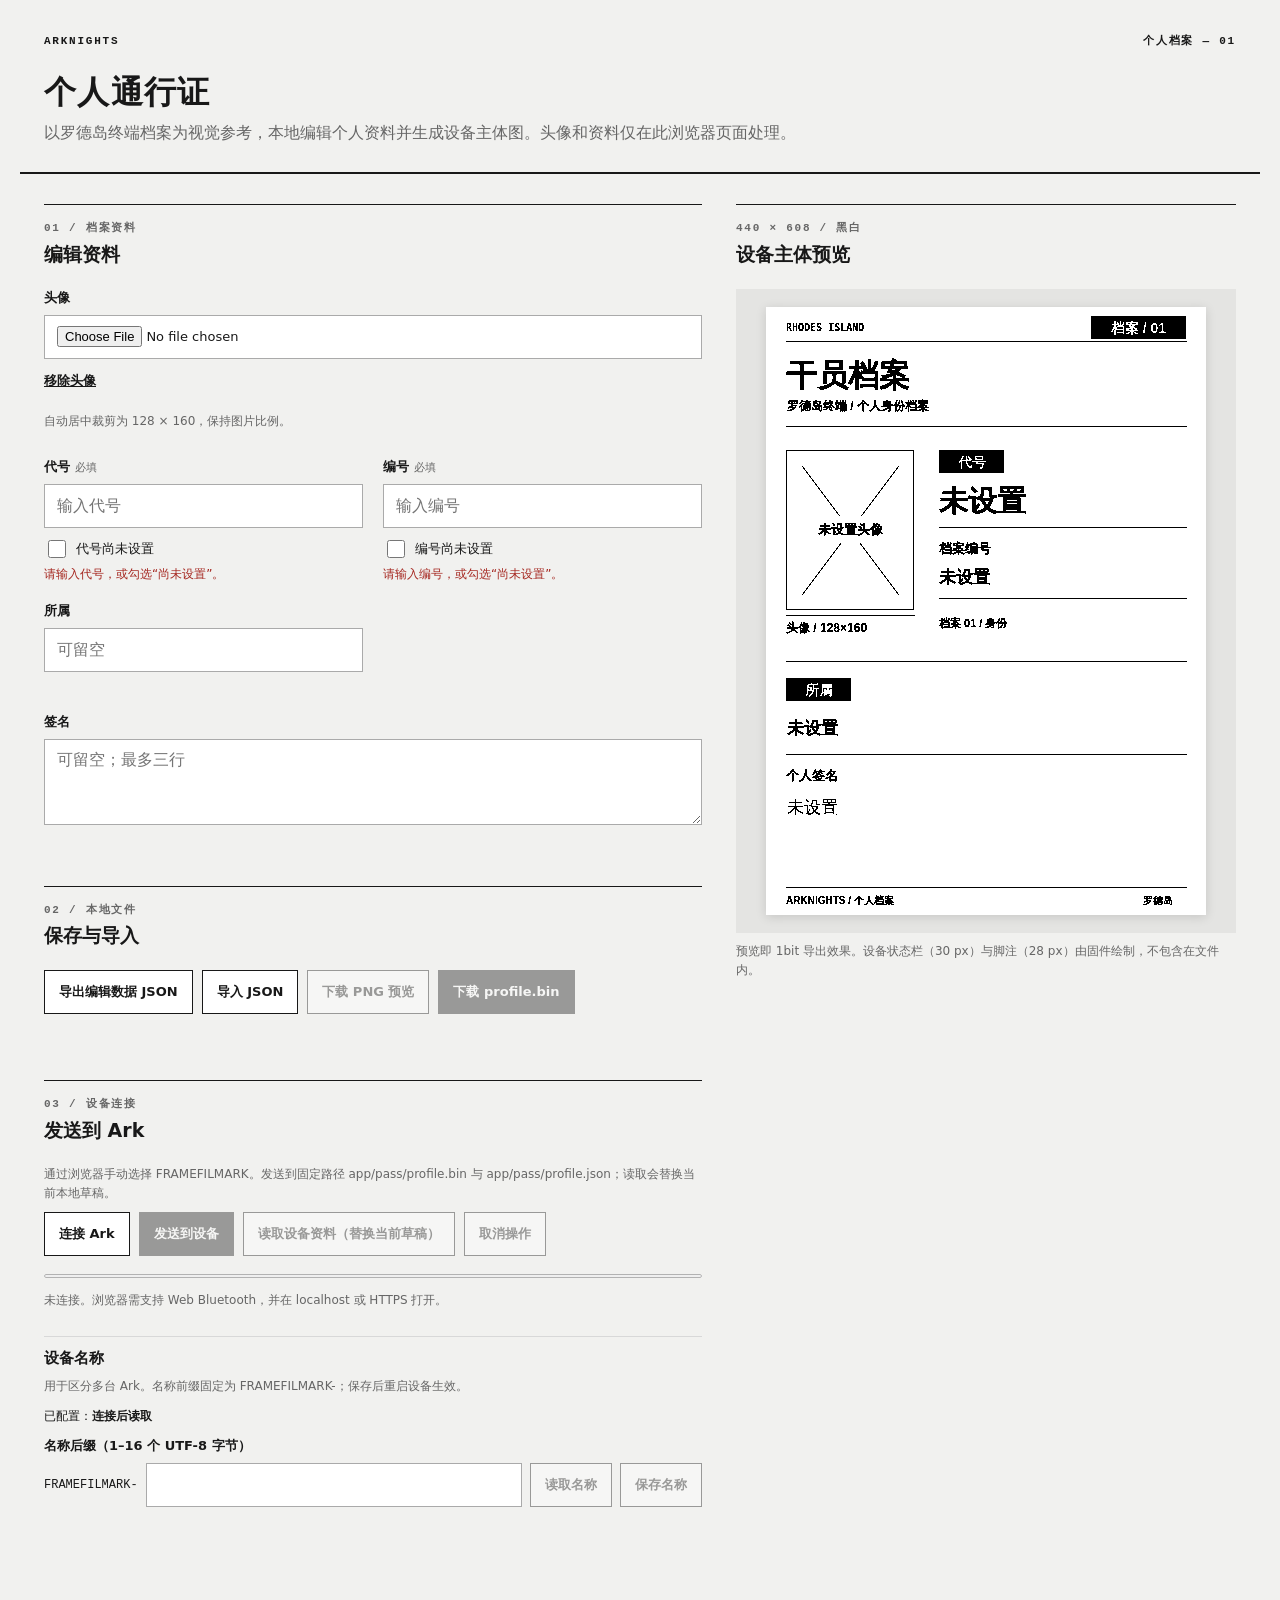
<file: tools/ark-pass-editor/index.html>
<!doctype html>
<html lang="zh-CN">
<head>
  <meta charset="utf-8">
  <meta name="viewport" content="width=device-width, initial-scale=1">
  <title>FrameFilm Ark · 通行证编辑器</title>
  <link rel="stylesheet" href="style.css?v=prts-4">
  <script src="app.js?v=prts-2" defer></script>
</head>
<body>
  <nav class="embedded-nav" aria-label="ForFilm 导航"><button id="back-to-connect" type="button" class="secondary">返回 ForFilm 连接页</button></nav>
  <header class="masthead">
    <div class="mastline"><strong>ARKNIGHTS</strong><span>个人档案 — 01</span></div>
    <h1>个人通行证</h1>
    <p>以罗德岛终端档案为视觉参考，本地编辑个人资料并生成设备主体图。头像和资料仅在此浏览器页面处理。</p>
  </header>

  <main class="workspace">
    <section class="editor" aria-labelledby="edit-title">
      <div class="section-head"><span>01 / 档案资料</span><h2 id="edit-title">编辑资料</h2></div>
      <div class="fields">
        <div class="field avatar-field">
          <label for="avatar">头像</label>
          <input id="avatar" type="file" accept="image/*">
          <button id="remove-avatar" type="button" class="text-button">移除头像</button>
          <p class="hint">自动居中裁剪为 128 × 160，保持图片比例。</p>
        </div>
        <div class="field">
          <label for="codename">代号 <span class="required">必填</span></label>
          <input id="codename" type="text" maxlength="32" autocomplete="off" placeholder="输入代号">
          <label class="unset"><input id="codename-unset" type="checkbox"> 代号尚未设置</label>
          <p class="validation" id="codename-error" aria-live="polite"></p>
        </div>
        <div class="field">
          <label for="number">编号 <span class="required">必填</span></label>
          <input id="number" type="text" maxlength="36" autocomplete="off" placeholder="输入编号">
          <label class="unset"><input id="number-unset" type="checkbox"> 编号尚未设置</label>
          <p class="validation" id="number-error" aria-live="polite"></p>
        </div>
        <div class="field">
          <label for="affiliation">所属</label>
          <input id="affiliation" type="text" maxlength="60" autocomplete="off" placeholder="可留空">
          <p class="validation" id="affiliation-error" aria-live="polite"></p>
        </div>
        <div class="field">
          <label for="signature">签名</label>
          <textarea id="signature" rows="3" maxlength="200" placeholder="可留空；最多三行"></textarea>
          <p class="validation" id="signature-error" aria-live="polite"></p>
        </div>
      </div>
      <div class="section-head actions-head"><span>02 / 本地文件</span><h2>保存与导入</h2></div>
      <div class="actions">
        <button id="export-json" type="button" class="secondary">导出编辑数据 JSON</button>
        <label class="file-button secondary" for="import-json">导入 JSON<input id="import-json" type="file" accept="application/json,.json"></label>
        <button id="download-png" type="button" class="secondary">下载 PNG 预览</button>
        <button id="download-bin" type="button" class="primary">下载 profile.bin</button>
      </div>
      <p id="file-status" class="status" role="status"></p>

      <div class="section-head actions-head"><span>03 / 设备连接</span><h2>发送到 Ark</h2></div>
      <p class="hint standalone-connection-hint">通过浏览器手动选择 FRAMEFILMARK。发送到固定路径 app/pass/profile.bin 与 app/pass/profile.json；读取会替换当前本地草稿。</p>
      <p class="hint embedded-connection-hint">使用 ForFilm 已连接的 Ark。依次发送 profile.bin 和 profile.json；读取成功后才会替换当前本地草稿。</p>
      <div class="actions">
        <button id="connect" type="button" class="secondary">连接 Ark</button>
        <button id="send" type="button" class="primary" disabled>发送到设备</button>
        <button id="read-device" type="button" class="secondary" disabled>读取设备资料（替换当前草稿）</button>
        <button id="cancel" type="button" class="secondary" disabled>取消操作</button>
      </div>
      <progress id="progress" value="0" max="100" aria-label="传输进度"></progress>
      <p id="device-status" class="status" role="status">未连接。浏览器需支持 Web Bluetooth，并在 localhost 或 HTTPS 打开。</p>
      <div class="device-name-panel" aria-labelledby="device-name-title">
        <h3 id="device-name-title">设备名称</h3>
        <p class="hint">用于区分多台 Ark。名称前缀固定为 FRAMEFILMARK-；保存后重启设备生效。</p>
        <p>已配置：<strong id="device-name-current">连接后读取</strong></p>
        <label for="device-name-suffix">名称后缀（1–16 个 UTF-8 字节）</label>
        <div class="device-name-actions"><span>FRAMEFILMARK-</span><input id="device-name-suffix" type="text" autocomplete="off" disabled><button id="device-name-read" type="button" class="secondary" disabled>读取名称</button><button id="device-name-save" type="button" class="secondary" disabled>保存名称</button></div>
        <p id="device-name-status" class="status" role="status"></p>
      </div>
    </section>

    <section class="preview-panel" aria-labelledby="preview-title">
      <div class="section-head"><span>440 × 608 / 黑白</span><h2 id="preview-title">设备主体预览</h2></div>
      <div class="preview-frame"><canvas id="preview" width="440" height="608" role="img" aria-label="通行证主体预览"></canvas></div>
      <p class="hint">预览即 1bit 导出效果。设备状态栏（30 px）与脚注（28 px）由固件绘制，不包含在文件内。</p>
    </section>
  </main>
</body>
</html>
</file>
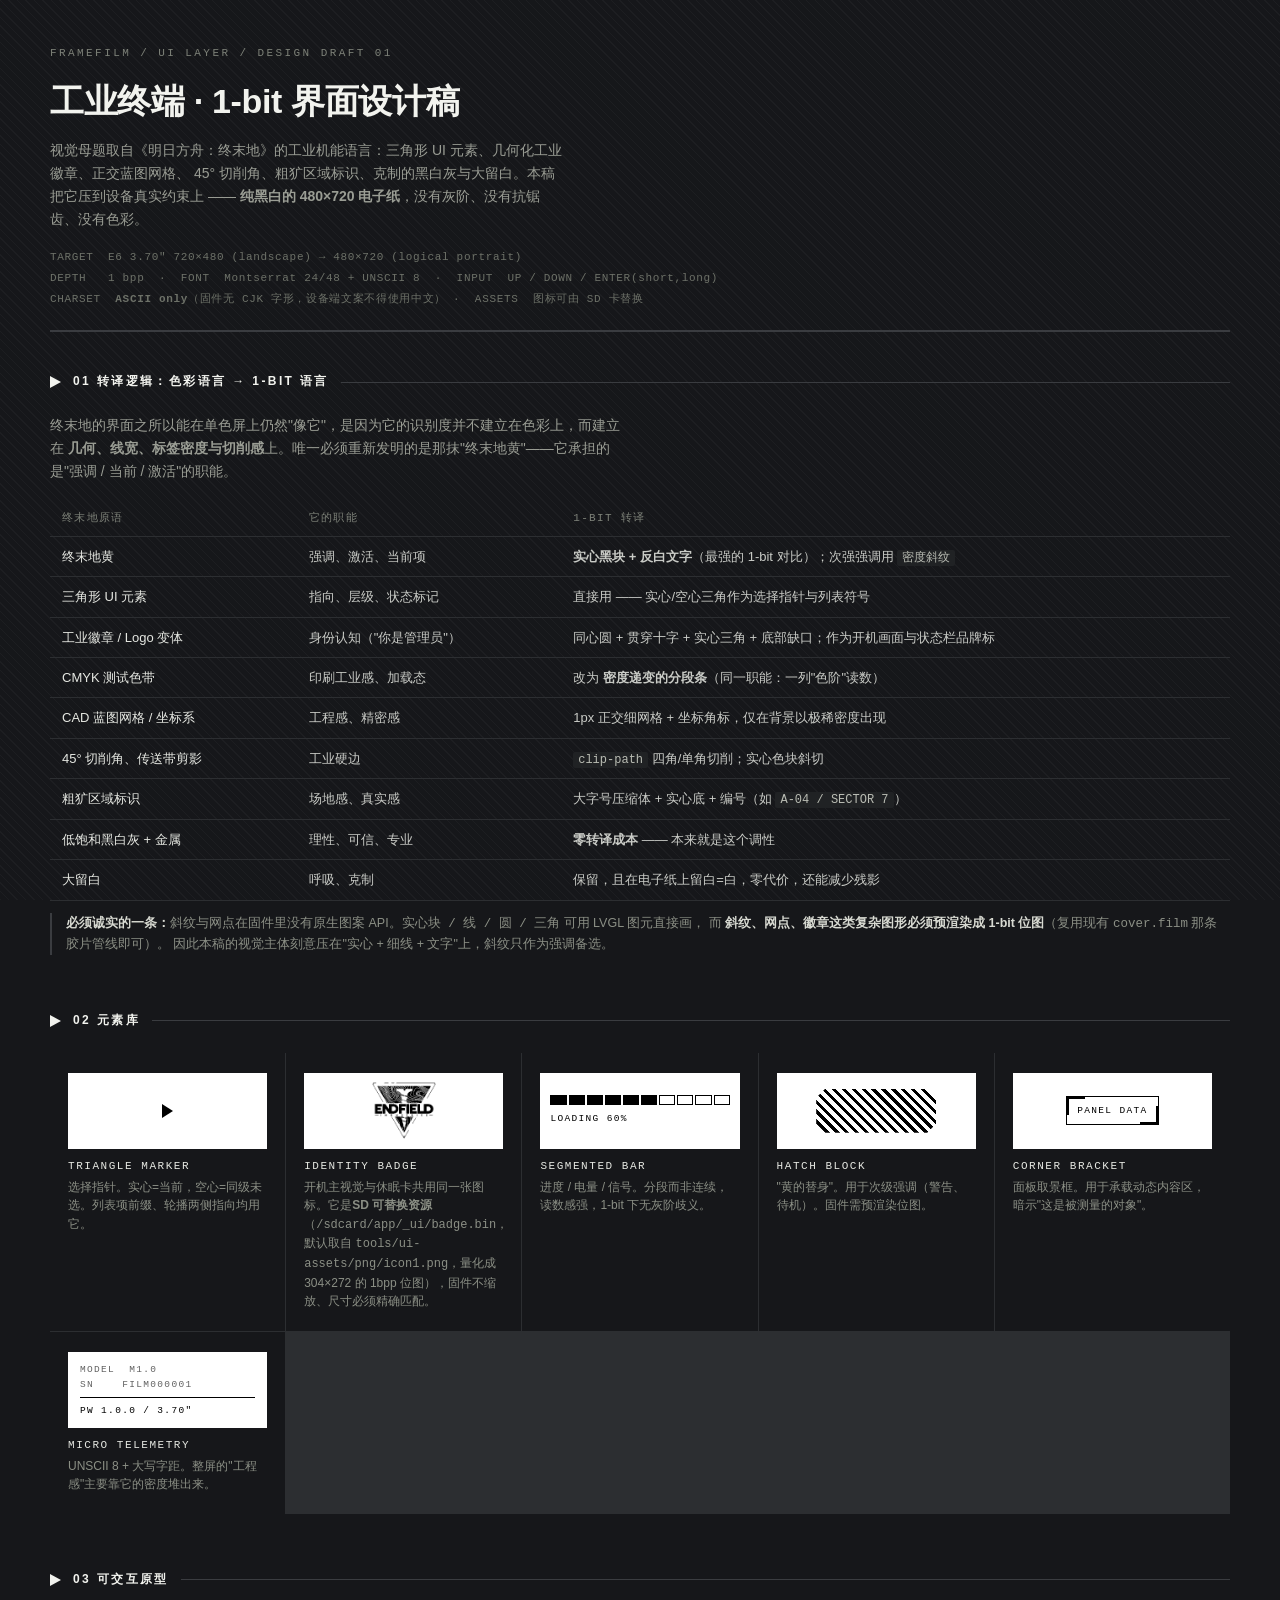
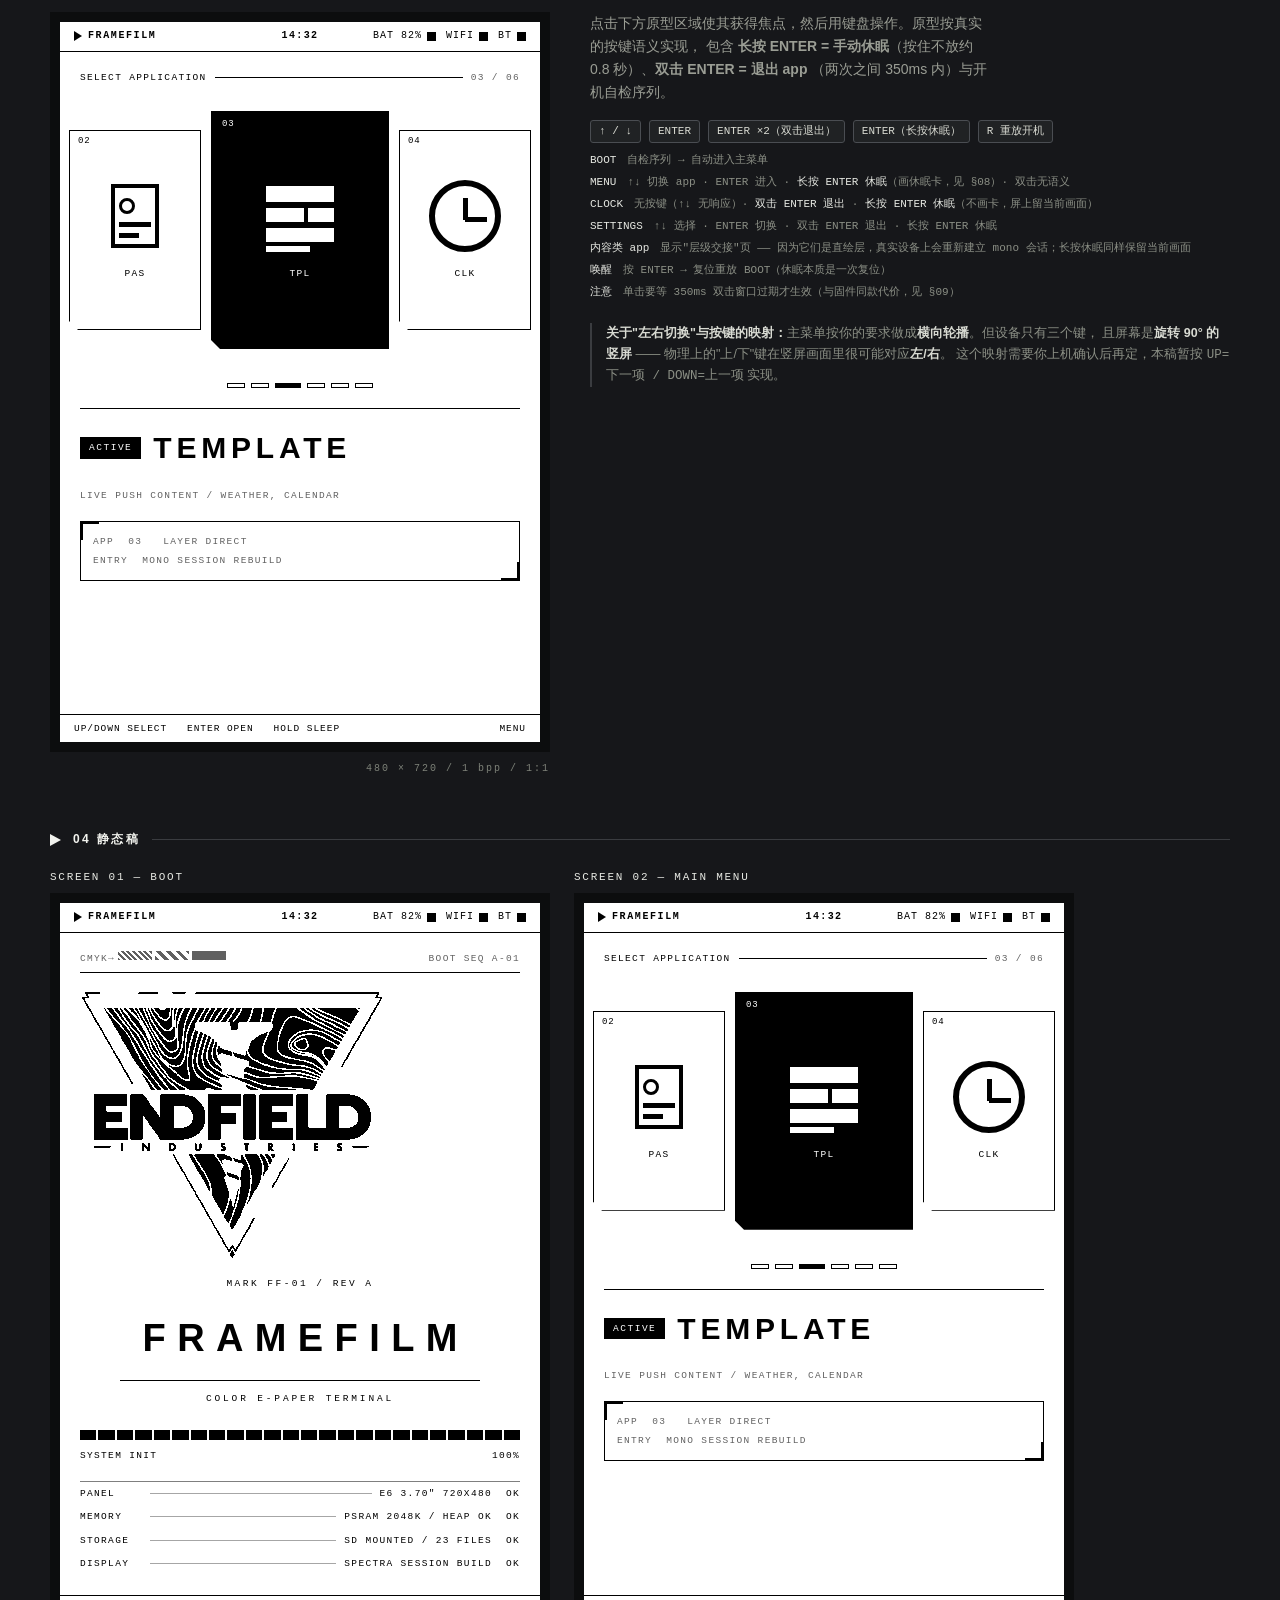
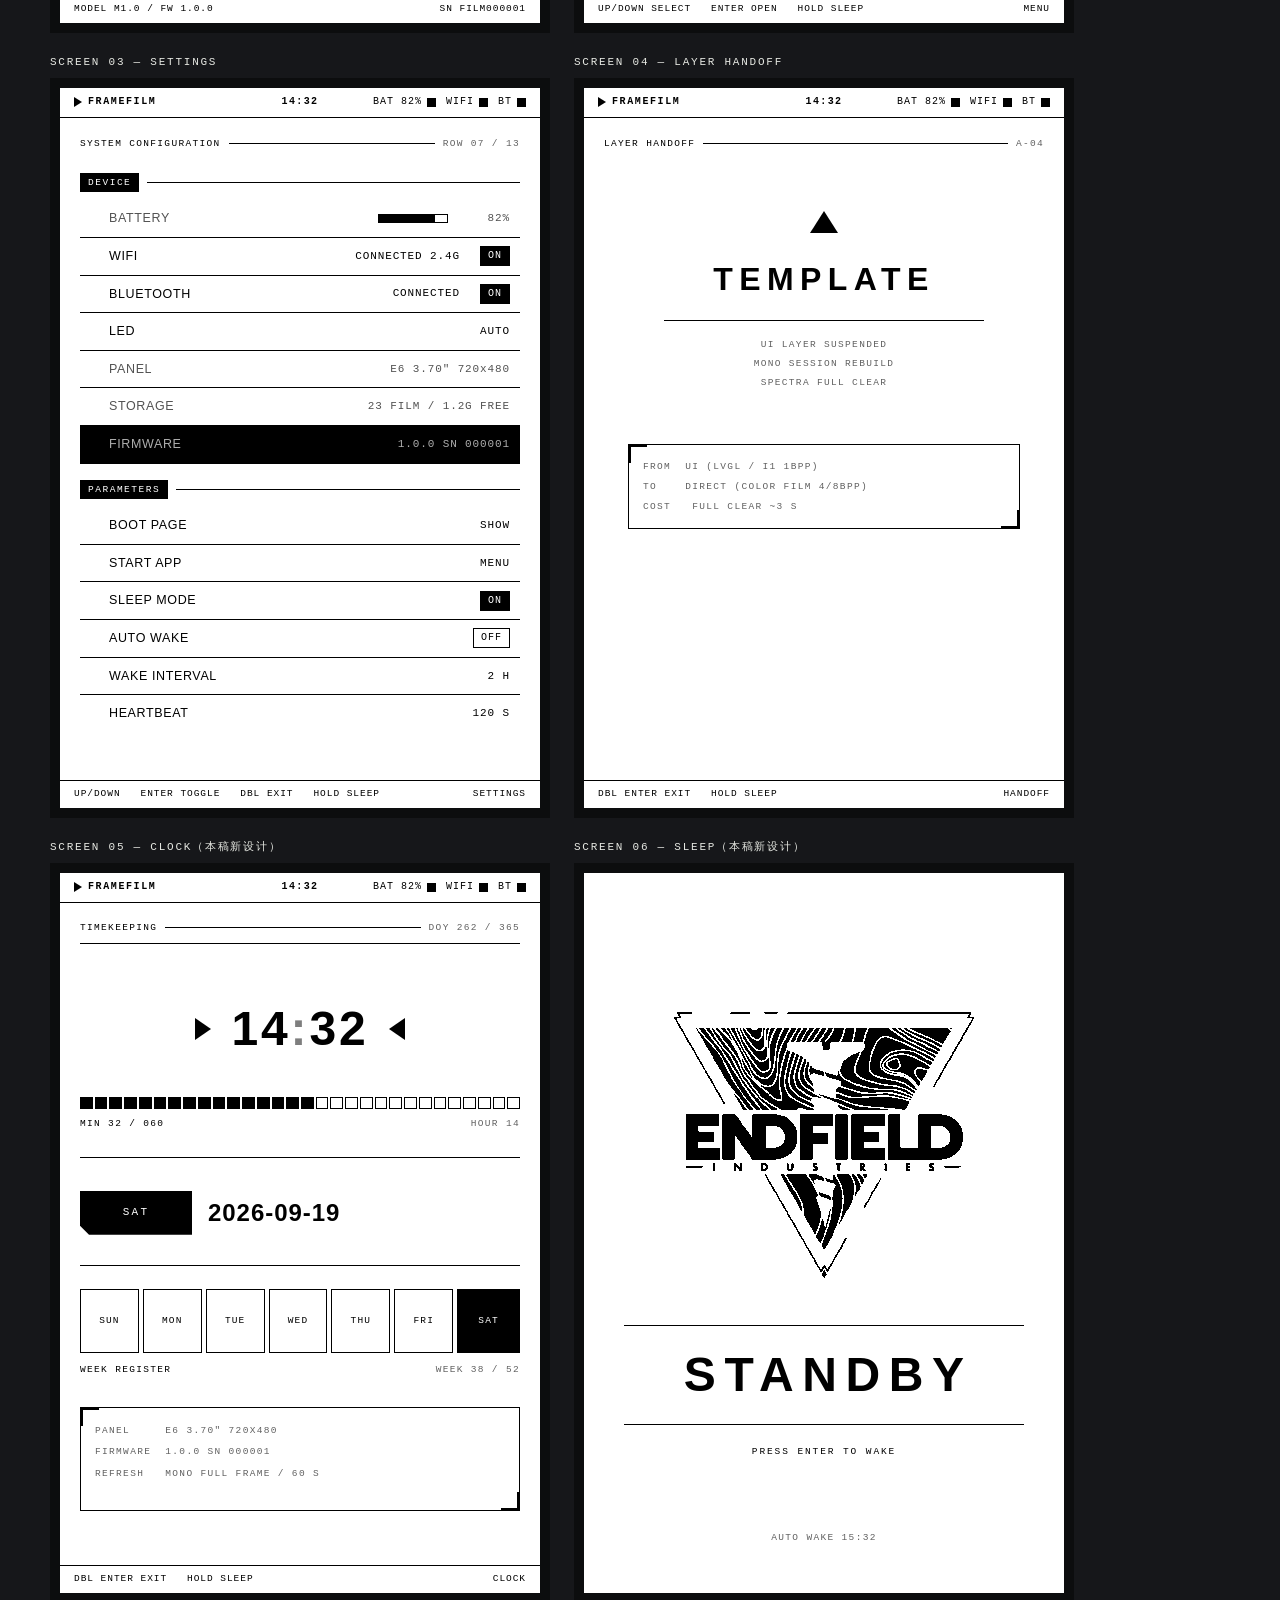
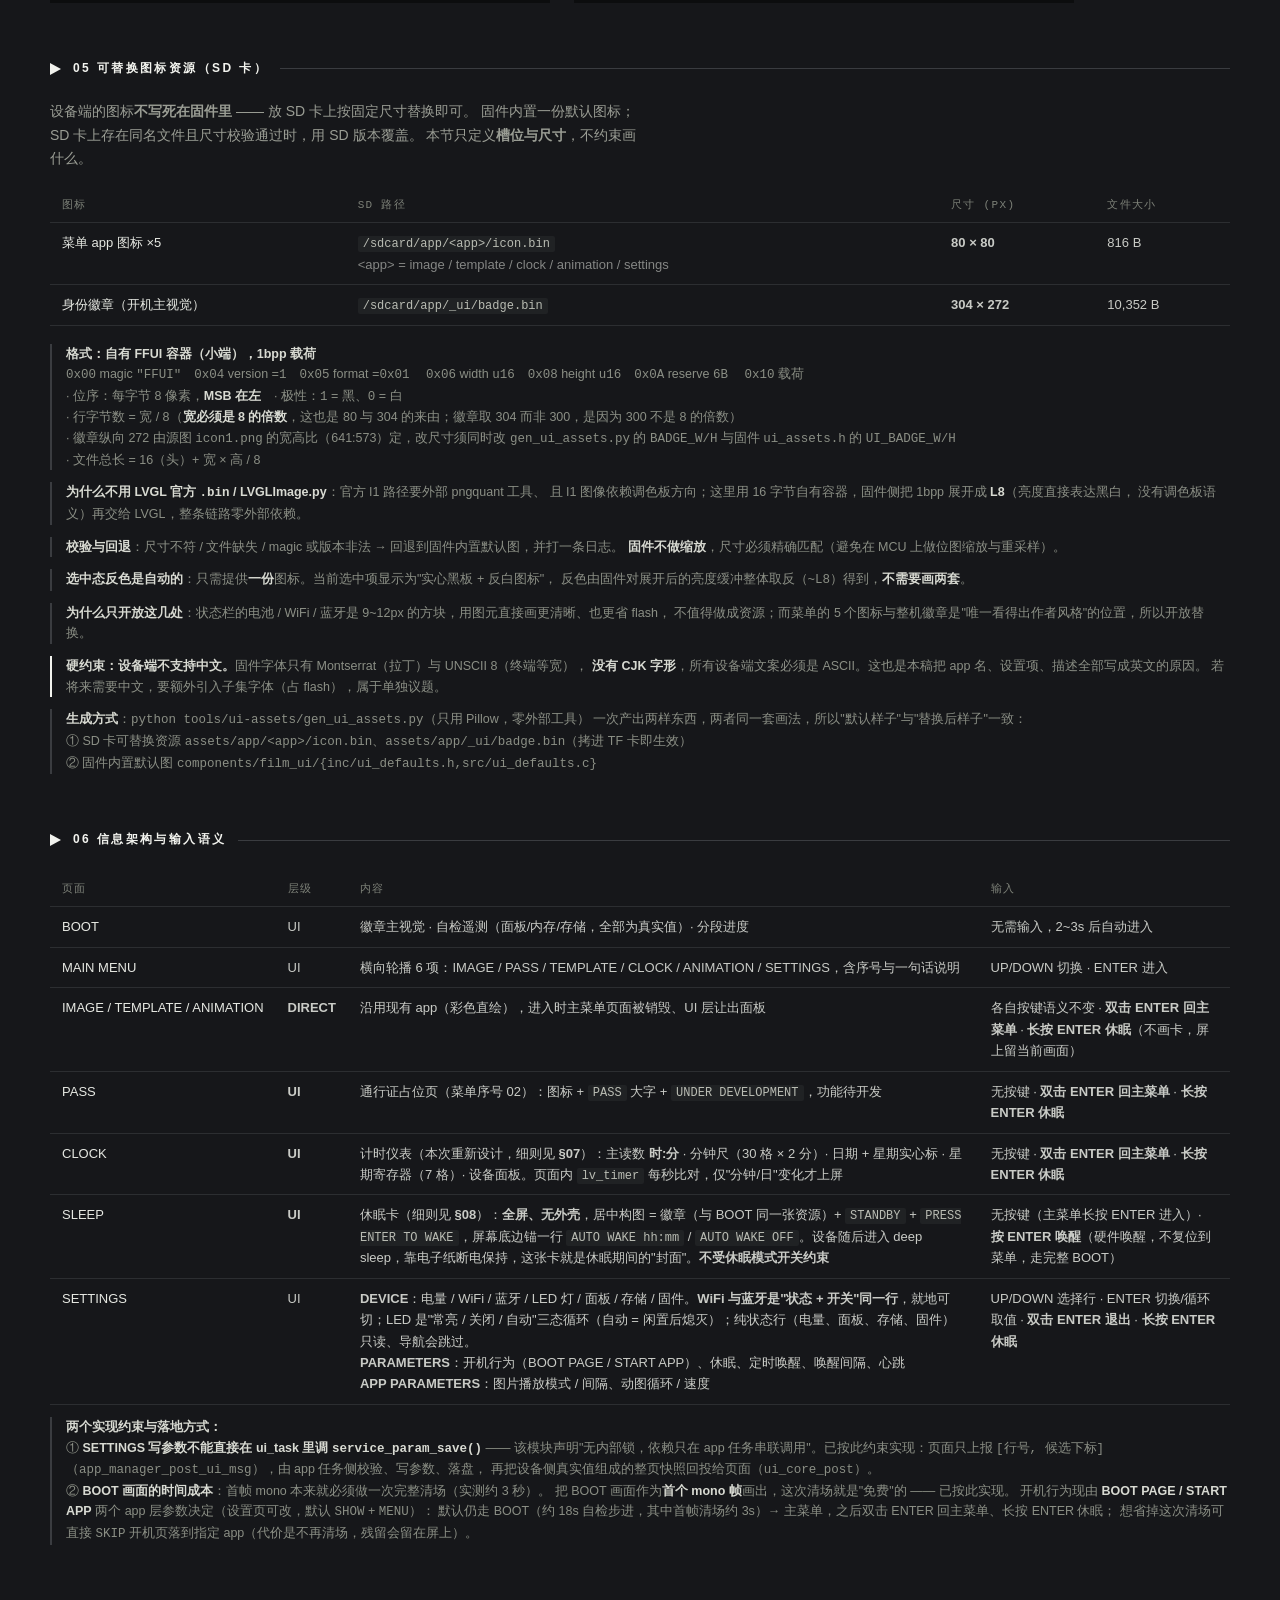
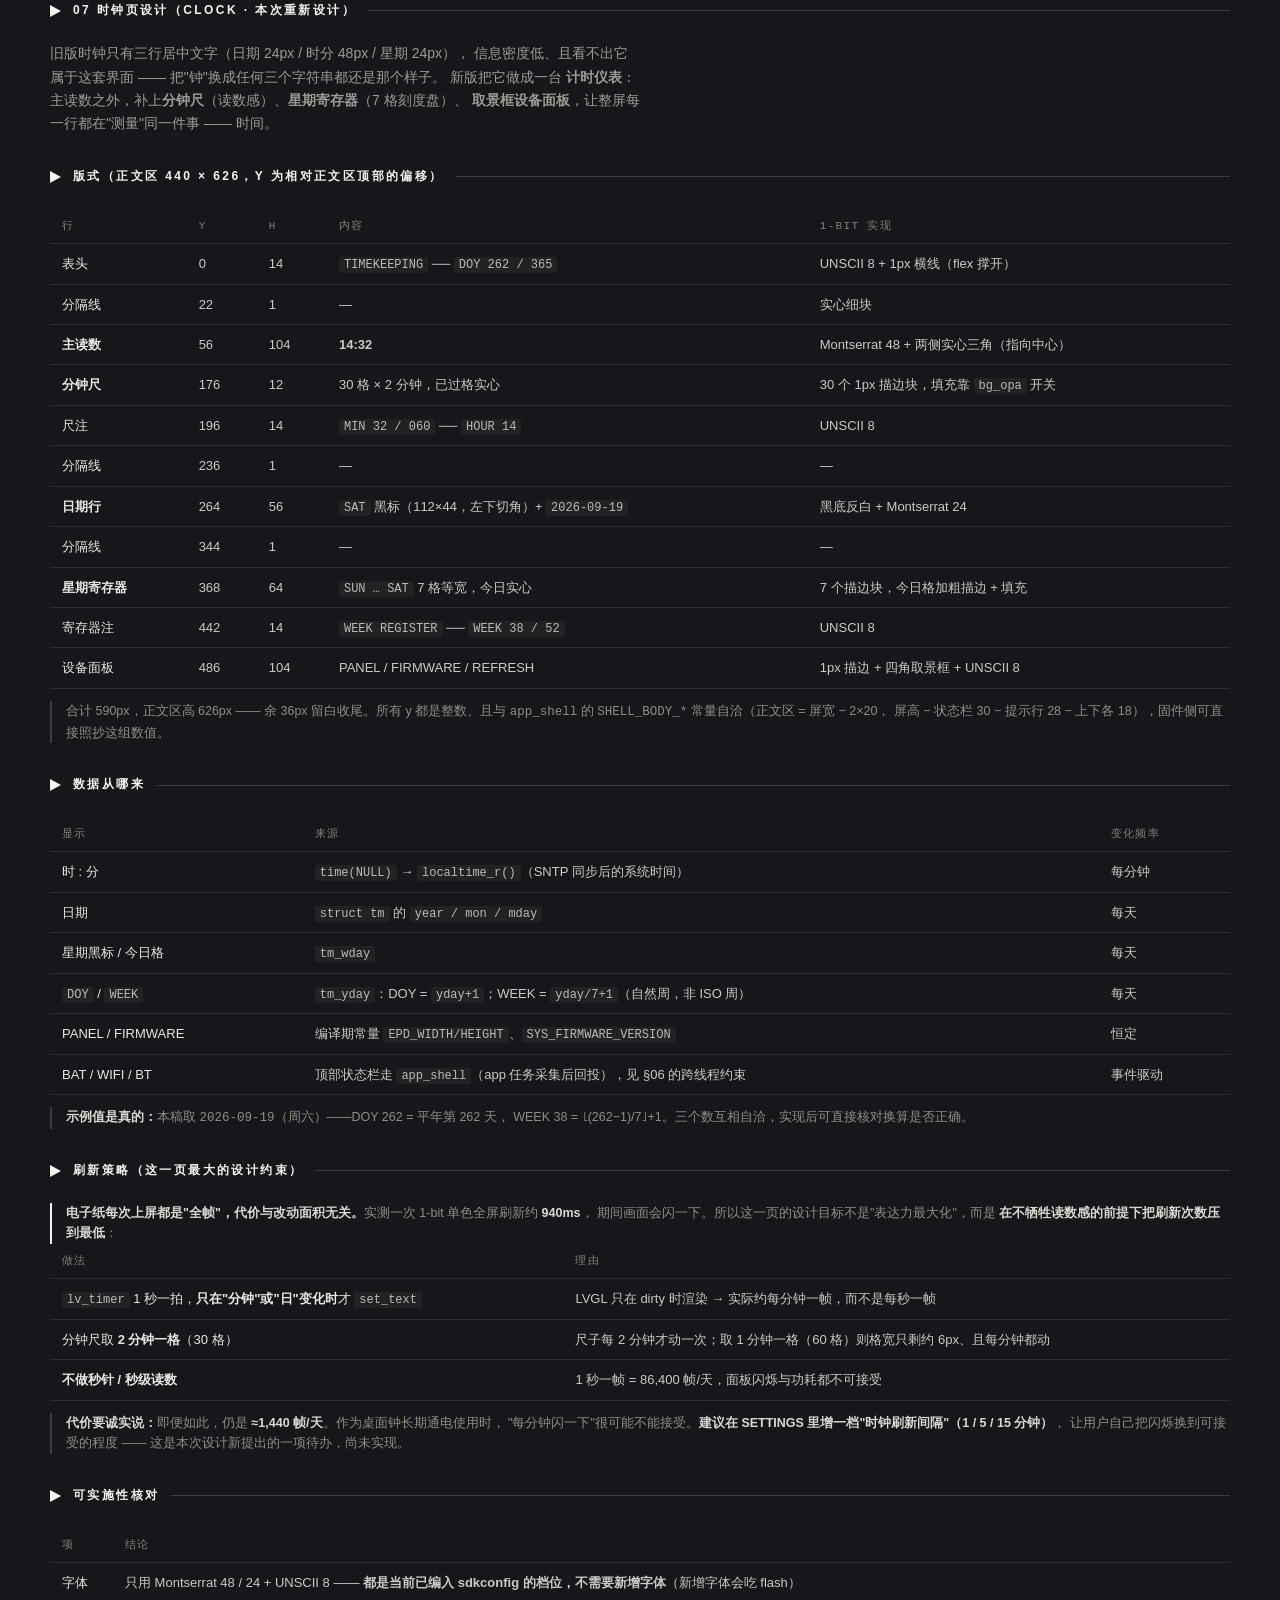
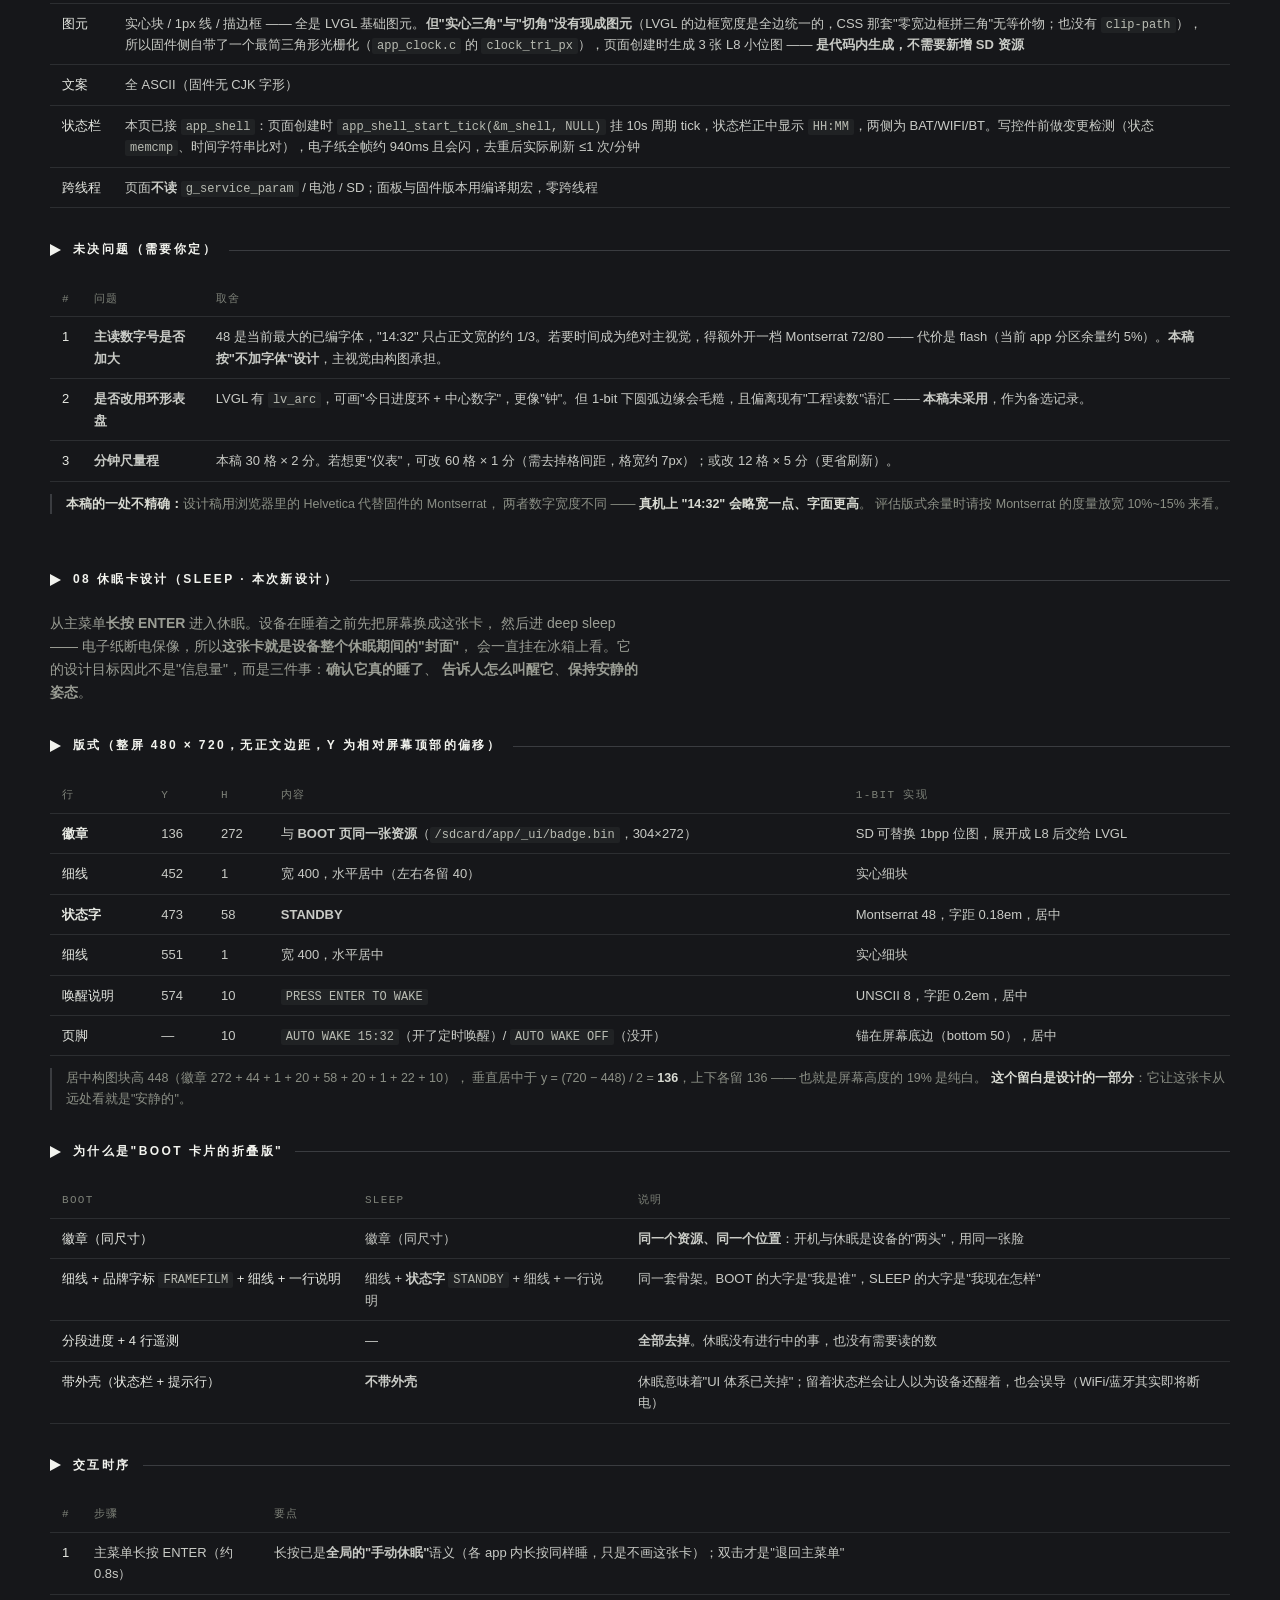
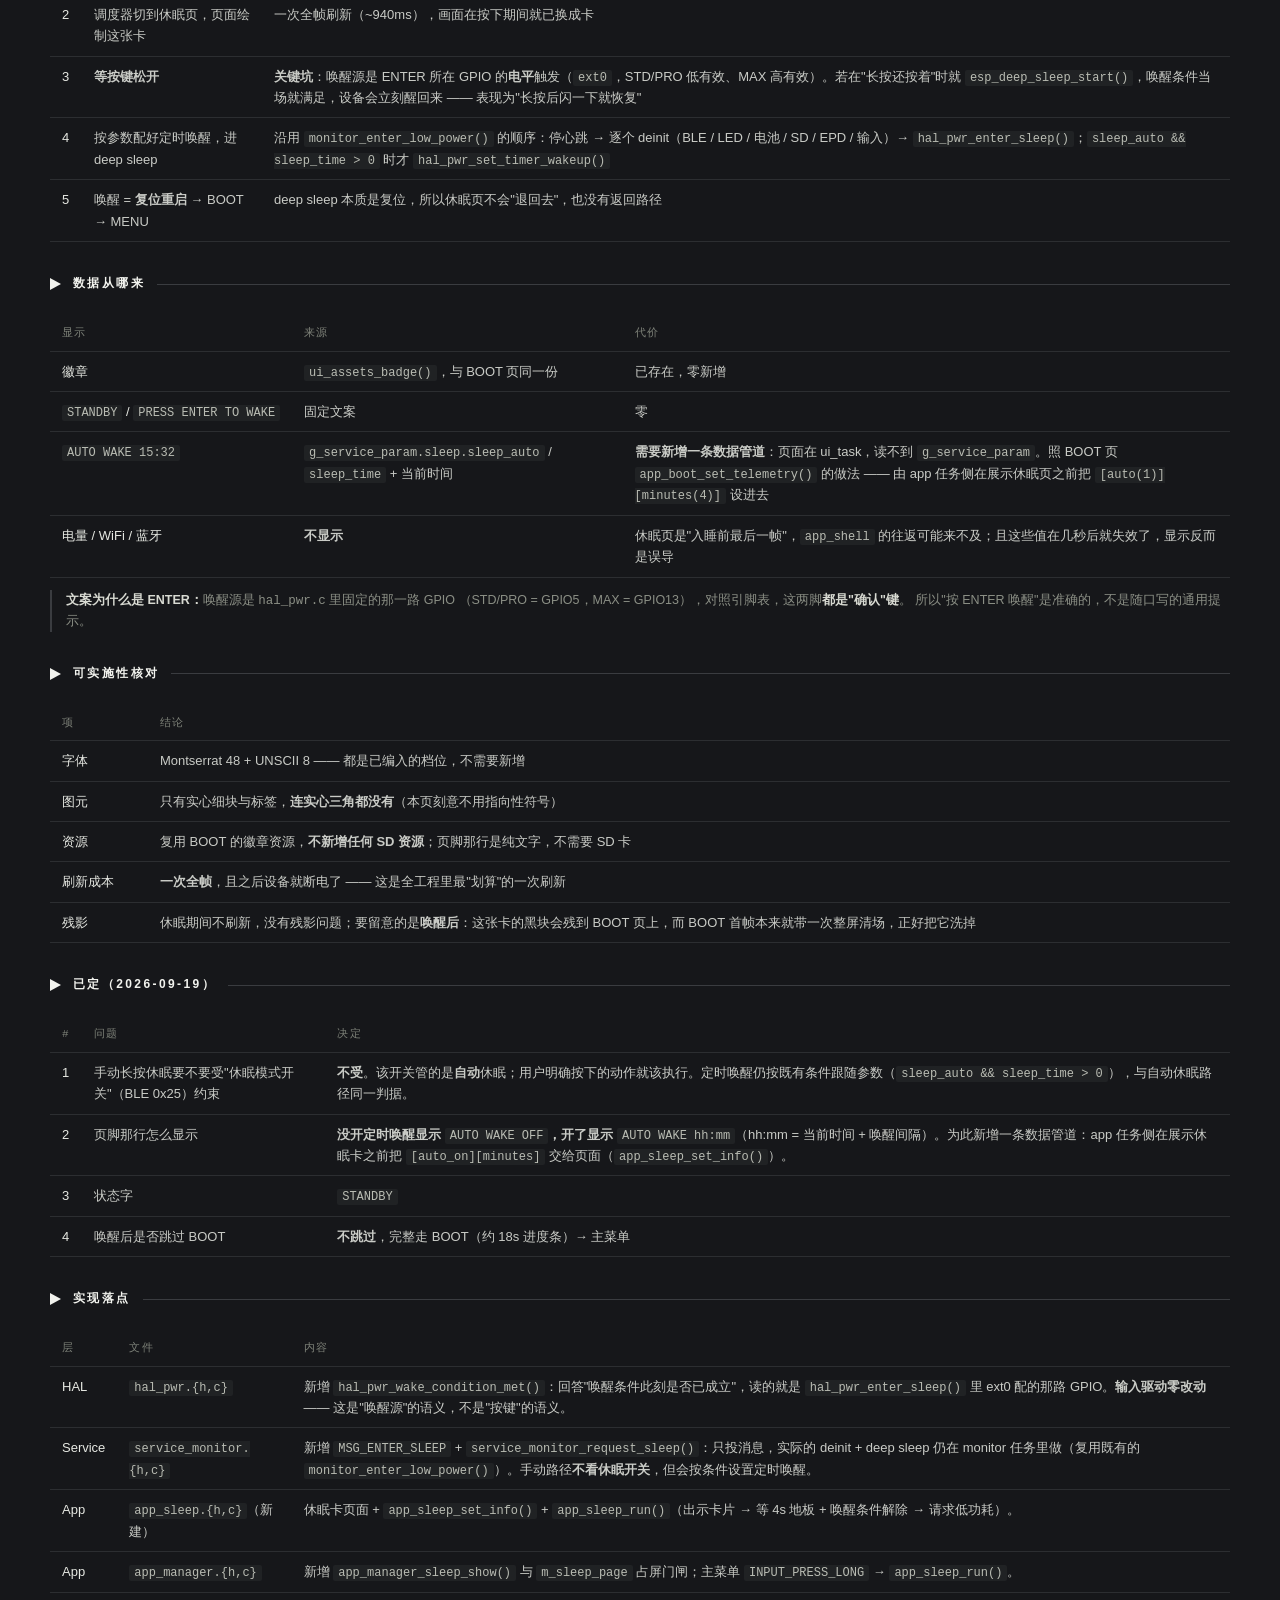
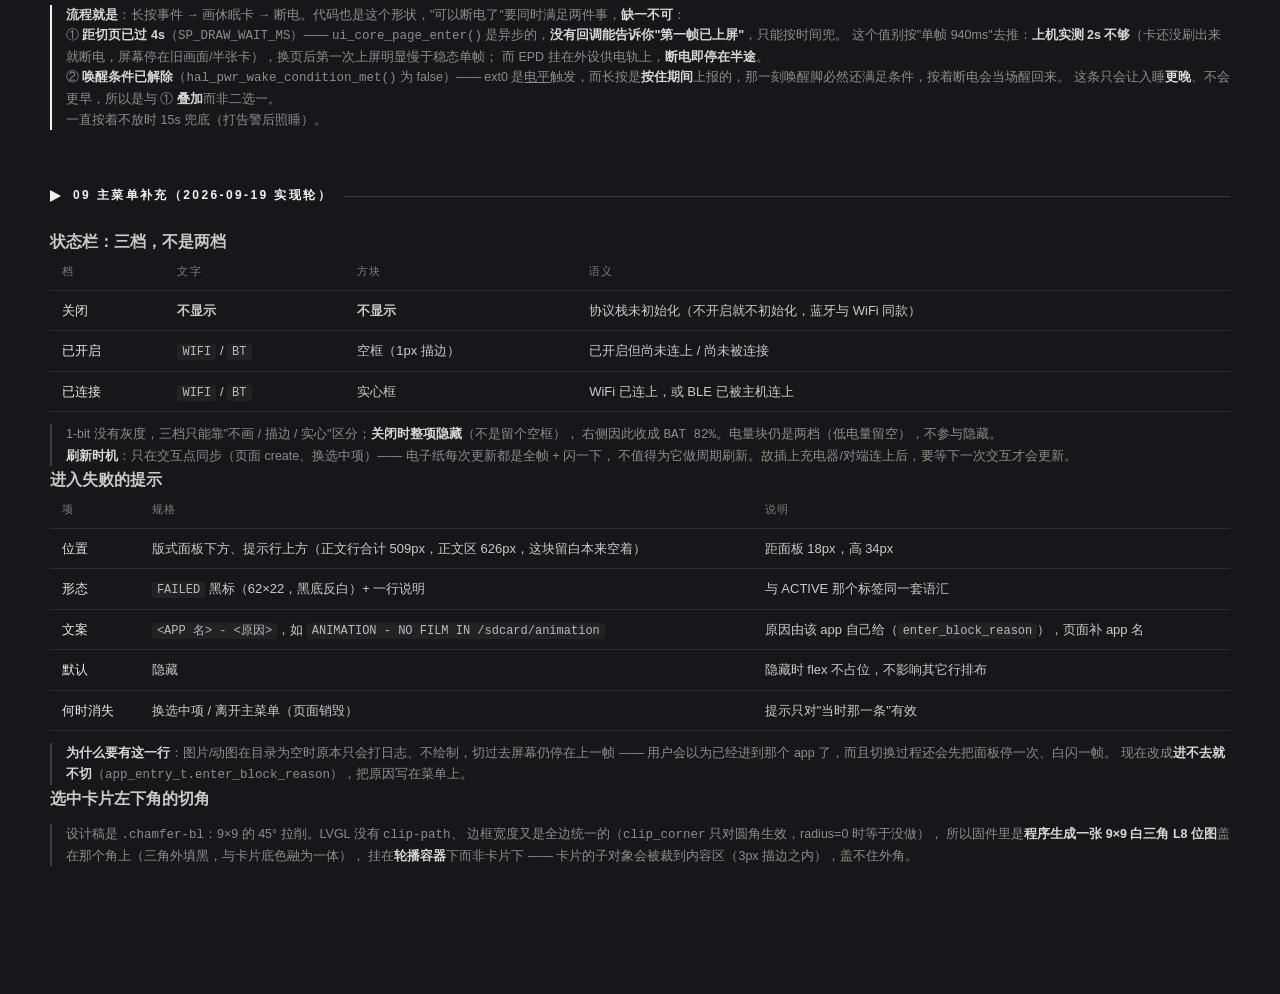
<file: tools/ui-mockup/index.html>
<!DOCTYPE html>
<html lang="zh-CN">
<head>
<meta charset="utf-8">
<meta name="viewport" content="width=device-width,initial-scale=1">
<title>FrameFilm UI 设计稿 · 工业终端（终末地风格）· 1-bit</title>
<style>
/* ============================================================
   FrameFilm UI — 设计稿 / 可交互原型
   目标设备：E6 3.70" 720x480 彩色电子纸，物理旋转 90° → 逻辑竖屏 480x720
   渲染约束：**纯 1-bit**（只有黑 / 白，无灰阶、无抗锯齿、无阴影、无渐变）
   ============================================================ */

:root{
  /* 1-bit 调色板：只有两个值 */
  --ink:#000; --paper:#fff;
  /* 电子纸实际"白"偏黄绿，仅用于模拟面板观感（设计稿仍按纯白评审） */
  --panel-tint:#e9ebdd;
  --hair:1px;
  /* 版式 */
  --u:8px;                 /* 基础栅格单位 */
  --pad:20px;              /* 屏内安全边距 */
  --font-ui:'Helvetica Neue',Helvetica,Arial,'PingFang SC',sans-serif;
  --font-mono:ui-monospace,'SFMono-Regular',Menlo,Consolas,'Courier New',monospace;
}
*{margin:0;padding:0;box-sizing:border-box}
html{-webkit-text-size-adjust:100%}
body{
  background:#16171a; color:#c9cbc6;
  font:14px/1.65 var(--font-ui);
  padding:48px 24px 96px;
}
body::before{ /* 页面底噪：极稀的斜纹，暗示"工程图纸"而非装饰 */
  content:'';position:fixed;inset:0;pointer-events:none;z-index:0;
  background-image:repeating-linear-gradient(45deg,rgba(255,255,255,.03) 0 1px,transparent 1px 6px);
}
.wrap{position:relative;z-index:1;max-width:1180px;margin:0 auto}

/* ---------- 页面标题 ---------- */
.masthead{border-bottom:2px solid #3a3c40;padding-bottom:20px;margin-bottom:40px}
.masthead .kicker{font:11px/1 var(--font-mono);letter-spacing:.22em;color:#7d8178;text-transform:uppercase}
.masthead h1{font-size:34px;font-weight:700;letter-spacing:-.01em;color:#f2f3ee;margin:14px 0 10px}
.masthead p{max-width:66ch;color:#9a9d94;font-size:14px}
.masthead .meta{margin-top:16px;font:11px/1.9 var(--font-mono);color:#6d7168;letter-spacing:.06em}

/* ---------- 章节 ---------- */
section{margin-bottom:56px}
h2{font-size:12px;letter-spacing:.2em;text-transform:uppercase;color:#f2f3ee;
   display:flex;align-items:center;gap:12px;margin-bottom:22px;font-weight:700}
h2::before{content:'';width:0;height:0;border-left:11px solid #f2f3ee;border-top:6px solid transparent;border-bottom:6px solid transparent;flex:none}
h2::after{content:'';height:1px;background:#3a3c40;flex:1}

/* ---------- 规格表 ---------- */
table{width:100%;border-collapse:collapse;font-size:13px}
th,td{text-align:left;padding:9px 12px;border-bottom:1px solid #2c2e31;vertical-align:top}
th{font:11px/1.5 var(--font-mono);letter-spacing:.12em;color:#7d8178;text-transform:uppercase;font-weight:400}
td:first-child{color:#e6e8e2;white-space:nowrap}
td code{font:12px/1.5 var(--font-mono);color:#b9bcb3;background:#202224;padding:1px 5px;border-radius:2px}
.note{font-size:12.5px;color:#8b8f85;margin-top:12px;padding-left:14px;border-left:2px solid #3a3c40}
.note b{color:#d8dad2;font-weight:600}

/* ---------- 元素库 ---------- */
.elgrid{display:grid;grid-template-columns:repeat(auto-fill,minmax(196px,1fr));gap:1px;background:#2c2e31}
.el{background:#16171a;padding:20px 18px}
.el .box{height:76px;background:var(--paper);color:var(--ink);display:flex;align-items:center;justify-content:center;overflow:hidden;margin-bottom:12px}
.el h4{font:11px/1 var(--font-mono);letter-spacing:.14em;color:#e6e8e2;margin-bottom:6px;text-transform:uppercase}
.el p{font-size:12px;color:#8b8f85;line-height:1.55}

/* ---- 1-bit 图形语汇（全部可用 CSS 硬边实现，无渐变无阴影） ---- */
/* 45° 四角切角：终末地标志性的"切削"感 */
.chamfer{clip-path:polygon(9px 0,calc(100% - 9px) 0,100% 9px,100% calc(100% - 9px),calc(100% - 9px) 100%,9px 100%,0 calc(100% - 9px),0 9px)}
.chamfer-bl{clip-path:polygon(0 0,100% 0,100% 100%,9px 100%,0 calc(100% - 9px))}
/* 实心三角：终末地的核心 UI 符号 */
.tri{width:0;height:0}
.tri-r{border-left:11px solid var(--ink);border-top:7px solid transparent;border-bottom:7px solid transparent}
.tri-l{border-right:11px solid var(--ink);border-top:7px solid transparent;border-bottom:7px solid transparent}
.tri-u{border-bottom:11px solid var(--ink);border-left:7px solid transparent;border-right:7px solid transparent}
/* 黄→黑的职能替代：密度斜纹（"强调"用） */
.hatch{background-image:repeating-linear-gradient(45deg,var(--ink) 0 3px,transparent 3px 7px)}
.hatch-d{background-image:repeating-linear-gradient(45deg,var(--ink) 0 2px,transparent 2px 4px)}
/* 网点：模拟 1-bit 下的"灰阶"（本稿仅示意，固件需预渲染位图） */
.dither{background-image:conic-gradient(var(--ink) 25%,var(--paper) 0 50%,var(--ink) 0 75%,var(--paper) 0);background-size:3px 3px}
/* 角标括号：工业面板的"取景框" */
.bracket{position:relative}
.bracket::before,.bracket::after{content:'';position:absolute;width:16px;height:16px;border:2px solid var(--ink)}
.bracket::before{left:0;top:0;border-right:0;border-bottom:0}
.bracket::after{right:0;bottom:0;border-left:0;border-top:0}
/* 分段进度条（终末地/工程仪表常见） */
.seg{display:flex;gap:2px}
.seg i{flex:1;height:10px;background:transparent;border:1px solid var(--ink)}
.seg i.on{background:var(--ink)}

/* ---------- 原型机位 ---------- */
.stage{display:grid;grid-template-columns:500px 1fr;gap:40px;align-items:start}
@media (max-width:1000px){.stage{grid-template-columns:1fr}}
/* 屏体 480x720 物理像素 1:1，外面套一层 10px"设备边框"。
   注意 content-box：让 width/height 明确表示**屏幕本身**，
   否则边框会被 border-box 从 480x720 里扣掉，屏体实际只有 460x700 ——
   那样"1:1"就是假的，稿上的坐标也不再等于固件里的坐标。 */
.device{
  width:480px;height:720px;position:relative;flex:none;box-sizing:content-box;
  background:#0c0d0e;padding:10px;
}
.device-inner{width:100%;height:100%;background:var(--paper);color:var(--ink);position:relative;overflow:hidden;font-family:var(--font-ui)}
.device-tag{font:10px/1 var(--font-mono);letter-spacing:.2em;color:#7d8178;margin-top:12px;text-align:right}

/* ---------- 屏内组件 ---------- */
.status{position:relative;height:30px;display:flex;align-items:center;gap:10px;padding:0 14px;
        border-bottom:1px solid var(--ink);font:10px/1 var(--font-mono);letter-spacing:.1em}
.status .brand{display:flex;align-items:center;gap:6px;font-weight:700;letter-spacing:.16em}
.status .sp{flex:1}
.status .clock{position:absolute;left:50%;transform:translateX(-50%);font-weight:700;letter-spacing:.14em}
.status .cell{display:flex;align-items:center;gap:5px}
.pip{width:9px;height:9px;border:1px solid var(--ink)}
.pip.on{background:var(--ink)}
.foot{position:absolute;left:0;right:0;bottom:0;height:28px;display:flex;align-items:center;
      gap:10px;padding:0 14px;border-top:1px solid var(--ink);font:9.5px/1 var(--font-mono);letter-spacing:.1em}
.foot .sp{flex:1}
.body{position:absolute;left:0;right:0;top:30px;bottom:28px;padding:18px var(--pad)}
.micro{font:9.5px/1.6 var(--font-mono);letter-spacing:.14em;text-transform:uppercase}
.dim{opacity:.62}
.rule{height:1px;background:var(--ink)}
.vrule{width:1px;background:var(--ink)}

/* 休眠卡：全屏、不带外壳的居中构图（徽章 → 线 → 大字 → 线 → 一行说明）。
   数值与固件 app_sleep.c 的 y 偏移一一对应，块高 448、屏高 720 → 上下各留 136。 */
.sleepcard{position:absolute;left:0;right:0;top:136px;display:flex;flex-direction:column;align-items:center}
.sleepcard>*{flex:none}
.sleepcard .rule{width:400px}

/* 轮播：容器比"当前卡片"高出约 52px，给下方指示点留出呼吸 */
.carousel{display:flex;align-items:center;justify-content:center;gap:10px;height:290px}
.plate{width:132px;height:200px;border:1px solid var(--ink);display:flex;align-items:center;justify-content:center;position:relative}
.plate.cur{width:178px;height:238px;background:var(--ink);color:var(--paper);border-width:3px}
.plate .idx{position:absolute;top:6px;left:8px;font:9px/1 var(--font-mono);letter-spacing:.1em}
.glyph{width:76px;height:76px;position:relative}
.glyph i{position:absolute;background:currentColor}
.dots{display:flex;gap:6px;justify-content:center;margin-top:8px}
.dots b{width:22px;height:5px;border:1px solid var(--ink)}
.dots b.on{background:var(--ink)}

/* 时钟页：分钟尺 + 星期寄存器。两者都是"分段读数"，与 .seg 同一族语汇 */
.gauge{display:flex;gap:2px}
.gauge i{flex:1;border:1px solid var(--ink);background:transparent}
.gauge i.on{background:var(--ink)}
.weekstrip{display:flex;gap:4px}
.weekstrip .wk{flex:1;border:1px solid var(--ink);display:flex;align-items:center;justify-content:center;
               font:9.5px/1 var(--font-mono);letter-spacing:.12em}
.weekstrip .wk.on{background:var(--ink);color:var(--paper);border-width:3px}

/* 设置行 */
.sec-head{display:flex;align-items:center;gap:8px;margin:16px 0 8px}
.sec-head .tab{background:var(--ink);color:var(--paper);font:9.5px/1 var(--font-mono);letter-spacing:.16em;padding:5px 8px}
.sec-head .line{flex:1;height:1px;background:var(--ink)}
.row{display:flex;align-items:center;gap:10px;padding:8px 10px;border-bottom:1px solid var(--ink);font-size:12.5px}
.row:last-child{border-bottom:0}
.row.sel{background:var(--ink);color:var(--paper)}
.row .k{flex:1;letter-spacing:.05em}
.row .v{font:11px/1 var(--font-mono);letter-spacing:.08em}
.row.ro .k,.row.ro .v{opacity:.68}
/* 开关：OFF 描边空心；ON 实心。文字必须相对自身底色反色，两种行态下都要可读 */
.toggle{border:1px solid currentColor;padding:2px 7px;font:10px/1.4 var(--font-mono);letter-spacing:.1em}
.toggle.on{background:currentColor}
.toggle.on span{color:var(--paper)}
.row.sel .toggle.on span{color:var(--ink)}
.bar{width:70px;height:9px;border:1px solid currentColor;position:relative}
.bar u{position:absolute;left:0;top:0;bottom:0;background:currentColor}

/* 静态稿列表 */
.shots{display:flex;gap:24px;flex-wrap:wrap}
.shot{width:500px}
.shot h4{font:11px/1 var(--font-mono);letter-spacing:.16em;color:#e6e8e2;margin-bottom:10px}
.shot .device{transform-origin:top left}
.shot .device-inner *{}

/* 键盘提示 */
.keys{display:flex;gap:8px;flex-wrap:wrap;margin-top:16px}
kbd{font:11px/1 var(--font-mono);border:1px solid #4a4d52;background:#202224;color:#d8dad2;padding:5px 8px;border-radius:3px}
.klist{font:11px/2 var(--font-mono);color:#8b8f85;margin-top:6px}
.klist b{color:#e6e8e2;font-weight:400}
</style>
</head>
<body>
<div class="wrap">

<header class="masthead">
  <div class="kicker">FrameFilm / UI Layer / Design Draft 01</div>
  <h1>工业终端 · 1-bit 界面设计稿</h1>
  <p>视觉母题取自《明日方舟：终末地》的工业机能语言：三角形 UI 元素、几何化工业徽章、正交蓝图网格、
     45° 切削角、粗犷区域标识、克制的黑白灰与大留白。本稿把它压到设备真实约束上 ——
     <strong>纯黑白的 480×720 电子纸</strong>，没有灰阶、没有抗锯齿、没有色彩。</p>
  <div class="meta">
    TARGET &nbsp;E6 3.70" 720×480 (landscape) → 480×720 (logical portrait)<br>
    DEPTH &nbsp;&nbsp;1 bpp &nbsp;·&nbsp; FONT &nbsp;Montserrat 24/48 + UNSCII 8 &nbsp;·&nbsp; INPUT &nbsp;UP / DOWN / ENTER(short,long)<br>
    CHARSET &nbsp;<strong>ASCII only</strong>（固件无 CJK 字形，设备端文案不得使用中文）&nbsp;·&nbsp; ASSETS &nbsp;图标可由 SD 卡替换
  </div>
</header>

<!-- ============ 1. 转译逻辑 ============ -->
<section>
  <h2>01 转译逻辑：色彩语言 → 1-bit 语言</h2>
  <p style="max-width:74ch;color:#9a9d94">终末地的界面之所以能在单色屏上仍然"像它"，是因为它的识别度并不建立在色彩上，而建立在
     <strong>几何、线宽、标签密度与切削感</strong>上。唯一必须重新发明的是那抹"终末地黄"——它承担的是"强调 / 当前 / 激活"的职能。</p>
  <table style="margin-top:18px">
    <tr><th>终末地原语</th><th>它的职能</th><th>1-bit 转译</th></tr>
    <tr><td>终末地黄</td><td>强调、激活、当前项</td><td><b>实心黑块 + 反白文字</b>（最强的 1-bit 对比）；次强强调用 <code>密度斜纹</code></td></tr>
    <tr><td>三角形 UI 元素</td><td>指向、层级、状态标记</td><td>直接用 —— 实心/空心三角作为选择指针与列表符号</td></tr>
    <tr><td>工业徽章 / Logo 变体</td><td>身份认知（"你是管理员"）</td><td>同心圆 + 贯穿十字 + 实心三角 + 底部缺口；作为开机画面与状态栏品牌标</td></tr>
    <tr><td>CMYK 测试色带</td><td>印刷工业感、加载态</td><td>改为 <b>密度递变的分段条</b>（同一职能：一列"色阶"读数）</td></tr>
    <tr><td>CAD 蓝图网格 / 坐标系</td><td>工程感、精密感</td><td>1px 正交细网格 + 坐标角标，仅在背景以极稀密度出现</td></tr>
    <tr><td>45° 切削角、传送带剪影</td><td>工业硬边</td><td><code>clip-path</code> 四角/单角切削；实心色块斜切</td></tr>
    <tr><td>粗犷区域标识</td><td>场地感、真实感</td><td>大字号压缩体 + 实心底 + 编号（如 <code>A-04 / SECTOR 7</code>）</td></tr>
    <tr><td>低饱和黑白灰 + 金属</td><td>理性、可信、专业</td><td><b>零转译成本</b> —— 本来就是这个调性</td></tr>
    <tr><td>大留白</td><td>呼吸、克制</td><td>保留，且在电子纸上留白=白，零代价，还能减少残影</td></tr>
  </table>
  <div class="note">
    <b>必须诚实的一条：</b>斜纹与网点在固件里没有原生图案 API。<code>实心块 / 线 / 圆 / 三角</code> 可用 LVGL 图元直接画，
    而 <b>斜纹、网点、徽章这类复杂图形必须预渲染成 1-bit 位图</b>（复用现有 <code>cover.film</code> 那条胶片管线即可）。
    因此本稿的视觉主体刻意压在"实心 + 细线 + 文字"上，斜纹只作为强调备选。
  </div>
</section>

<!-- ============ 2. 元素库 ============ -->
<section>
  <h2>02 元素库</h2>
  <div class="elgrid">
    <div class="el">
      <div class="box"><div class="tri tri-r" style="border-left-color:#000"></div></div>
      <h4>Triangle Marker</h4><p>选择指针。实心=当前，空心=同级未选。列表项前缀、轮播两侧指向均用它。</p>
    </div>
    <div class="el">
      <div class="box" style="padding:8px"><img src="../ui-assets/png/ui_def_badge.png" width="64" height="57" alt="BADGE"></div>
      <h4>Identity Badge</h4><p>开机主视觉与休眠卡共用同一张图标。它是<b>SD 可替换资源</b>（<code>/sdcard/app/_ui/badge.bin</code>，
        默认取自 <code>tools/ui-assets/png/icon1.png</code>，量化成 304×272 的 1bpp 位图），固件不缩放、尺寸必须精确匹配。</p>
    </div>
    <div class="el">
      <div class="box" style="padding:10px"><div style="width:100%">
        <div class="seg" style="margin-bottom:6px"><i class="on"></i><i class="on"></i><i class="on"></i><i class="on"></i><i class="on"></i><i class="on"></i><i></i><i></i><i></i><i></i></div>
        <div class="micro">LOADING 60%</div>
      </div></div>
      <h4>Segmented Bar</h4><p>进度 / 电量 / 信号。分段而非连续，读数感强，1-bit 下无灰阶歧义。</p>
    </div>
    <div class="el">
      <div class="box"><div style="width:120px;height:44px" class="chamfer hatch"></div></div>
      <h4>Hatch Block</h4><p>"黄的替身"。用于次级强调（警告、待机）。固件需预渲染位图。</p>
    </div>
    <div class="el">
      <div class="box"><div style="border:1px solid #000;padding:6px 10px" class="micro bracket">PANEL DATA</div></div>
      <h4>Corner Bracket</h4><p>面板取景框。用于承载动态内容区，暗示"这是被测量的对象"。</p>
    </div>
    <div class="el">
      <div class="box"><div style="width:100%;padding:0 12px">
        <div class="micro dim">MODEL &nbsp;M1.0</div>
        <div class="micro dim">SN &nbsp;&nbsp;&nbsp;FILM000001</div>
        <div class="rule" style="margin:5px 0"></div>
        <div class="micro">PW 1.0.0 / 3.70"</div>
      </div></div>
      <h4>Micro Telemetry</h4><p>UNSCII 8 + 大写字距。整屏的"工程感"主要靠它的密度堆出来。</p>
    </div>
  </div>
</section>

<!-- ============ 3. 可交互原型 ============ -->
<section>
  <h2>03 可交互原型</h2>
  <div class="stage">
    <div>
      <div class="device">
        <div class="device-inner" id="screen"></div>
      </div>
      <div class="device-tag">480 × 720 / 1 bpp / 1:1</div>
    </div>
    <div>
      <p style="color:#9a9d94;max-width:52ch">点击下方原型区域使其获得焦点，然后用键盘操作。原型按真实的按键语义实现，
        包含 <b>长按 ENTER = 手动休眠</b>（按住不放约 0.8 秒）、<b>双击 ENTER = 退出 app</b>
        （两次之间 350ms 内）与开机自检序列。</p>
      <div class="keys">
        <kbd>↑ / ↓</kbd><kbd>ENTER</kbd><kbd>ENTER ×2（双击退出）</kbd><kbd>ENTER（长按休眠）</kbd><kbd>R 重放开机</kbd>
      </div>
      <div class="klist">
        <b>BOOT</b>　自检序列 → 自动进入主菜单<br>
        <b>MENU</b>　↑↓ 切换 app · ENTER 进入 · <b>长按 ENTER 休眠</b>（画休眠卡，见 §08）· 双击无语义<br>
        <b>CLOCK</b>　无按键（↑↓ 无响应）· <b>双击 ENTER 退出</b> · <b>长按 ENTER 休眠</b>（不画卡，屏上留当前画面）<br>
        <b>SETTINGS</b>　↑↓ 选择 · ENTER 切换 · 双击 ENTER 退出 · 长按 ENTER 休眠<br>
        <b>内容类 app</b>　显示"层级交接"页 —— 因为它们是直绘层，真实设备上会重新建立 mono 会话；长按休眠同样保留当前画面<br>
        <b>唤醒</b>　按 ENTER → 复位重放 BOOT（休眠本质是一次复位）<br>
        <b>注意</b>　单击要等 350ms 双击窗口过期才生效（与固件同款代价，见 §09）
      </div>
      <div class="note" style="margin-top:20px">
        <b>关于"左右切换"与按键的映射：</b>主菜单按你的要求做成<b>横向轮播</b>。但设备只有三个键，
        且屏幕是<b>旋转 90° 的竖屏</b> —— 物理上的"上/下"键在竖屏画面里很可能对应<b>左/右</b>。
        这个映射需要你上机确认后再定，本稿暂按 <code>UP=下一项 / DOWN=上一项</code> 实现。
      </div>
    </div>
  </div>
</section>

<!-- ============ 4. 静态稿 ============ -->
<section>
  <h2>04 静态稿</h2>
  <div class="shots">
    <div class="shot">
      <h4>SCREEN 01 — BOOT</h4>
      <div class="device"><div class="device-inner" data-static="boot"></div></div>
    </div>
    <div class="shot">
      <h4>SCREEN 02 — MAIN MENU</h4>
      <div class="device"><div class="device-inner" data-static="menu"></div></div>
    </div>
    <div class="shot">
      <h4>SCREEN 03 — SETTINGS</h4>
      <div class="device"><div class="device-inner" data-static="settings"></div></div>
    </div>
    <div class="shot">
      <h4>SCREEN 04 — LAYER HANDOFF</h4>
      <div class="device"><div class="device-inner" data-static="handoff"></div></div>
    </div>
    <div class="shot">
      <h4>SCREEN 05 — CLOCK（本稿新设计）</h4>
      <div class="device"><div class="device-inner" data-static="clock"></div></div>
    </div>
    <div class="shot">
      <h4>SCREEN 06 — SLEEP（本稿新设计）</h4>
      <div class="device"><div class="device-inner" data-static="sleep"></div></div>
    </div>
  </div>
</section>

<!-- ============ 5. 可替换图标资源 ============ -->
<section>
  <h2>05 可替换图标资源（SD 卡）</h2>
  <p style="max-width:76ch;color:#9a9d94">设备端的图标<b>不写死在固件里</b> —— 放 SD 卡上按固定尺寸替换即可。
     固件内置一份默认图标；SD 卡上存在同名文件且尺寸校验通过时，用 SD 版本覆盖。
     本节只定义<b>槽位与尺寸</b>，不约束画什么。</p>

  <table style="margin-top:18px">
    <tr><th>图标</th><th>SD 路径</th><th>尺寸 (px)</th><th>文件大小</th></tr>
    <tr>
      <td>菜单 app 图标 ×5</td>
      <td><code>/sdcard/app/&lt;app&gt;/icon.bin</code><br>
          <span class="dim">&lt;app&gt; = image / template / clock / animation / settings</span></td>
      <td><b>80 × 80</b></td>
      <td>816 B</td>
    </tr>
    <tr>
      <td>身份徽章（开机主视觉）</td>
      <td><code>/sdcard/app/_ui/badge.bin</code></td>
      <td><b>304 × 272</b></td>
      <td>10,352 B</td>
    </tr>
  </table>

  <div class="note" style="margin-top:18px">
    <b>格式：自有 FFUI 容器（小端），1bpp 载荷</b><br>
    <code>0x00</code> magic <code>"FFUI"</code>　<code>0x04</code> version <code>=1</code>　<code>0x05</code> format <code>=0x01</code>　
    <code>0x06</code> width <code>u16</code>　<code>0x08</code> height <code>u16</code>　<code>0x0A</code> reserve <code>6B</code>　
    <code>0x10</code> 载荷<br>
    · 位序：每字节 8 像素，<b>MSB 在左</b>　· 极性：<code>1</code> = 黑、<code>0</code> = 白<br>
    · 行字节数 = 宽 / 8（<b>宽必须是 8 的倍数</b>，这也是 80 与 304 的来由；徽章取 304
      而非 300，是因为 300 不是 8 的倍数）<br>
    · 徽章纵向 272 由源图 <code>icon1.png</code> 的宽高比（641:573）定，改尺寸须同时改
      <code>gen_ui_assets.py</code> 的 <code>BADGE_W/H</code> 与固件 <code>ui_assets.h</code> 的 <code>UI_BADGE_W/H</code><br>
    · 文件总长 = 16（头）+ 宽 × 高 / 8
  </div>

  <div class="note">
    <b>为什么不用 LVGL 官方 <code>.bin</code> / LVGLImage.py</b>：官方 I1 路径要外部 pngquant 工具、
    且 I1 图像依赖调色板方向；这里用 16 字节自有容器，固件侧把 1bpp 展开成 <b>L8</b>（亮度直接表达黑白，
    没有调色板语义）再交给 LVGL，整条链路零外部依赖。
  </div>

  <div class="note">
    <b>校验与回退</b>：尺寸不符 / 文件缺失 / magic 或版本非法 → 回退到固件内置默认图，并打一条日志。
    <b>固件不做缩放</b>，尺寸必须精确匹配（避免在 MCU 上做位图缩放与重采样）。
  </div>

  <div class="note">
    <b>选中态反色是自动的</b>：只需提供<b>一份</b>图标。当前选中项显示为"实心黑板 + 反白图标"，
    反色由固件对展开后的亮度缓冲整体取反（<code>~L8</code>）得到，<b>不需要画两套</b>。
  </div>

  <div class="note">
    <b>为什么只开放这几处</b>：状态栏的电池 / WiFi / 蓝牙是 9~12px 的方块，用图元直接画更清晰、也更省 flash，
    不值得做成资源；而菜单的 5 个图标与整机徽章是"唯一看得出作者风格"的位置，所以开放替换。
  </div>

  <div class="note" style="border-left-color:#f2f3ee">
    <b>硬约束：设备端不支持中文。</b>固件字体只有 Montserrat（拉丁）与 UNSCII 8（终端等宽），
    <b>没有 CJK 字形</b>，所有设备端文案必须是 ASCII。这也是本稿把 app 名、设置项、描述全部写成英文的原因。
    若将来需要中文，要额外引入子集字体（占 flash），属于单独议题。
  </div>

  <div class="note">
    <b>生成方式</b>：<code>python tools/ui-assets/gen_ui_assets.py</code>（只用 Pillow，零外部工具）
    一次产出两样东西，两者同一套画法，所以"默认样子"与"替换后样子"一致：<br>
    ① SD 卡可替换资源 <code>assets/app/&lt;app&gt;/icon.bin</code>、<code>assets/app/_ui/badge.bin</code>（拷进 TF 卡即生效）<br>
    ② 固件内置默认图 <code>components/film_ui/{inc/ui_defaults.h,src/ui_defaults.c}</code>
  </div>
</section>

<!-- ============ 6. 信息架构 ============ -->
<section>
  <h2>06 信息架构与输入语义</h2>
  <table>
    <tr><th>页面</th><th>层级</th><th>内容</th><th>输入</th></tr>
    <tr><td>BOOT</td><td>UI</td><td>徽章主视觉 · 自检遥测（面板/内存/存储，全部为真实值）· 分段进度</td><td>无需输入，2~3s 后自动进入</td></tr>
    <tr><td>MAIN MENU</td><td>UI</td><td>横向轮播 6 项：IMAGE / PASS / TEMPLATE / CLOCK / ANIMATION / SETTINGS，含序号与一句话说明</td><td>UP/DOWN 切换 · ENTER 进入</td></tr>
    <tr><td>IMAGE / TEMPLATE / ANIMATION</td><td><b>DIRECT</b></td><td>沿用现有 app（彩色直绘），进入时主菜单页面被销毁、UI 层让出面板</td><td>各自按键语义不变 · <b>双击 ENTER 回主菜单</b> · <b>长按 ENTER 休眠</b>（不画卡，屏上留当前画面）</td></tr>
    <tr><td>PASS</td><td><b>UI</b></td><td>通行证占位页（菜单序号 02）：图标 + <code>PASS</code> 大字 + <code>UNDER DEVELOPMENT</code>，功能待开发</td><td>无按键 · <b>双击 ENTER 回主菜单</b> · <b>长按 ENTER 休眠</b></td></tr>
    <tr><td>CLOCK</td><td><b>UI</b></td><td>计时仪表（本次重新设计，细则见 <b>§07</b>）：主读数 <b>时:分</b> · 分钟尺（30 格 × 2 分）· 日期 + 星期实心标 · 星期寄存器（7 格）· 设备面板。页面内 <code>lv_timer</code> 每秒比对，仅"分钟/日"变化才上屏</td><td>无按键 · <b>双击 ENTER 回主菜单</b> · <b>长按 ENTER 休眠</b></td></tr>
    <tr><td>SLEEP</td><td><b>UI</b></td><td>休眠卡（细则见 <b>§08</b>）：<b>全屏、无外壳</b>，居中构图 = 徽章（与 BOOT 同一张资源）+ <code>STANDBY</code> + <code>PRESS ENTER TO WAKE</code>，屏幕底边锚一行 <code>AUTO WAKE hh:mm</code> / <code>AUTO WAKE OFF</code>。设备随后进入 deep sleep，靠电子纸断电保持，这张卡就是休眠期间的"封面"。<b>不受休眠模式开关约束</b></td><td>无按键（主菜单长按 ENTER 进入）· <b>按 ENTER 唤醒</b>（硬件唤醒，不复位到菜单，走完整 BOOT）</td></tr>
    <tr><td>SETTINGS</td><td>UI</td><td><b>DEVICE</b>：电量 / WiFi / 蓝牙 / LED 灯 / 面板 / 存储 / 固件。<b>WiFi 与蓝牙是"状态 + 开关"同一行</b>，就地可切；LED 是"常亮 / 关闭 / 自动"三态循环（自动 = 闲置后熄灭）；纯状态行（电量、面板、存储、固件）只读、导航会跳过。<br><b>PARAMETERS</b>：开机行为（BOOT PAGE / START APP）、休眠、定时唤醒、唤醒间隔、心跳<br><b>APP PARAMETERS</b>：图片播放模式 / 间隔、动图循环 / 速度</td><td>UP/DOWN 选择行 · ENTER 切换/循环取值 · <b>双击 ENTER 退出</b> · <b>长按 ENTER 休眠</b></td></tr>
  </table>
  <div class="note">
    <b>两个实现约束与落地方式：</b><br>
    ① <b>SETTINGS 写参数不能直接在 ui_task 里调 <code>service_param_save()</code></b> ——
    该模块声明"无内部锁，依赖只在 app 任务串联调用"。已按此约束实现：页面只上报
    <code>[行号, 候选下标]</code>（<code>app_manager_post_ui_msg</code>），由 app 任务侧校验、写参数、落盘，
    再把设备侧真实值组成的整页快照回投给页面（<code>ui_core_post</code>）。<br>
    ② <b>BOOT 画面的时间成本</b>：首帧 mono 本来就必须做一次完整清场（实测约 3 秒）。
    把 BOOT 画面作为<b>首个 mono 帧</b>画出，这次清场就是"免费"的 —— 已按此实现。
    开机行为现由 <b>BOOT PAGE / START APP</b> 两个 app 层参数决定（设置页可改，默认 <code>SHOW</code> + <code>MENU</code>）：
    默认仍走 BOOT（约 18s 自检步进，其中首帧清场约 3s）→ 主菜单，之后双击 ENTER 回主菜单、长按 ENTER 休眠；
    想省掉这次清场可直接 <code>SKIP</code> 开机页落到指定 app（代价是不再清场，残留会留在屏上）。
  </div>
</section>

<!-- ============ 7. 时钟页设计 ============ -->
<section>
  <h2>07 时钟页设计（CLOCK · 本次重新设计）</h2>
  <p style="max-width:76ch;color:#9a9d94">旧版时钟只有三行居中文字（日期 24px / 时分 48px / 星期 24px），
     信息密度低、且看不出它属于这套界面 —— 把"钟"换成任何三个字符串都还是那个样子。
     新版把它做成一台 <b>计时仪表</b>：主读数之外，补上<b>分钟尺</b>（读数感）、<b>星期寄存器</b>（7 格刻度盘）、
     <b>取景框设备面板</b>，让整屏每一行都在"测量"同一件事 —— 时间。</p>

  <h2 style="margin-top:32px">版式（正文区 440 × 626，y 为相对正文区顶部的偏移）</h2>
  <table>
    <tr><th>行</th><th>y</th><th>h</th><th>内容</th><th>1-bit 实现</th></tr>
    <tr><td>表头</td><td>0</td><td>14</td><td><code>TIMEKEEPING</code> ── <code>DOY 262 / 365</code></td><td>UNSCII 8 + 1px 横线（flex 撑开）</td></tr>
    <tr><td>分隔线</td><td>22</td><td>1</td><td>—</td><td>实心细块</td></tr>
    <tr><td><b>主读数</b></td><td>56</td><td>104</td><td><b>14:32</b></td><td>Montserrat 48 + 两侧实心三角（指向中心）</td></tr>
    <tr><td><b>分钟尺</b></td><td>176</td><td>12</td><td>30 格 × 2 分钟，已过格实心</td><td>30 个 1px 描边块，填充靠 <code>bg_opa</code> 开关</td></tr>
    <tr><td>尺注</td><td>196</td><td>14</td><td><code>MIN 32 / 060</code> ── <code>HOUR 14</code></td><td>UNSCII 8</td></tr>
    <tr><td>分隔线</td><td>236</td><td>1</td><td>—</td><td>—</td></tr>
    <tr><td><b>日期行</b></td><td>264</td><td>56</td><td><code>SAT</code> 黑标（112×44，左下切角）+ <code>2026-09-19</code></td><td>黑底反白 + Montserrat 24</td></tr>
    <tr><td>分隔线</td><td>344</td><td>1</td><td>—</td><td>—</td></tr>
    <tr><td><b>星期寄存器</b></td><td>368</td><td>64</td><td><code>SUN … SAT</code> 7 格等宽，今日实心</td><td>7 个描边块，今日格加粗描边 + 填充</td></tr>
    <tr><td>寄存器注</td><td>442</td><td>14</td><td><code>WEEK REGISTER</code> ── <code>WEEK 38 / 52</code></td><td>UNSCII 8</td></tr>
    <tr><td>设备面板</td><td>486</td><td>104</td><td>PANEL / FIRMWARE / REFRESH</td><td>1px 描边 + 四角取景框 + UNSCII 8</td></tr>
  </table>
  <div class="note">
    合计 590px，正文区高 626px —— 余 36px 留白收尾。所有 y 都是整数、且与
    <code>app_shell</code> 的 <code>SHELL_BODY_*</code> 常量自洽（正文区 = 屏宽 − 2×20，
    屏高 − 状态栏 30 − 提示行 28 − 上下各 18），固件侧可直接照抄这组数值。
  </div>

  <h2 style="margin-top:32px">数据从哪来</h2>
  <table>
    <tr><th>显示</th><th>来源</th><th>变化频率</th></tr>
    <tr><td>时 : 分</td><td><code>time(NULL)</code> → <code>localtime_r()</code>（SNTP 同步后的系统时间）</td><td>每分钟</td></tr>
    <tr><td>日期</td><td><code>struct tm</code> 的 <code>year / mon / mday</code></td><td>每天</td></tr>
    <tr><td>星期黑标 / 今日格</td><td><code>tm_wday</code></td><td>每天</td></tr>
    <tr><td><code>DOY</code> / <code>WEEK</code></td><td><code>tm_yday</code>：DOY = <code>yday+1</code>；WEEK = <code>yday/7+1</code>（自然周，非 ISO 周）</td><td>每天</td></tr>
    <tr><td>PANEL / FIRMWARE</td><td>编译期常量 <code>EPD_WIDTH/HEIGHT</code>、<code>SYS_FIRMWARE_VERSION</code></td><td>恒定</td></tr>
    <tr><td>BAT / WIFI / BT</td><td>顶部状态栏走 <code>app_shell</code>（app 任务采集后回投），见 §06 的跨线程约束</td><td>事件驱动</td></tr>
  </table>
  <div class="note">
    <b>示例值是真的：</b>本稿取 <code>2026-09-19</code>（周六）——DOY 262 = 平年第 262 天，
    WEEK 38 = ⌊(262−1)/7⌋+1。三个数互相自洽，实现后可直接核对换算是否正确。
  </div>

  <h2 style="margin-top:32px">刷新策略（这一页最大的设计约束）</h2>
  <div class="note" style="border-left-color:#f2f3ee">
    <b>电子纸每次上屏都是"全帧"，代价与改动面积无关。</b>实测一次 1-bit 单色全屏刷新约 <b>940ms</b>，
    期间画面会闪一下。所以这一页的设计目标不是"表达力最大化"，而是
    <b>在不牺牲读数感的前提下把刷新次数压到最低</b>：
  </div>
  <table>
    <tr><th>做法</th><th>理由</th></tr>
    <tr><td><code>lv_timer</code> 1 秒一拍，<b>只在"分钟"或"日"变化时</b>才 <code>set_text</code></td><td>LVGL 只在 dirty 时渲染 → 实际约每分钟一帧，而不是每秒一帧</td></tr>
    <tr><td>分钟尺取 <b>2 分钟一格</b>（30 格）</td><td>尺子每 2 分钟才动一次；取 1 分钟一格（60 格）则格宽只剩约 6px、且每分钟都动</td></tr>
    <tr><td><b>不做秒针 / 秒级读数</b></td><td>1 秒一帧 = 86,400 帧/天，面板闪烁与功耗都不可接受</td></tr>
  </table>
  <div class="note">
    <b>代价要诚实说：</b>即便如此，仍是 <b>≈1,440 帧/天</b>。作为桌面钟长期通电使用时，
    "每分钟闪一下"很可能不能接受。<b>建议在 SETTINGS 里增一档"时钟刷新间隔"（1 / 5 / 15 分钟）</b>，
    让用户自己把闪烁换到可接受的程度 —— 这是本次设计新提出的一项待办，尚未实现。
  </div>

  <h2 style="margin-top:32px">可实施性核对</h2>
  <table>
    <tr><th>项</th><th>结论</th></tr>
    <tr><td>字体</td><td>只用 Montserrat 48 / 24 + UNSCII 8 —— <b>都是当前已编入 sdkconfig 的档位，不需要新增字体</b>（新增字体会吃 flash）</td></tr>
    <tr><td>图元</td><td>实心块 / 1px 线 / 描边框 —— 全是 LVGL 基础图元。<b>但"实心三角"与"切角"没有现成图元</b>（LVGL 的边框宽度是全边统一的，CSS 那套"零宽边框拼三角"无等价物；也没有 <code>clip-path</code>），
      所以固件侧自带了一个最简三角形光栅化（<code>app_clock.c</code> 的 <code>clock_tri_px</code>），页面创建时生成 3 张 L8 小位图 —— <b>是代码内生成，不需要新增 SD 资源</b></td></tr>
    <tr><td>文案</td><td>全 ASCII（固件无 CJK 字形）</td></tr>
    <tr><td>状态栏</td><td>本页已接 <code>app_shell</code>：页面创建时 <code>app_shell_start_tick(&m_shell, NULL)</code> 挂 10s 周期 tick，状态栏正中显示 <code>HH:MM</code>，两侧为 BAT/WIFI/BT。写控件前做变更检测（状态 <code>memcmp</code>、时间字符串比对），电子纸全帧约 940ms 且会闪，去重后实际刷新 ≤1 次/分钟</td></tr>
    <tr><td>跨线程</td><td>页面<b>不读</b> <code>g_service_param</code> / 电池 / SD；面板与固件版本用编译期宏，零跨线程</td></tr>
  </table>

  <h2 style="margin-top:32px">未决问题（需要你定）</h2>
  <table>
    <tr><th>#</th><th>问题</th><th>取舍</th></tr>
    <tr><td>1</td><td><b>主读数字号是否加大</b></td><td>48 是当前最大的已编字体，"14:32" 只占正文宽的约 1/3。若要时间成为绝对主视觉，得额外开一档 Montserrat 72/80 —— 代价是 flash（当前 app 分区余量约 5%）。<b>本稿按"不加字体"设计</b>，主视觉由构图承担。</td></tr>
    <tr><td>2</td><td><b>是否改用环形表盘</b></td><td>LVGL 有 <code>lv_arc</code>，可画"今日进度环 + 中心数字"，更像"钟"。但 1-bit 下圆弧边缘会毛糙，且偏离现有"工程读数"语汇 —— <b>本稿未采用</b>，作为备选记录。</td></tr>
    <tr><td>3</td><td><b>分钟尺量程</b></td><td>本稿 30 格 × 2 分。若想更"仪表"，可改 60 格 × 1 分（需去掉格间距，格宽约 7px）；或改 12 格 × 5 分（更省刷新）。</td></tr>
  </table>

  <div class="note">
    <b>本稿的一处不精确：</b>设计稿用浏览器里的 Helvetica 代替固件的 Montserrat，
    两者数字宽度不同 —— <b>真机上 "14:32" 会略宽一点、字面更高</b>。
    评估版式余量时请按 Montserrat 的度量放宽 10%~15% 来看。
  </div>
</section>

<!-- ============ 8. 休眠卡设计 ============ -->
<section>
  <h2>08 休眠卡设计（SLEEP · 本次新设计）</h2>
  <p style="max-width:76ch;color:#9a9d94">从主菜单<b>长按 ENTER</b> 进入休眠。设备在睡着之前先把屏幕换成这张卡，
     然后进 deep sleep —— 电子纸断电保像，所以<b>这张卡就是设备整个休眠期间的"封面"</b>，
     会一直挂在冰箱上看。它的设计目标因此不是"信息量"，而是三件事：<b>确认它真的睡了</b>、
     <b>告诉人怎么叫醒它</b>、<b>保持安静的姿态</b>。</p>

  <h2 style="margin-top:32px">版式（整屏 480 × 720，无正文边距，y 为相对屏幕顶部的偏移）</h2>
  <table>
    <tr><th>行</th><th>y</th><th>h</th><th>内容</th><th>1-bit 实现</th></tr>
    <tr><td><b>徽章</b></td><td>136</td><td>272</td><td>与 <b>BOOT 页同一张资源</b>（<code>/sdcard/app/_ui/badge.bin</code>，304×272）</td><td>SD 可替换 1bpp 位图，展开成 L8 后交给 LVGL</td></tr>
    <tr><td>细线</td><td>452</td><td>1</td><td>宽 400，水平居中（左右各留 40）</td><td>实心细块</td></tr>
    <tr><td><b>状态字</b></td><td>473</td><td>58</td><td><b>STANDBY</b></td><td>Montserrat 48，字距 0.18em，居中</td></tr>
    <tr><td>细线</td><td>551</td><td>1</td><td>宽 400，水平居中</td><td>实心细块</td></tr>
    <tr><td>唤醒说明</td><td>574</td><td>10</td><td><code>PRESS ENTER TO WAKE</code></td><td>UNSCII 8，字距 0.2em，居中</td></tr>
    <tr><td>页脚</td><td>—</td><td>10</td><td><code>AUTO WAKE 15:32</code>（开了定时唤醒）/ <code>AUTO WAKE OFF</code>（没开）</td><td>锚在屏幕底边（bottom 50），居中</td></tr>
  </table>
  <div class="note">
    居中构图块高 448（徽章 272 + 44 + 1 + 20 + 58 + 20 + 1 + 22 + 10），
    垂直居中于 y = (720 − 448) / 2 = <b>136</b>，上下各留 136 —— 也就是屏幕高度的 19% 是纯白。
    <b>这个留白是设计的一部分</b>：它让这张卡从远处看就是"安静的"。
  </div>

  <h2 style="margin-top:32px">为什么是"BOOT 卡片的折叠版"</h2>
  <table>
    <tr><th>BOOT</th><th>SLEEP</th><th>说明</th></tr>
    <tr><td>徽章（同尺寸）</td><td>徽章（同尺寸）</td><td><b>同一个资源、同一个位置</b>：开机与休眠是设备的"两头"，用同一张脸</td></tr>
    <tr><td>细线 + 品牌字标 <code>FRAMEFILM</code> + 细线 + 一行说明</td><td>细线 + <b>状态字</b> <code>STANDBY</code> + 细线 + 一行说明</td><td>同一套骨架。BOOT 的大字是"我是谁"，SLEEP 的大字是"我现在怎样"</td></tr>
    <tr><td>分段进度 + 4 行遥测</td><td>—</td><td><b>全部去掉</b>。休眠没有进行中的事，也没有需要读的数</td></tr>
    <tr><td>带外壳（状态栏 + 提示行）</td><td><b>不带外壳</b></td><td>休眠意味着"UI 体系已关掉"；留着状态栏会让人以为设备还醒着，也会误导（WiFi/蓝牙其实即将断电）</td></tr>
  </table>

  <h2 style="margin-top:32px">交互时序</h2>
  <table>
    <tr><th>#</th><th>步骤</th><th>要点</th></tr>
    <tr><td>1</td><td>主菜单长按 ENTER（约 0.8s）</td><td>长按已是<b>全局的"手动休眠"</b>语义（各 app 内长按同样睡，只是不画这张卡）；双击才是"退回主菜单"</td></tr>
    <tr><td>2</td><td>调度器切到休眠页，页面绘制这张卡</td><td>一次全帧刷新（~940ms），画面在按下期间就已换成卡</td></tr>
    <tr><td>3</td><td><b>等按键松开</b></td><td><b>关键坑</b>：唤醒源是 ENTER 所在 GPIO 的<b>电平</b>触发（<code>ext0</code>，STD/PRO 低有效、MAX 高有效）。若在"长按还按着"时就 <code>esp_deep_sleep_start()</code>，唤醒条件当场就满足，设备会立刻醒回来 —— 表现为"长按后闪一下就恢复"</td></tr>
    <tr><td>4</td><td>按参数配好定时唤醒，进 deep sleep</td><td>沿用 <code>monitor_enter_low_power()</code> 的顺序：停心跳 → 逐个 deinit（BLE / LED / 电池 / SD / EPD / 输入）→ <code>hal_pwr_enter_sleep()</code>；<code>sleep_auto &amp;&amp; sleep_time &gt; 0</code> 时才 <code>hal_pwr_set_timer_wakeup()</code></td></tr>
    <tr><td>5</td><td>唤醒 = <b>复位重启</b> → BOOT → MENU</td><td>deep sleep 本质是复位，所以休眠页不会"退回去"，也没有返回路径</td></tr>
  </table>

  <h2 style="margin-top:32px">数据从哪来</h2>
  <table>
    <tr><th>显示</th><th>来源</th><th>代价</th></tr>
    <tr><td>徽章</td><td><code>ui_assets_badge()</code>，与 BOOT 页同一份</td><td>已存在，零新增</td></tr>
    <tr><td><code>STANDBY</code> / <code>PRESS ENTER TO WAKE</code></td><td>固定文案</td><td>零</td></tr>
    <tr><td><code>AUTO WAKE 15:32</code></td><td><code>g_service_param.sleep.sleep_auto</code> / <code>sleep_time</code> + 当前时间</td><td><b>需要新增一条数据管道</b>：页面在 ui_task，读不到 <code>g_service_param</code>。照 BOOT 页 <code>app_boot_set_telemetry()</code> 的做法 —— 由 app 任务侧在展示休眠页之前把 <code>[auto(1)][minutes(4)]</code> 设进去</td></tr>
    <tr><td>电量 / WiFi / 蓝牙</td><td><b>不显示</b></td><td>休眠页是"入睡前最后一帧"，<code>app_shell</code> 的往返可能来不及；且这些值在几秒后就失效了，显示反而是误导</td></tr>
  </table>
  <div class="note">
    <b>文案为什么是 ENTER：</b>唤醒源是 <code>hal_pwr.c</code> 里固定的那一路 GPIO
    （STD/PRO = GPIO5，MAX = GPIO13），对照引脚表，这两脚<b>都是"确认"键</b>。
    所以"按 ENTER 唤醒"是准确的，不是随口写的通用提示。
  </div>

  <h2 style="margin-top:32px">可实施性核对</h2>
  <table>
    <tr><th>项</th><th>结论</th></tr>
    <tr><td>字体</td><td>Montserrat 48 + UNSCII 8 —— 都是已编入的档位，不需要新增</td></tr>
    <tr><td>图元</td><td>只有实心细块与标签，<b>连实心三角都没有</b>（本页刻意不用指向性符号）</td></tr>
    <tr><td>资源</td><td>复用 BOOT 的徽章资源，<b>不新增任何 SD 资源</b>；页脚那行是纯文字，不需要 SD 卡</td></tr>
    <tr><td>刷新成本</td><td><b>一次全帧</b>，且之后设备就断电了 —— 这是全工程里最"划算"的一次刷新</td></tr>
    <tr><td>残影</td><td>休眠期间不刷新，没有残影问题；要留意的是<b>唤醒后</b>：这张卡的黑块会残到 BOOT 页上，而 BOOT 首帧本来就带一次整屏清场，正好把它洗掉</td></tr>
  </table>

  <h2 style="margin-top:32px">已定（2026-09-19）</h2>
  <table>
    <tr><th>#</th><th>问题</th><th>决定</th></tr>
    <tr><td>1</td><td>手动长按休眠要不要受"休眠模式开关"（BLE 0x25）约束</td><td><b>不受</b>。该开关管的是<b>自动</b>休眠；用户明确按下的动作就该执行。定时唤醒仍按既有条件跟随参数（<code>sleep_auto &amp;&amp; sleep_time &gt; 0</code>），与自动休眠路径同一判据。</td></tr>
    <tr><td>2</td><td>页脚那行怎么显示</td><td><b>没开定时唤醒显示 <code>AUTO WAKE OFF</code>，开了显示 <code>AUTO WAKE hh:mm</code></b>（hh:mm = 当前时间 + 唤醒间隔）。为此新增一条数据管道：app 任务侧在展示休眠卡之前把 <code>[auto_on][minutes]</code> 交给页面（<code>app_sleep_set_info()</code>）。</td></tr>
    <tr><td>3</td><td>状态字</td><td><code>STANDBY</code></td></tr>
    <tr><td>4</td><td>唤醒后是否跳过 BOOT</td><td><b>不跳过</b>，完整走 BOOT（约 18s 进度条）→ 主菜单</td></tr>
  </table>

  <h2 style="margin-top:32px">实现落点</h2>
  <table>
    <tr><th>层</th><th>文件</th><th>内容</th></tr>
    <tr><td>HAL</td><td><code>hal_pwr.{h,c}</code></td><td>新增 <code>hal_pwr_wake_condition_met()</code>：回答"唤醒条件此刻是否已成立"，读的就是 <code>hal_pwr_enter_sleep()</code> 里 ext0 配的那路 GPIO。<b>输入驱动零改动</b> —— 这是"唤醒源"的语义，不是"按键"的语义。</td></tr>
    <tr><td>Service</td><td><code>service_monitor.{h,c}</code></td><td>新增 <code>MSG_ENTER_SLEEP</code> + <code>service_monitor_request_sleep()</code>：只投消息，实际的 deinit + deep sleep 仍在 monitor 任务里做（复用既有的 <code>monitor_enter_low_power()</code>）。手动路径<b>不看休眠开关</b>，但会按条件设置定时唤醒。</td></tr>
    <tr><td>App</td><td><code>app_sleep.{h,c}</code>（新建）</td><td>休眠卡页面 + <code>app_sleep_set_info()</code> + <code>app_sleep_run()</code>（出示卡片 → 等 4s 地板 + 唤醒条件解除 → 请求低功耗）。</td></tr>
    <tr><td>App</td><td><code>app_manager.{h,c}</code></td><td>新增 <code>app_manager_sleep_show()</code> 与 <code>m_sleep_page</code> 占屏门闸；主菜单 <code>INPUT_PRESS_LONG</code> → <code>app_sleep_run()</code>。</td></tr>
  </table>

  <div class="note" style="border-left-color:#f2f3ee">
    <b>流程就是</b>：长按事件 → 画休眠卡 → 断电。代码也是这个形状，"可以断电了"要同时满足两件事，<b>缺一不可</b>：<br>
    ① <b>距切页已过 4s</b>（<code>SP_DRAW_WAIT_MS</code>）—— <code>ui_core_page_enter()</code> 是异步的，<b>没有回调能告诉你"第一帧已上屏"</b>，只能按时间兜。
    这个值别按"单帧 940ms"去推：<b>上机实测 2s 不够</b>（卡还没刷出来就断电，屏幕停在旧画面/半张卡），换页后第一次上屏明显慢于稳态单帧；
    而 EPD 挂在外设供电轨上，<b>断电即停在半途</b>。<br>
    ② <b>唤醒条件已解除</b>（<code>hal_pwr_wake_condition_met()</code> 为 false）—— ext0 是<u>电平</u>触发，而长按是<b>按住期间</b>上报的，那一刻唤醒脚必然还满足条件，按着断电会当场醒回来。
    这条只会让入睡<b>更晚</b>、不会更早，所以是与 ① <b>叠加</b>而非二选一。<br>
    一直按着不放时 15s 兜底（打告警后照睡）。
  </div>
</section>

<section>
  <h2>09 主菜单补充（2026-09-19 实现轮）</h2>

  <h3>状态栏：三档，不是两档</h3>
  <table>
    <tr><th>档</th><th>文字</th><th>方块</th><th>语义</th></tr>
    <tr><td>关闭</td><td><b>不显示</b></td><td><b>不显示</b></td><td>协议栈未初始化（不开启就不初始化，蓝牙与 WiFi 同款）</td></tr>
    <tr><td>已开启</td><td><code>WIFI</code> / <code>BT</code></td><td>空框（1px 描边）</td><td>已开启但尚未连上 / 尚未被连接</td></tr>
    <tr><td>已连接</td><td><code>WIFI</code> / <code>BT</code></td><td>实心框</td><td>WiFi 已连上，或 BLE 已被主机连上</td></tr>
  </table>
  <div class="note">
    1-bit 没有灰度，三档只能靠"不画 / 描边 / 实心"区分；<b>关闭时整项隐藏</b>（不是留个空框），
    右侧因此收成 <code>BAT 82%</code>。电量块仍是两档（低电量留空），不参与隐藏。<br>
    <b>刷新时机</b>：只在交互点同步（页面 create、换选中项）—— 电子纸每次更新都是全帧 + 闪一下，
    不值得为它做周期刷新。故插上充电器/对端连上后，要等下一次交互才会更新。
  </div>

  <h3>进入失败的提示</h3>
  <table>
    <tr><th>项</th><th>规格</th><th>说明</th></tr>
    <tr><td>位置</td><td>版式面板下方、提示行上方（正文行合计 509px，正文区 626px，这块留白本来空着）</td><td>距面板 18px，高 34px</td></tr>
    <tr><td>形态</td><td><code>FAILED</code> 黑标（62×22，黑底反白）+ 一行说明</td><td>与 ACTIVE 那个标签同一套语汇</td></tr>
    <tr><td>文案</td><td><code>&lt;APP 名&gt; - &lt;原因&gt;</code>，如 <code>ANIMATION - NO FILM IN /sdcard/animation</code></td><td>原因由该 app 自己给（<code>enter_block_reason</code>），页面补 app 名</td></tr>
    <tr><td>默认</td><td>隐藏</td><td>隐藏时 flex 不占位，不影响其它行排布</td></tr>
    <tr><td>何时消失</td><td>换选中项 / 离开主菜单（页面销毁）</td><td>提示只对"当时那一条"有效</td></tr>
  </table>
  <div class="note">
    <b>为什么要有这一行</b>：图片/动图在目录为空时原本只会打日志、不绘制，切过去屏幕仍停在上一帧 ——
    用户会以为已经进到那个 app 了，而且切换过程还会先把面板停一次、白闪一帧。
    现在改成<b>进不去就不切</b>（<code>app_entry_t.enter_block_reason</code>），把原因写在菜单上。
  </div>

  <h3>选中卡片左下角的切角</h3>
  <div class="note">
    设计稿是 <code>.chamfer-bl</code>：9×9 的 45° 拉削。LVGL 没有 <code>clip-path</code>、
    边框宽度又是全边统一的（<code>clip_corner</code> 只对圆角生效，radius=0 时等于没做），
    所以固件里是<b>程序生成一张 9×9 白三角 L8 位图</b>盖在那个角上（三角外填黑，与卡片底色融为一体），
    挂在<b>轮播容器</b>下而非卡片下 —— 卡片的子对象会被裁到内容区（3px 描边之内），盖不住外角。
  </div>
</section>

</div>

<script>
/* ============================================================
   1-bit 界面原型（纯 DOM，无依赖）
   ============================================================ */
(function(){
  'use strict';

  /* 设备端 UI 为**纯拉丁字符集**：固件只有 Montserrat（拉丁）与 UNSCII 8（终端等宽），无 CJK 字形。
     故 app 名、短码、描述全部为 ASCII —— 这也是本稿不出现中文文案的原因。 */
  /* 菜单轮播顺序 = app_manager 的 m_menu_entries（行为表），
     必须与 app_menu.c 的 MENU_ITEMS（视觉表）严格一致。 */
  var APPS = [
    {name:'IMAGE',     code:'IMG', desc:'SD PHOTO WALL / UP-DOWN PAGING',       glyph:'image'},
    {name:'PASS',      code:'PAS', desc:'ARKNIGHTS PASS / UNDER DEVELOPMENT',   glyph:'pass'},
    {name:'TEMPLATE',  code:'TPL', desc:'LIVE PUSH CONTENT / WEATHER, CALENDAR',glyph:'template'},
    {name:'CLOCK',     code:'CLK', desc:'DEVICE TIME / DATE AND WEEKDAY',       glyph:'clock'},
    {name:'ANIMATION', code:'ANI', desc:'FRAME ANIMATION / ADJUSTABLE RATE',    glyph:'animation'},
    {name:'SETTINGS',  code:'SET', desc:'DEVICE INFO AND SYSTEM PARAMETERS',    glyph:'settings'}
  ];

  /* v: 'bar' 电量条 | 'text' 只读 | 'toggle' 开关 | 'cycle' 循环取值
     ro: true = 只读行（导航会跳过，Enter 不会落在死行上）
     txt 同时出现在 toggle 行时，表示"开关 + 状态"同一行（WiFi / 蓝牙） */
  var SETTINGS = [
    {sec:'DEVICE',      k:'BATTERY',        v:'bar',    bar:82, txt:'82%', ro:true},
    {sec:'DEVICE',      k:'WIFI',           v:'toggle', on:true,  txt:'CONNECTED 2.4G'},
    {sec:'DEVICE',      k:'BLUETOOTH',      v:'toggle', on:true,  txt:'CONNECTED'},
    {sec:'DEVICE',      k:'LED',            v:'cycle',  on:2, opts:['ALWAYS','OFF','AUTO']},
    {sec:'DEVICE',      k:'PANEL',          v:'text',   txt:'E6 3.70" 720x480', ro:true},
    {sec:'DEVICE',      k:'STORAGE',        v:'text',   txt:'23 FILM / 1.2G FREE', ro:true},
    {sec:'DEVICE',      k:'FIRMWARE',       v:'text',   txt:'1.0.0  SN 000001', ro:true},
    {sec:'PARAMETERS',  k:'BOOT PAGE',      v:'cycle',  on:0, opts:['SHOW','SKIP']},
    {sec:'PARAMETERS',  k:'START APP',      v:'cycle',  on:0, opts:['MENU','LAST','IMAGE','TEMPLATE','CLOCK','ANIMATION','SETTINGS','PASS']},
    {sec:'PARAMETERS',  k:'SLEEP MODE',     v:'toggle', on:true},
    {sec:'PARAMETERS',  k:'AUTO WAKE',      v:'toggle', on:false},
    {sec:'PARAMETERS',  k:'WAKE INTERVAL',  v:'cycle',  on:3, opts:['10 MIN','30 MIN','60 MIN','2 H','6 H','12 H','24 H','48 H']},
    {sec:'PARAMETERS',  k:'HEARTBEAT',      v:'cycle',  on:4, opts:['5 S','10 S','30 S','60 S','120 S','180 S']}
  ];

  /* clock* 为时钟页的示例读数：取 2026-09-19（周六）这一天的真实值 ——
     DOY 262 = 平年第 262 天（1/1 起算），WEEK 38 = floor((262-1)/7)+1。
     示例值自洽，不是随手编的，便于核对 DOY / WEEK 的换算是否正确。 */
  var state = {screen:'boot', menu:2, row:0, bootStep:0, booted:false, handoff:null, asleep:false,
               clockHour:14, clockMin:32, clockWday:6, clockDate:'2026-09-19',
               clockDoy:262, clockWeek:38,
               sleepAuto:true, sleepWake:'15:32'};
  var bootTimer = null;

  /* ---------- 身份徽章（开机页主视觉 / 休眠卡图标） ----------
     固件里它是**一张 SD 可替换资源**：`/sdcard/app/_ui/badge.bin`（FFUI 容器，1bpp），
     默认取自 `tools/ui-assets/png/icon1.png`，由 gen_ui_assets.py 量化成 **304×272**。
     所以设计稿直接引那张 PNG —— 与设备上看到的像素完全一致。
     （早先这里用 JS 现画一套合成徽章，那张图固件里根本没有，稿与实现会对不上。） */
  function badgePx(w){
    var h = Math.round(w * 272 / 304);
    return '<img src="../ui-assets/png/ui_def_badge.png" width="' + w + '" height="' + h + '" alt="BADGE">';
  }

  /* ---------- 1-bit 图标：纯几何、只用 currentColor ----------
     关键约束：不能使用白色"挖空"（当前项是实心黑底，挖空会露白块），
     故一律用 border 画环/框、用实心块画笔画。全部可由 LVGL 图元或预渲染位图实现。 */
  function glyph(kind){
    var BOX = 'position:relative;width:76px;height:76px';
    var F   = 'position:absolute;background:currentColor;';
    var O   = 'position:absolute;background:none;';
    var d   = function(st){ return '<i style="'+F+st+'"></i>'; };
    var box = function(inner){ return '<div style="'+BOX+'">'+inner+'</div>'; };

    switch(kind){
      case 'image': // 取景框 + 山 + 太阳
        return box(
          '<i style="'+O+'left:4px;top:8px;right:4px;bottom:8px;border:4px solid currentColor"></i>'
          + '<i style="'+O+'left:16px;bottom:16px;width:22px;height:18px;background:currentColor;clip-path:polygon(50% 0,100% 100%,0 100%)"></i>'
          + d('right:14px;top:18px;width:11px;height:11px;border-radius:50%')
        );
      case 'template': // 版式网格
        return box(
          d('left:4px;top:8px;width:68px;height:16px')
          + d('left:4px;top:30px;width:38px;height:14px')
          + d('right:4px;top:30px;width:26px;height:14px')
          + d('left:4px;top:50px;width:68px;height:14px')
          + d('left:4px;top:68px;width:44px;height:6px')
        );
      case 'clock': // 表环 + 指针（用 border 画环，避免挖空）
        return box(
          '<i style="'+O+'left:2px;top:2px;right:2px;bottom:2px;border:6px solid currentColor;border-radius:50%"></i>'
          + d('left:50%;top:20px;width:5px;height:22px;margin-left:-2.5px')
          + d('left:50%;top:39px;width:22px;height:5px')
        );
      case 'animation': // 取景框 + 播放三角
        return box(
          '<i style="'+O+'left:6px;top:12px;right:6px;bottom:12px;border:4px solid currentColor"></i>'
          + '<i style="'+O+'left:30px;top:25px;width:0;height:0;border-left:20px solid currentColor;border-top:13px solid transparent;border-bottom:13px solid transparent"></i>'
        );
      case 'settings': // 推子（三条轨道 + 旋钮）
        return box(
          d('left:4px;top:17px;width:68px;height:4px') + d('left:46px;top:12px;width:15px;height:15px')
          + d('left:4px;top:37px;width:68px;height:4px') + d('left:18px;top:32px;width:15px;height:15px')
          + d('left:4px;top:57px;width:68px;height:4px') + d('left:56px;top:52px;width:15px;height:15px')
        );
      case 'pass': // 通行证：卡片外框 + 人像圆 + 两行文字
        return box(
          '<i style="'+O+'left:14px;top:6px;right:14px;bottom:6px;border:4px solid currentColor"></i>'
          + '<i style="'+O+'left:22px;top:20px;width:16px;height:16px;border:3px solid currentColor;border-radius:50%"></i>'
          + d('left:22px;top:44px;width:32px;height:5px')
          + d('left:22px;top:55px;width:20px;height:5px')
        );
    }
    return '';
  }

  /* ---------- 公共外壳 ----------
     状态栏正中显示 HH:MM（app_shell 在页面重绘时刷 + 空闲每 10s 兜一次，
     未校时显示 --:--），左右两侧仍是品牌标与 BAT/WIFI/BT。 */
  function status(){
    var hh = ('0' + state.clockHour).slice(-2), mm = ('0' + state.clockMin).slice(-2);
    return '<div class="status">'
      + '<span class="brand"><span class="tri tri-r" style="border-left-width:8px;border-top-width:5px;border-bottom-width:5px"></span>FRAMEFILM</span>'
      + '<span class="sp"></span>'
      + '<span class="clock">'+hh+':'+mm+'</span>'
      + '<span class="cell">BAT 82%<span class="pip on"></span></span>'
      + '<span class="cell">WIFI<span class="pip on"></span></span>'
      + '<span class="cell">BT<span class="pip on"></span></span>'
      + '</div>';
  }
  function foot(left, right){
    return '<div class="foot"><span>'+left+'</span><span class="sp"></span><span>'+right+'</span></div>';
  }
  function shell(inner, footL, footR){
    return status() + '<div class="body">'+inner+'</div>' + foot(footL, footR);
  }

  /* ---------- BOOT ---------- */
  function screenBoot(){
    var total = 24, on = Math.round(total * (state.bootStep/6));
    var segs = '';
    for(var i=0;i<total;i++){ segs += '<i class="'+(i<on?'on':'')+'"></i>'; }
    var tele = [
      ['PANEL', 'E6 3.70" 720x480', state.bootStep>=1],
      ['MEMORY','PSRAM 2048K / HEAP OK', state.bootStep>=2],
      ['STORAGE','SD MOUNTED / 23 FILES', state.bootStep>=3],
      ['DISPLAY','SPECTRA SESSION BUILD', state.bootStep>=4]
    ];
    var rows = tele.map(function(t){
      var ok = t[2];
      return '<div style="display:flex;align-items:center;gap:8px;padding:4px 0">'
        + '<span class="micro" style="width:62px">'+t[0]+'</span>'
        + '<span class="rule" style="flex:1;opacity:.35"></span>'
        + '<span class="micro '+(ok?'':'dim')+'">'+t[1]+'</span>'
        + '<span class="micro" style="width:20px;text-align:right">'+(ok?'OK':'--')+'</span></div>';
    }).join('');

    var inner =
      '<div style="display:flex;gap:3px;margin-bottom:6px" class="micro dim">'
      + '<span>CMYK→</span><span class="hatch-d" style="width:34px;height:9px"></span>'
      + '<span class="hatch" style="width:34px;height:9px"></span>'
      + '<span style="width:34px;height:9px;background:#000"></span>'
      + '<span class="sp" style="flex:1"></span><span>BOOT SEQ A-01</span></div>'
      + '<div class="rule"></div>'
      + '<div style="height:16px"></div>'
      + badgePx(304)
      + '<div style="height:8px"></div>'
      + '<div class="micro" style="text-align:center;letter-spacing:.26em">MARK FF-01 / REV A</div>'
      + '<div style="height:16px"></div>'
      + '<div style="text-align:center">'
      +   '<div style="font-size:38px;font-weight:700;letter-spacing:.30em;margin-left:.30em">FRAMEFILM</div>'
      +   '<div class="rule" style="margin:10px 40px"></div>'
      +   '<div class="micro" style="letter-spacing:.30em">COLOR E-PAPER TERMINAL</div>'
      + '</div>'
      + '<div style="height:24px"></div>'
      + '<div class="seg" style="margin-bottom:8px">'+segs+'</div>'
      + '<div style="display:flex" class="micro"><span>SYSTEM INIT</span><span style="flex:1"></span>'
      +   '<span>'+Math.round(on/total*100)+'%</span></div>'
      + '<div style="height:18px"></div>'
      + '<div class="rule" style="opacity:.5"></div>'
      + rows;

    return shell(inner, 'MODEL M1.0 / FW 1.0.0', 'SN FILM000001');
  }

  /* ---------- 主菜单 ---------- */
  function screenMenu(){
    var i = state.menu;
    function plate(idx, cls){
      var a = APPS[idx];
      var inner = '<span class="idx">'+String(idx+1).padStart(2,'0')+'</span>'
                + '<div style="display:flex;flex-direction:column;align-items:center;gap:12px">'
                + glyph(a.glyph)
                + '<span class="micro" style="letter-spacing:.14em">'+a.code+'</span>'
                + '</div>';
      return '<div class="plate '+cls+' chamfer-bl">'+inner+'</div>';
    }
    var order = [i-2,i-1,i,i+1,i+2];
    var plates = order.map(function(v){
      if(v<0||v>=APPS.length) return '<div class="plate" style="opacity:.25;width:92px"></div>';
      return plate(v, v===i?'cur':'');
    }).join('');

    var dots = APPS.map(function(_,k){
      return '<b class="'+(k===i?'on':'')+'" style="width:'+(k===i?26:18)+'px"></b>';
    }).join('');

    var a = APPS[i];
    var uiLayer = (a.name === 'SETTINGS' || a.name === 'PASS');
    var inner =
      '<div style="display:flex;align-items:center;gap:8px" class="micro">'
      + '<span>SELECT APPLICATION</span><span class="rule" style="flex:1"></span>'
      + '<span class="dim">'+String(i+1).padStart(2,'0')+' / 0'+APPS.length+'</span></div>'
      + '<div class="carousel">'
      +   '<span class="tri tri-l"></span>'
      +   '<div style="display:flex;align-items:center;gap:10px">'+plates+'</div>'
      +   '<span class="tri tri-r"></span>'
      + '</div>'
      + '<div class="dots" style="margin-bottom:20px">'+dots+'</div>'
      + '<div class="rule"></div>'
      + '<div style="display:flex;align-items:center;gap:12px;padding:14px 0">'
      +   '<span class="tab" style="background:#000;color:#fff;font:9.5px/1 var(--font-mono);letter-spacing:.16em;padding:6px 9px">ACTIVE</span>'
      +   '<span style="font-size:30px;font-weight:700;letter-spacing:.16em">'+a.name+'</span>'
      + '</div>'
      + '<div class="micro dim" style="line-height:1.9">'+a.desc+'</div>'
      + '<div style="height:16px"></div>'
      + '<div class="bracket" style="border:1px solid #000;padding:10px 12px">'
      +   '<div class="micro dim" style="line-height:2">'
      +     'APP&nbsp;&nbsp;'+String(i+1).padStart(2,'0')+' &nbsp; LAYER&nbsp;'+(uiLayer?'UI':'DIRECT')
      +     '<br>ENTRY &nbsp;'+(a.name==='PASS'?'UI PAGE (PLACEHOLDER)':(uiLayer?'UI PAGE (LOW COST)':'MONO SESSION REBUILD'))+'</div>'
      + '</div>';

    return shell(inner, 'UP/DOWN SELECT &nbsp; ENTER OPEN &nbsp; HOLD SLEEP', 'MENU');
  }

  /* ---------- 时钟 ----------
     版式：自上而下的"计时仪表"堆叠。所有 y / h 都是**正文区内**的偏移
     （正文区 = 440 × 626 = 屏宽减两侧 20 安全边距 × 屏高减状态栏 30 与提示行 28
     再减上下各 18 留白），因此数值可与固件代码 1:1 对应。
     时间用 48px 而不是更大字号 —— 固件当前只编入 Montserrat 14/24/48，48 已是上限；
     故主视觉的份量由"两侧三角 + 通栏细线 + 分钟尺"的构图承担，而不是靠字号。 */
  function screenClock(){
    var WD = ['SUN','MON','TUE','WED','THU','FRI','SAT'];
    var hh = String(state.clockHour).padStart(2,'0');
    var mm = String(state.clockMin).padStart(2,'0');

    /* 分钟尺：30 格 × 2 分钟，已过格实心。取 2 分钟一格而非 1 分钟一格，
       既保留"在读秒"的仪表感，又让尺子每 2 分钟才动一次。 */
    var segs = '';
    for(var i = 0; i < 30; i++){ segs += '<i class="' + (i < Math.floor(state.clockMin / 2) ? 'on' : '') + '"></i>'; }

    var strip = WD.map(function(d, k){
      return '<div class="wk' + (k === state.clockWday ? ' on' : '') + '">' + d + '</div>';
    }).join('');

    /* 正文区内的绝对定位：y / h 直接就是固件里要写的偏移量 */
    function abs(y, h){ return 'position:absolute;left:0;right:0;top:' + y + 'px;height:' + h + 'px;'; }

    var inner = '<div style="position:relative;height:626px">'

      /* ---- 表头：章节名 ── 年内第几天 ---- */
      + '<div style="' + abs(0,14) + 'display:flex;align-items:center;gap:8px" class="micro">'
      +   '<span>TIMEKEEPING</span><span class="rule" style="flex:1"></span>'
      +   '<span class="dim">DOY ' + state.clockDoy + ' / 365</span></div>'
      + '<div class="rule" style="' + abs(22,1) + '"></div>'

      /* ---- 主读数：两侧实心三角把视线压向中心（与主菜单轮播同一套指向语汇） ---- */
      + '<div style="' + abs(56,104) + 'display:flex;align-items:center;justify-content:center;gap:20px">'
      +   '<span class="tri tri-r" style="border-left-width:16px;border-top-width:11px;border-bottom-width:11px"></span>'
      +   '<span style="font-size:48px;font-weight:700;letter-spacing:.06em;line-height:1">'
      +     hh + '<span style="opacity:.5">:</span>' + mm + '</span>'
      +   '<span class="tri tri-l" style="border-right-width:16px;border-top-width:11px;border-bottom-width:11px"></span>'
      + '</div>'

      /* ---- 分钟尺 + 尺注 ---- */
      + '<div class="gauge" style="' + abs(176,12) + '">' + segs + '</div>'
      + '<div style="' + abs(196,14) + 'display:flex;align-items:center" class="micro">'
      +   '<span>MIN ' + mm + ' / 060</span><span style="flex:1"></span>'
      +   '<span class="dim">HOUR ' + hh + '</span></div>'
      + '<div class="rule" style="' + abs(236,1) + '"></div>'

      /* ---- 日期行：星期用实心黑底反白 + 左下切角（与主菜单的"当前项"同一套语汇） ---- */
      + '<div style="' + abs(264,56) + 'display:flex;align-items:center;gap:16px">'
      +   '<span class="chamfer-bl" style="width:112px;height:44px;background:var(--ink);color:var(--paper);'
      +     'display:flex;align-items:center;justify-content:center;font:11px/1 var(--font-mono);'
      +     'letter-spacing:.2em">' + WD[state.clockWday] + '</span>'
      +   '<span style="font-size:24px;font-weight:700;letter-spacing:.04em">' + state.clockDate + '</span>'
      + '</div>'
      + '<div class="rule" style="' + abs(344,1) + '"></div>'

      /* ---- 星期寄存器：7 格等宽，今日实心 ---- */
      + '<div class="weekstrip" style="' + abs(368,64) + '">' + strip + '</div>'
      + '<div style="' + abs(442,14) + 'display:flex;align-items:center" class="micro">'
      +   '<span>WEEK REGISTER</span><span style="flex:1"></span>'
      +   '<span class="dim">WEEK ' + state.clockWeek + ' / 52</span></div>'

      /* ---- 设备面板：与主菜单同款取景框（只放编译期常量，不引入跨线程读数） ---- */
      + '<div class="bracket" style="' + abs(486,104) + 'border:1px solid var(--ink);padding:12px 14px">'
      +   '<div class="micro dim" style="line-height:2.3">'
      +   'PANEL &nbsp;&nbsp;&nbsp;&nbsp;E6 3.70" 720x480<br>'
      +   'FIRMWARE &nbsp;1.0.0 SN 000001<br>'
      +   'REFRESH &nbsp;&nbsp;MONO FULL FRAME / 60 S</div>'
      + '</div>'

      + '</div>';

    return shell(inner, 'DBL ENTER EXIT &nbsp; HOLD SLEEP', 'CLOCK');
  }

  /* ---------- 休眠卡 ----------
     全屏，**不带外壳** —— 休眠意味着"UI 体系已经关掉"，留着状态栏与提示行
     会让人以为设备还醒着，也破坏了这张卡"不参与导航"的姿态。

     构图是 BOOT 卡片的"折叠版"：徽章 → 细线 → 大字 → 细线 → 一行说明。
     同一族语汇、同一个图标，但把信息压到最少、把留白放到最大 —— BOOT 是
     "开机自检"（有进度、有遥测），休眠是"设备休息"（只剩一句话）。

     坐标为整屏 480×720（无正文边距）：块高 448，垂直居中于 y=136。 */
  function screenSleep(){
    var foot = state.sleepAuto ? ('AUTO WAKE ' + state.sleepWake) : 'AUTO WAKE OFF';

    return '<div class="sleepcard">'
      +   badgePx(304)                                   /* 与 BOOT 页同一张图标 */
      +   '<div style="height:44px"></div>'
      +   '<div class="rule"></div>'
      +   '<div style="height:20px"></div>'
      +   '<div style="height:58px;font-size:48px;font-weight:700;letter-spacing:.18em;'
      +     'line-height:58px;margin-left:.18em">STANDBY</div>'
      +   '<div style="height:20px"></div>'
      +   '<div class="rule"></div>'
      +   '<div style="height:22px"></div>'
      +   '<div class="micro" style="height:10px;line-height:10px;letter-spacing:.2em">PRESS ENTER TO WAKE</div>'
      + '</div>'
      /* 页脚不参与居中构图，锚在屏幕底边：只回答"它会自己醒吗"这一个问题 */
      + '<div style="position:absolute;left:0;right:0;bottom:50px;height:10px;line-height:10px;'
      +   'text-align:center" class="micro dim">'
      +   foot + '</div>';
  }

  /* ---------- 设置 ---------- */
  function screenSettings(){
    var out = '', lastSec = '', rowIdx = 0;
    var model = [];
    SETTINGS.forEach(function(it, i){ model.push({it:it, i:i}); });

    model.forEach(function(m){
      var it = m.it;
      if(it.sec !== lastSec){
        lastSec = it.sec;
        out += '<div class="sec-head"><span class="tab">'+it.sec+'</span><span class="line"></span></div>';
      }
      var sel = (m.i === state.row);
      var val = '';
      if(it.v === 'bar'){
        val = '<span class="bar"><u style="width:'+it.bar+'%"></u></span><span class="v" style="width:52px;text-align:right">'+it.txt+'</span>';
      } else if(it.v === 'toggle'){
        /* 开关 + 状态同一行：状态文案在前，开关在后（WiFi / 蓝牙 都可就地开关） */
        val = (it.txt ? '<span class="v" style="margin-right:10px">'+it.txt+'</span>' : '')
            + '<span class="toggle '+(it.on?'on':'')+'"><span>'+(it.on?'ON':'OFF')+'</span></span>';
      } else if(it.v === 'cycle'){
        val = '<span class="v">'+it.opts[it.on]+'</span>';
      } else {
        val = '<span class="v">'+it.txt+'</span>';
      }
      /* 只读行不给选择指针 —— 明确传达"这行不可操作" */
      var ptr = (sel && !it.ro)
        ? '<span class="tri tri-r" style="border-left-color:currentColor;border-left-width:9px;border-top-width:6px;border-bottom-width:6px"></span>'
        : '<span style="width:9px"></span>';
      out += '<div class="row '+(sel?'sel':'')+(it.ro?' ro':'')+'">'+ptr+'<span class="k">'+it.k+'</span>'+val+'</div>';
    });

    var inner =
      '<div style="display:flex;align-items:center;gap:8px" class="micro">'
      + '<span>SYSTEM CONFIGURATION</span><span class="rule" style="flex:1"></span>'
      + '<span class="dim">ROW '+String(state.row+1).padStart(2,'0')+' / '+String(SETTINGS.length).padStart(2,'0')+'</span></div>'
      + '<div style="height:6px"></div>'
      + out;

    return shell(inner, 'UP/DOWN &nbsp; ENTER TOGGLE &nbsp; DBL EXIT &nbsp; HOLD SLEEP', 'SETTINGS');
  }

  /* ---------- 层级交接（内容类 app） ---------- */
  function screenHandoff(){
    var a = APPS[state.handoff];
    var inner =
      '<div style="display:flex;align-items:center;gap:8px" class="micro">'
      + '<span>LAYER HANDOFF</span><span class="rule" style="flex:1"></span><span class="dim">A-04</span></div>'
      + '<div style="height:60px"></div>'
      + '<div style="text-align:center">'
      +   '<div class="tri tri-u" style="margin:0 auto 20px;border-bottom-width:22px;border-left-width:14px;border-right-width:14px"></div>'
      +   '<div style="font-size:32px;font-weight:700;letter-spacing:.2em">'+a.name+'</div>'
      +   '<div class="rule" style="margin:14px 60px"></div>'
      +   '<div class="micro dim" style="line-height:2">UI LAYER SUSPENDED<br>MONO SESSION REBUILD<br>SPECTRA FULL CLEAR</div>'
      + '</div>'
      + '<div style="height:52px"></div>'
      + '<div class="bracket" style="border:1px solid #000;padding:12px 14px;margin:0 24px">'
      +   '<div class="micro dim" style="line-height:2.1">'
      +   'FROM &nbsp;UI (LVGL / I1 1bpp)<br>TO &nbsp;&nbsp;&nbsp;DIRECT (COLOR FILM 4/8bpp)<br>COST &nbsp;&nbsp;FULL CLEAR ~3 S</div>'
      + '</div>';

    return shell(inner, 'DBL ENTER EXIT &nbsp; HOLD SLEEP', 'HANDOFF');
  }

  function render(){
    var html = '';
    if(state.screen === 'boot') html = screenBoot();
    else if(state.screen === 'menu') html = screenMenu();
    else if(state.screen === 'settings') html = screenSettings();
    else if(state.screen === 'clock') html = screenClock();
    else if(state.screen === 'sleep') html = screenSleep();
    else html = screenHandoff();

    var live = document.getElementById('screen');
    if(live) live.innerHTML = html;

    document.querySelectorAll('[data-static]').forEach(function(el){
      var k = el.getAttribute('data-static');
      /* 静态稿借用同一套渲染函数：临时改状态、画完即刻还原（含 row，避免污染原型） */
      var bakScreen = state.screen, bakRow = state.row, bakHandoff = state.handoff, bakStep = state.bootStep;
      if(k === 'boot'){ state.bootStep = 6; }
      if(k === 'menu'){ state.menu = 2; }
      if(k === 'settings'){ state.row = 6; }
      if(k === 'handoff'){ state.handoff = 2; }

      el.innerHTML = (k === 'boot' ? screenBoot()
                    : k === 'menu' ? screenMenu()
                    : k === 'settings' ? screenSettings()
                    : k === 'clock' ? screenClock()
                    : k === 'sleep' ? screenSleep()
                    : screenHandoff());

      state.screen = bakScreen; state.row = bakRow; state.handoff = bakHandoff; state.bootStep = bakStep;
    });
  }

  /* ---------- 开机序列 ---------- */
  function startBoot(){
    state.screen = 'boot'; state.bootStep = 0; state.booted = false;
    clearInterval(bootTimer);
    bootTimer = setInterval(function(){
      state.bootStep++;
      if(state.bootStep >= 6){
        clearInterval(bootTimer);
        state.booted = true;
        render();
        setTimeout(function(){ if(state.screen === 'boot'){ state.screen = 'menu'; render(); } }, 520);
        return;
      }
      render();
    }, 420);
    render();
  }

  /* ---------- 输入：单一来源 —— 短按在 keyup 判定、长按用计时器 ----------
     与固件一致：长按 = 手动休眠（菜单里画休眠卡；app 内不画、保持当前画面）；
     双击 = 从 app 退回主菜单（原长按语义）。双击要等窗口，所以单击也被推迟一个
     DBL_MS 才生效 —— 固件里同样付这个代价（PRO/MAX 由 iot_button 内置消歧，
     STD 由 hal_encoder.c 的 esp_timer 配对窗口补）。 */
  var HOLD_MS = 800;
  var DBL_MS = 350;
  var holdTimer = null;
  var longFired = false;
  var clickTimer = null;

  function leaveToMenu(){
    state.handoff = null;
    state.asleep = false;
    state.screen = 'menu';
    render();
  }

  /* ---------- 主菜单长按 → 休眠（画卡） ----------
     真实设备上这里是"画完这张卡 → 等确认键松开 + 帧上屏 → deep sleep"。
     深度休眠本质是一次复位，所以"唤醒"在原型里就等于重放开机序列。 */
  function enterSleep(){
    if(state.screen !== 'menu'){ return; }
    state.screen = 'sleep';
    render();
  }

  /* ---------- app 内长按 → 休眠但**不画休眠卡** ----------
     屏上保持当前 app 的画面（固件里先 app_stop_current() 让它停止绘制，再 deep sleep）。
     原型里按 ENTER 即"唤醒" = 重放 BOOT。 */
  function enterSleepInApp(){
    if(state.screen === 'menu' || state.screen === 'boot' || state.screen === 'sleep'){ return; }
    state.asleep = true;
    render();
  }

  /* ---------- 双击 → 从 app 退回主菜单（菜单里没有语义：它就是根） ---------- */
  function enterDouble(){
    if(state.screen === 'menu' || state.screen === 'boot' || state.screen === 'sleep' || state.asleep){ return; }
    leaveToMenu();
  }

  function enterShort(){
    if(state.asleep){ startBoot(); return; }     /* 睡着时按 ENTER = 唤醒 → 重放 BOOT */
    if(state.screen === 'boot'){
      if(state.booted){ state.screen = 'menu'; render(); }
      return;
    }
    if(state.screen === 'menu'){
      var name = APPS[state.menu].name;
      if(name === 'SETTINGS'){ state.screen = 'settings'; state.row = 6; render(); }
      /* 时钟是 UI 层页面：进入即换页，不发生"层级交接"（不重建 mono 会话） */
      else if(name === 'CLOCK'){ state.screen = 'clock'; render(); }
      else { state.handoff = state.menu; state.screen = 'handoff'; render(); }
      return;
    }
    if(state.screen === 'settings'){
      var it = SETTINGS[state.row];
      if(it.ro){ return; }                        /* 只读行不响应 */
      if(it.v === 'toggle'){ it.on = !it.on; render(); }
      else if(it.v === 'cycle'){ it.on = (it.on + 1) % it.opts.length; render(); }
      return;
    }
    if(state.screen === 'sleep'){ startBoot(); return; }   /* 唤醒 = 重启 → 回到 BOOT */
    if(state.screen === 'handoff'){ leaveToMenu(); }
  }

  function move(delta){
    if(state.screen === 'menu'){
      state.menu = (state.menu + delta + APPS.length) % APPS.length;
      render();
    } else if(state.screen === 'settings'){
      /* 跳过只读行 —— 保证 Enter 只会落在真正可操作的行上 */
      var n = SETTINGS.length, i = state.row, step;
      for(step = 0; step < n; step++){
        i = (i + delta + n) % n;
        if(!SETTINGS[i].ro){ state.row = i; render(); return; }
      }
    }
    /* 时钟页无交互：↑↓ 不做事（固件里该页 on_key 为空，按键由调度器吞掉） */
  }

  window.addEventListener('keydown', function(e){
    var k = e.key;

    if(k === 'r' || k === 'R'){ startBoot(); e.preventDefault(); return; }

    if(k === 'Enter'){
      if(e.repeat) return;                       /* 连发不重复触发短按 */
      if(!holdTimer && !longFired){
        holdTimer = setTimeout(function(){
          longFired = true;
          /* 长按 = 手动休眠：菜单里画休眠卡，app 内不画（屏上保持当前画面） */
          if(state.screen === 'menu'){ enterSleep(); }
          else { enterSleepInApp(); }
        }, HOLD_MS);
      }
      return;
    }

    if(k === 'ArrowUp'){ e.preventDefault(); if(state.screen !== 'boot' && !state.asleep) move(+1); return; }
    if(k === 'ArrowDown'){ e.preventDefault(); if(state.screen !== 'boot' && !state.asleep) move(-1); return; }
    if(k === 'Escape'){ e.preventDefault(); if(state.screen === 'sleep' || state.asleep){ startBoot(); } else if(state.screen !== 'boot'){ leaveToMenu(); } return; }
  });

  window.addEventListener('keyup', function(e){
    if(e.key !== 'Enter') return;
    clearTimeout(holdTimer); holdTimer = null;
    if(!longFired){
      /* 单击等双击窗口过期才生效；窗口内第二击 → 双击（撤掉待发的单击） */
      if(clickTimer){
        clearTimeout(clickTimer); clickTimer = null;
        enterDouble();
      } else {
        clickTimer = setTimeout(function(){ clickTimer = null; enterShort(); }, DBL_MS);
      }
    }
    longFired = false;
  });

  render();

  startBoot();
  setTimeout(function(){ document.body.focus(); }, 50);
})();
</script>
</body>
</html>
</file>
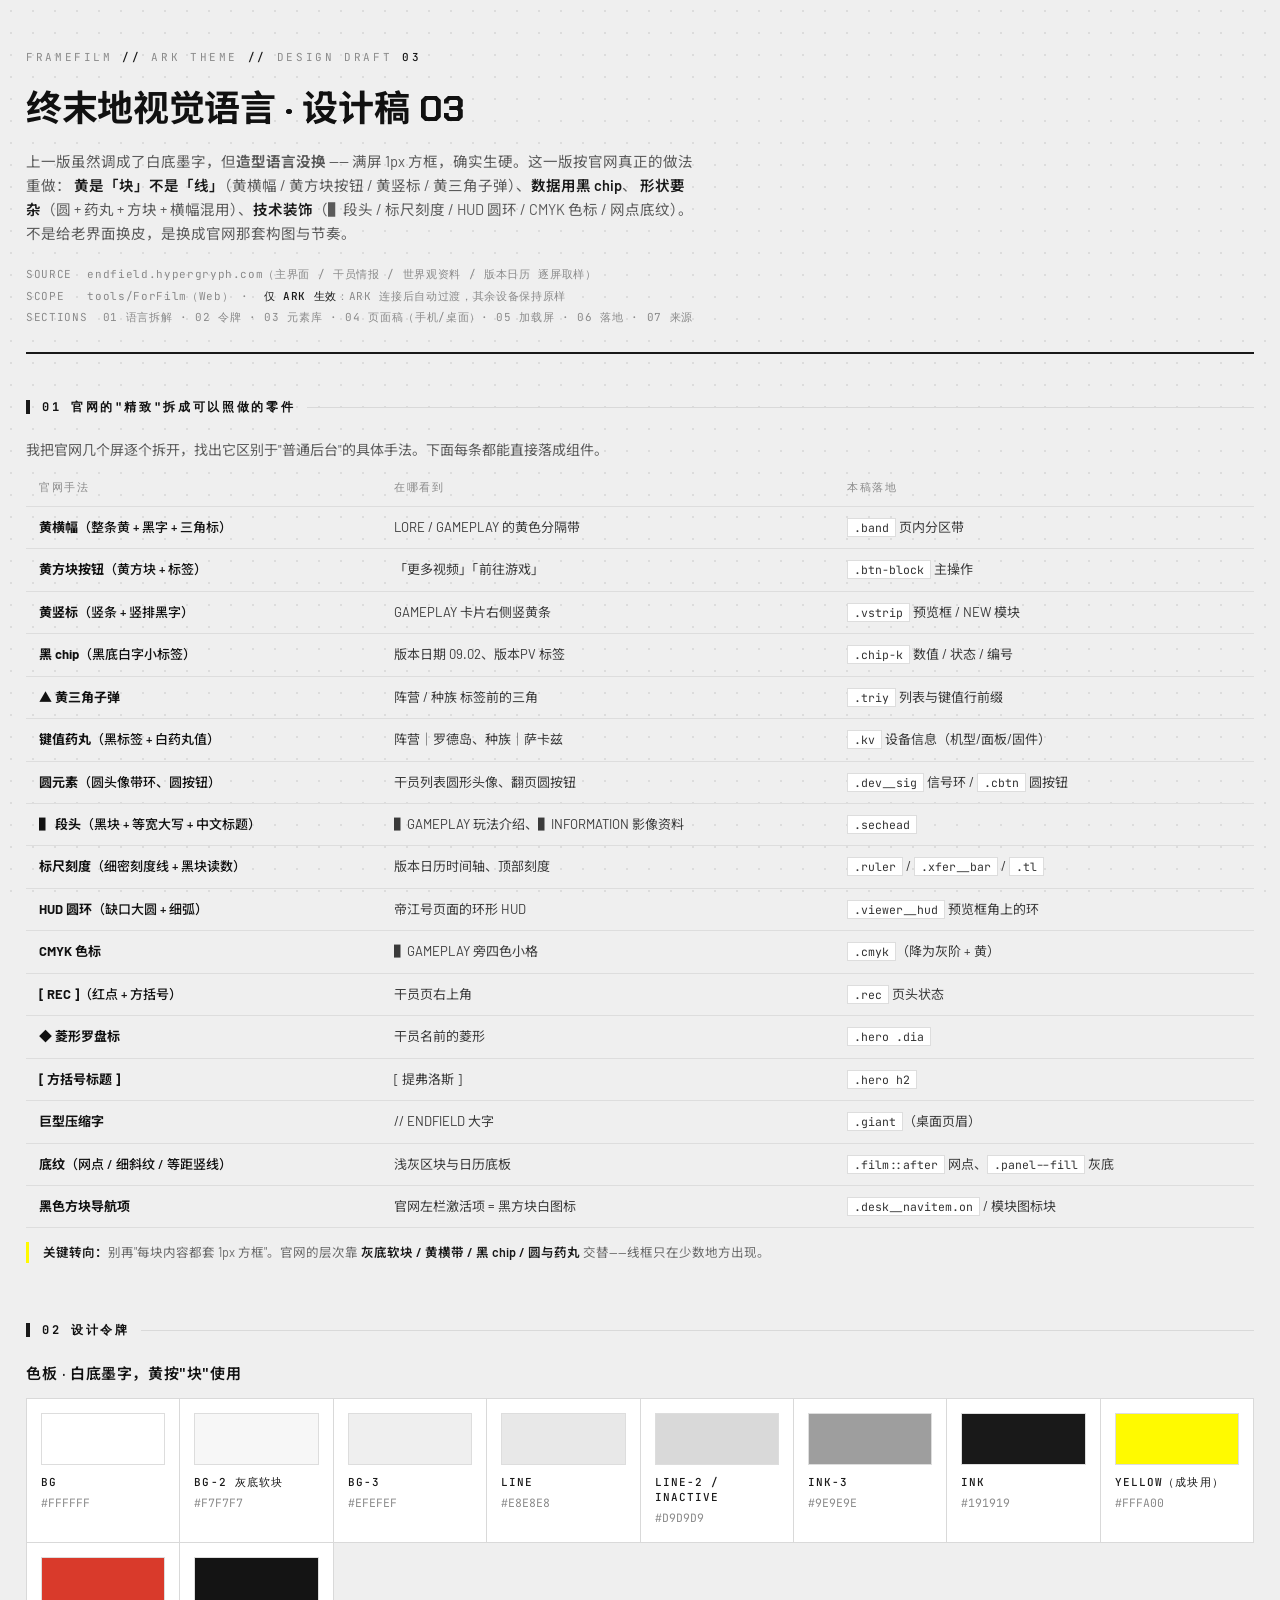
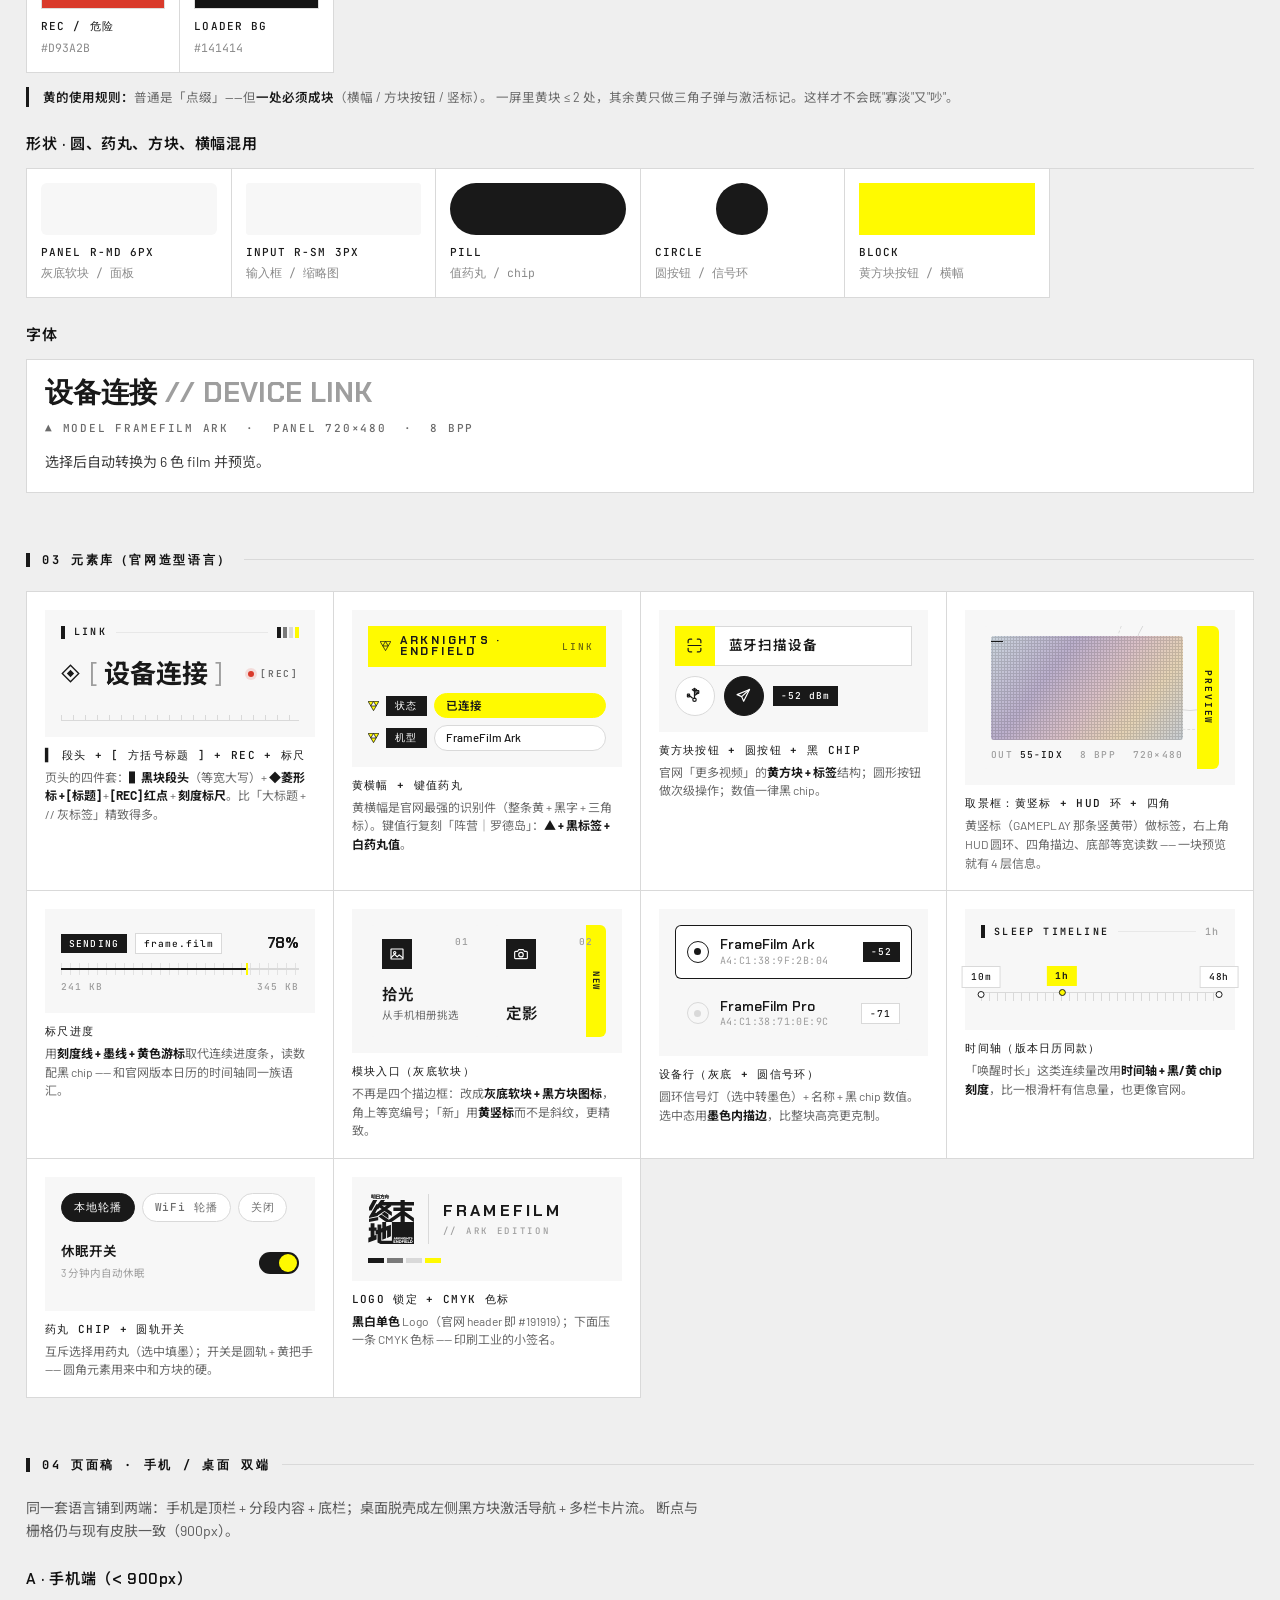
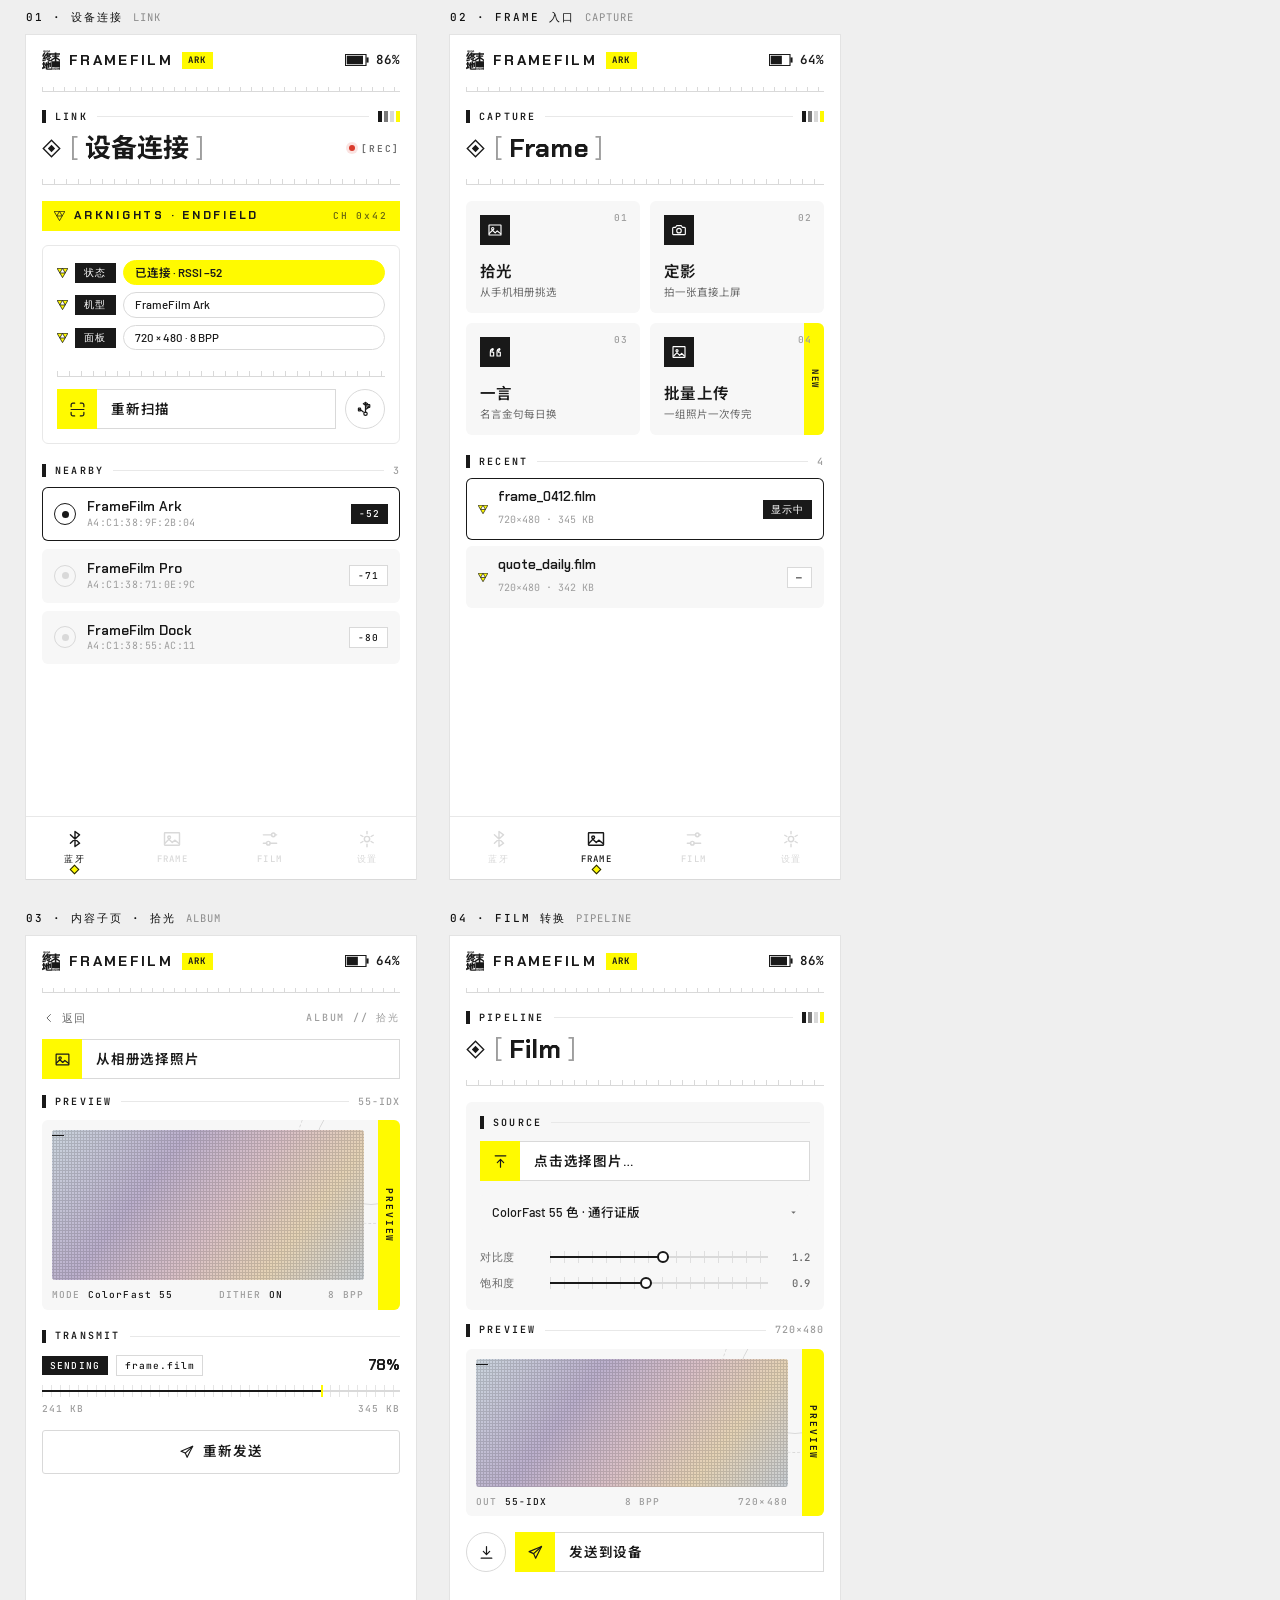
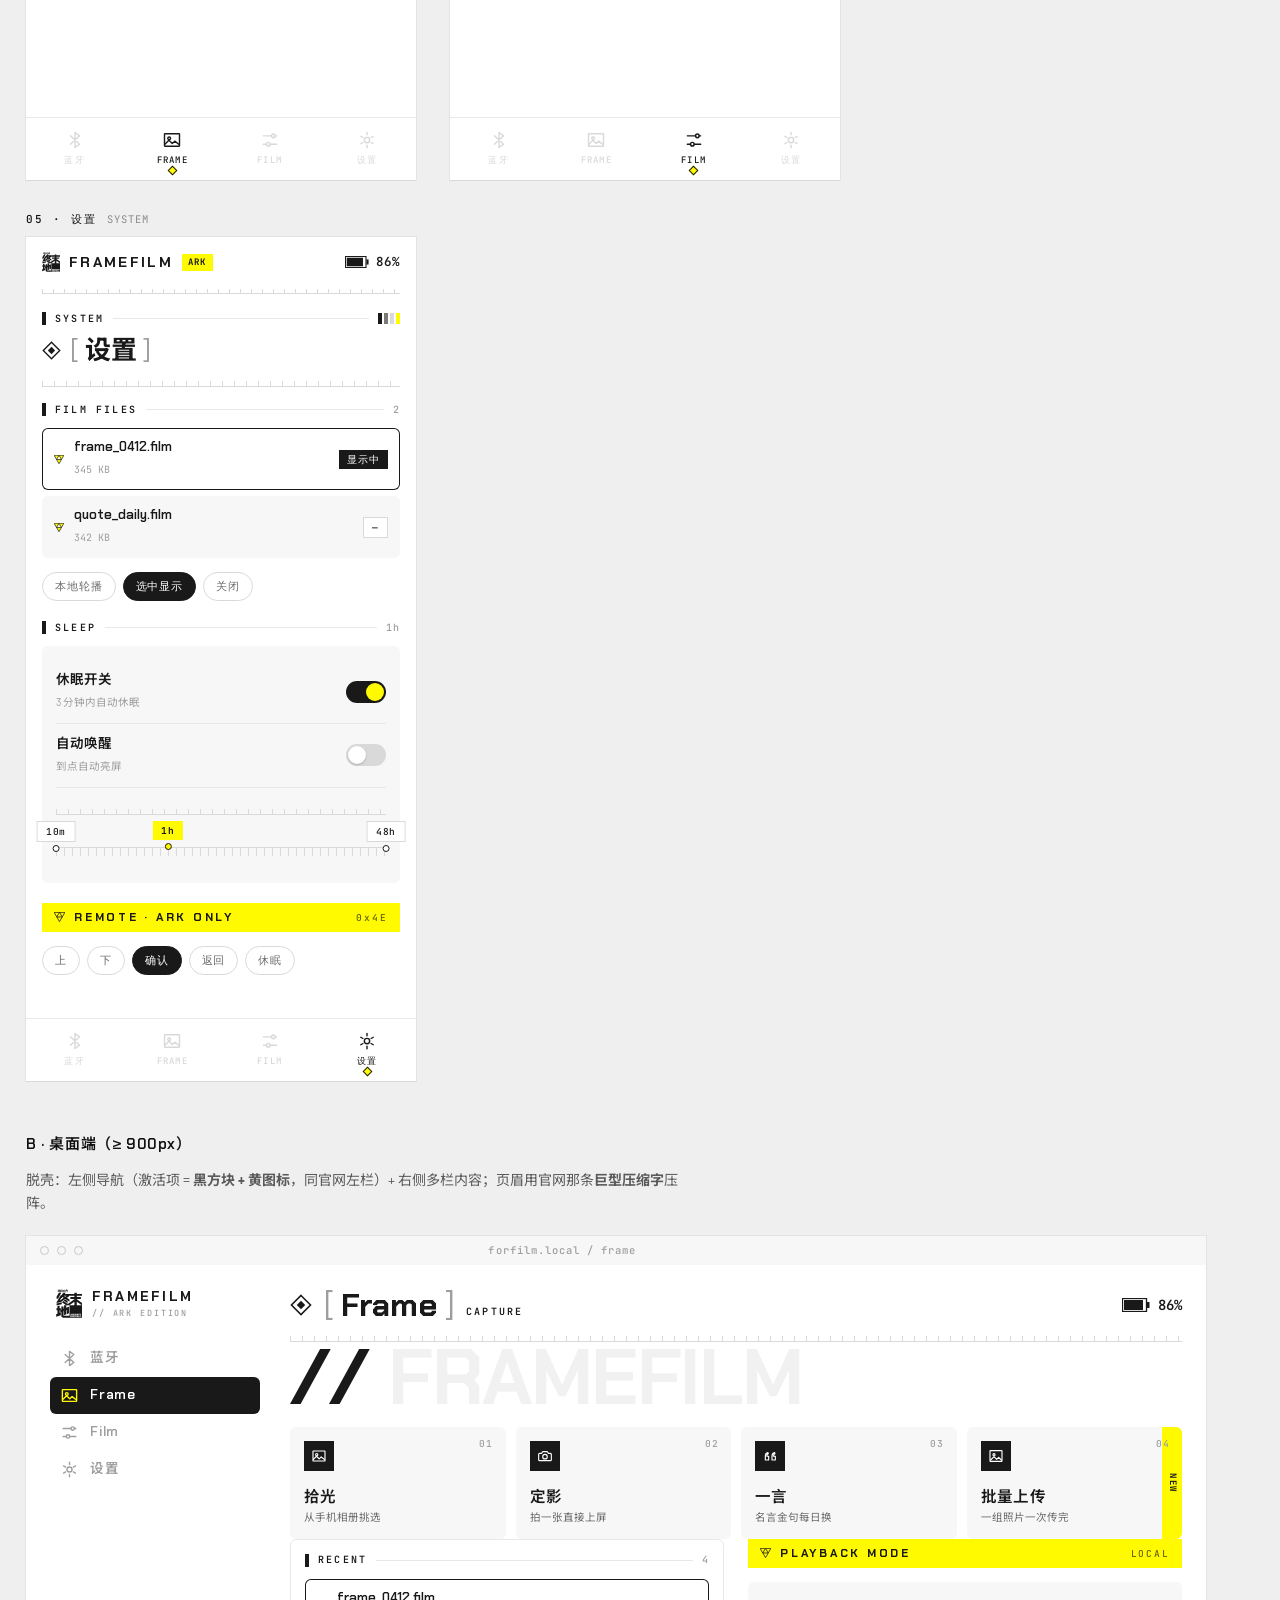
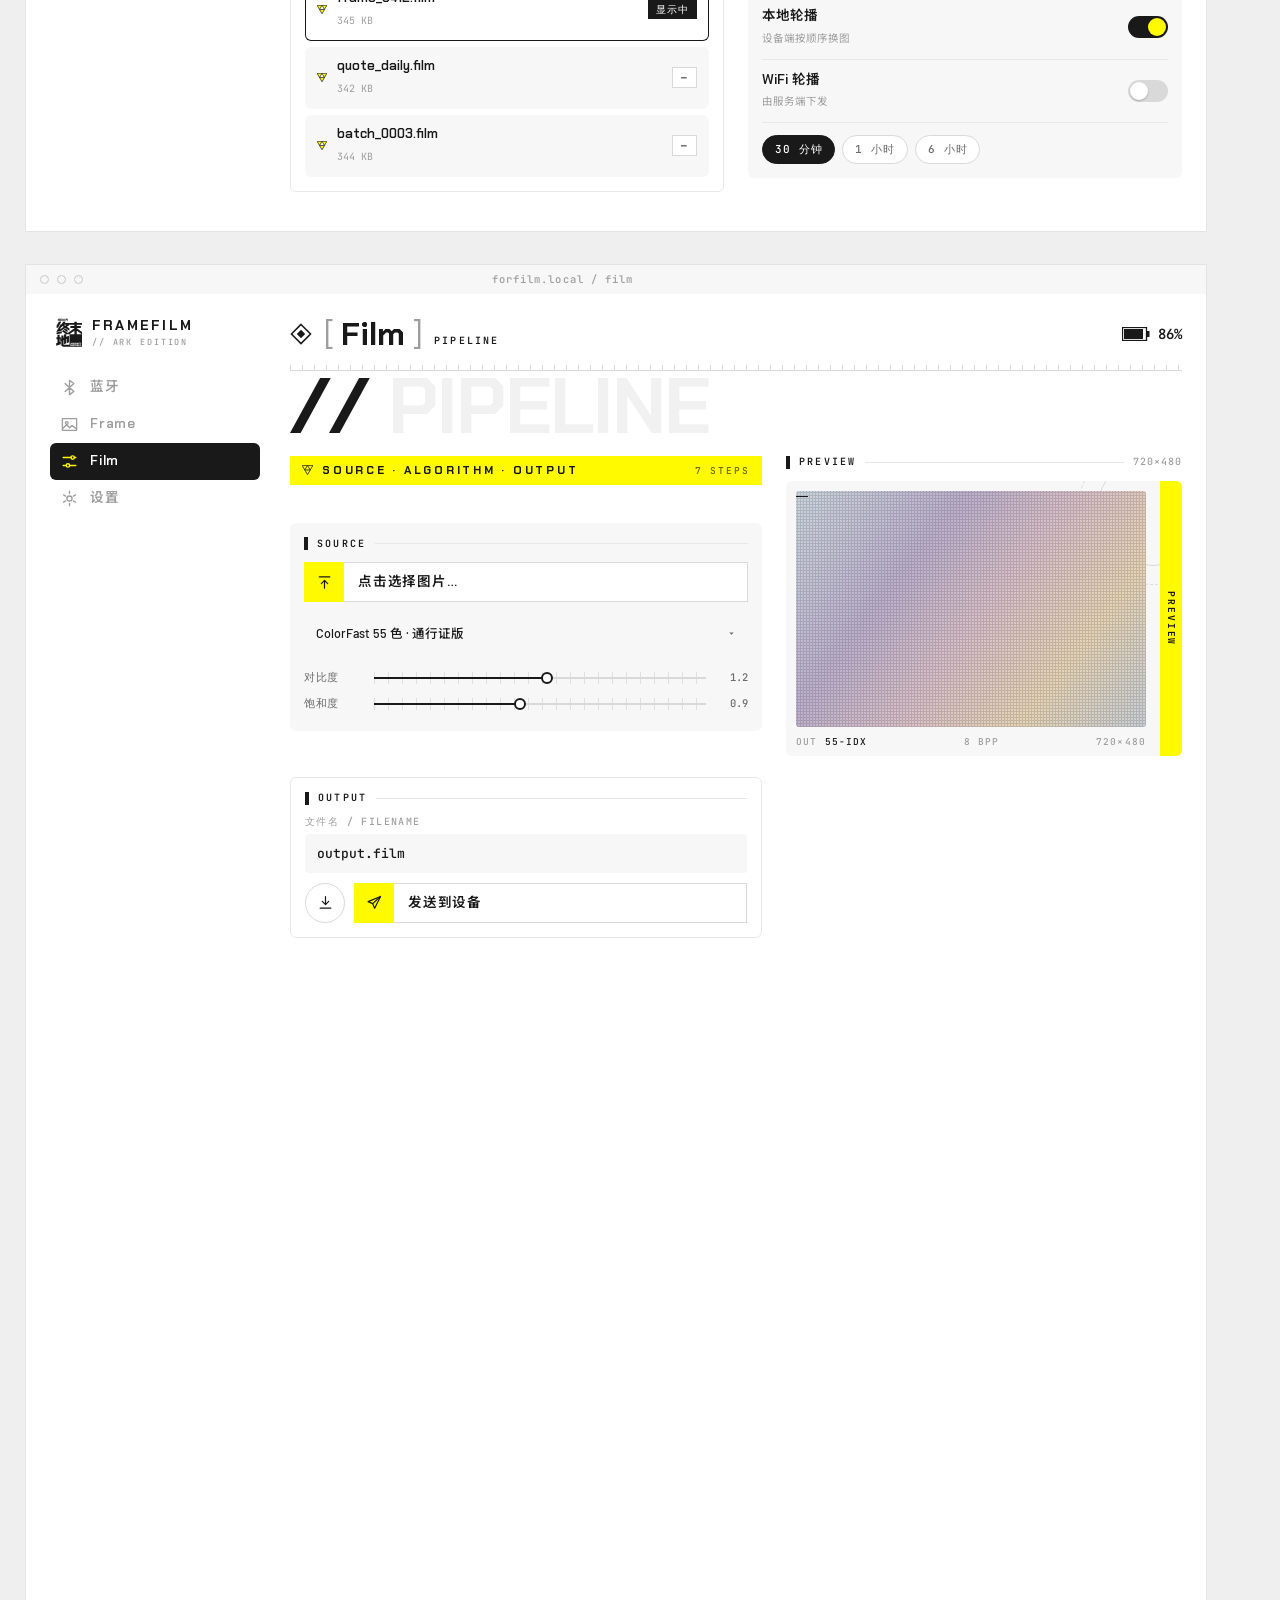
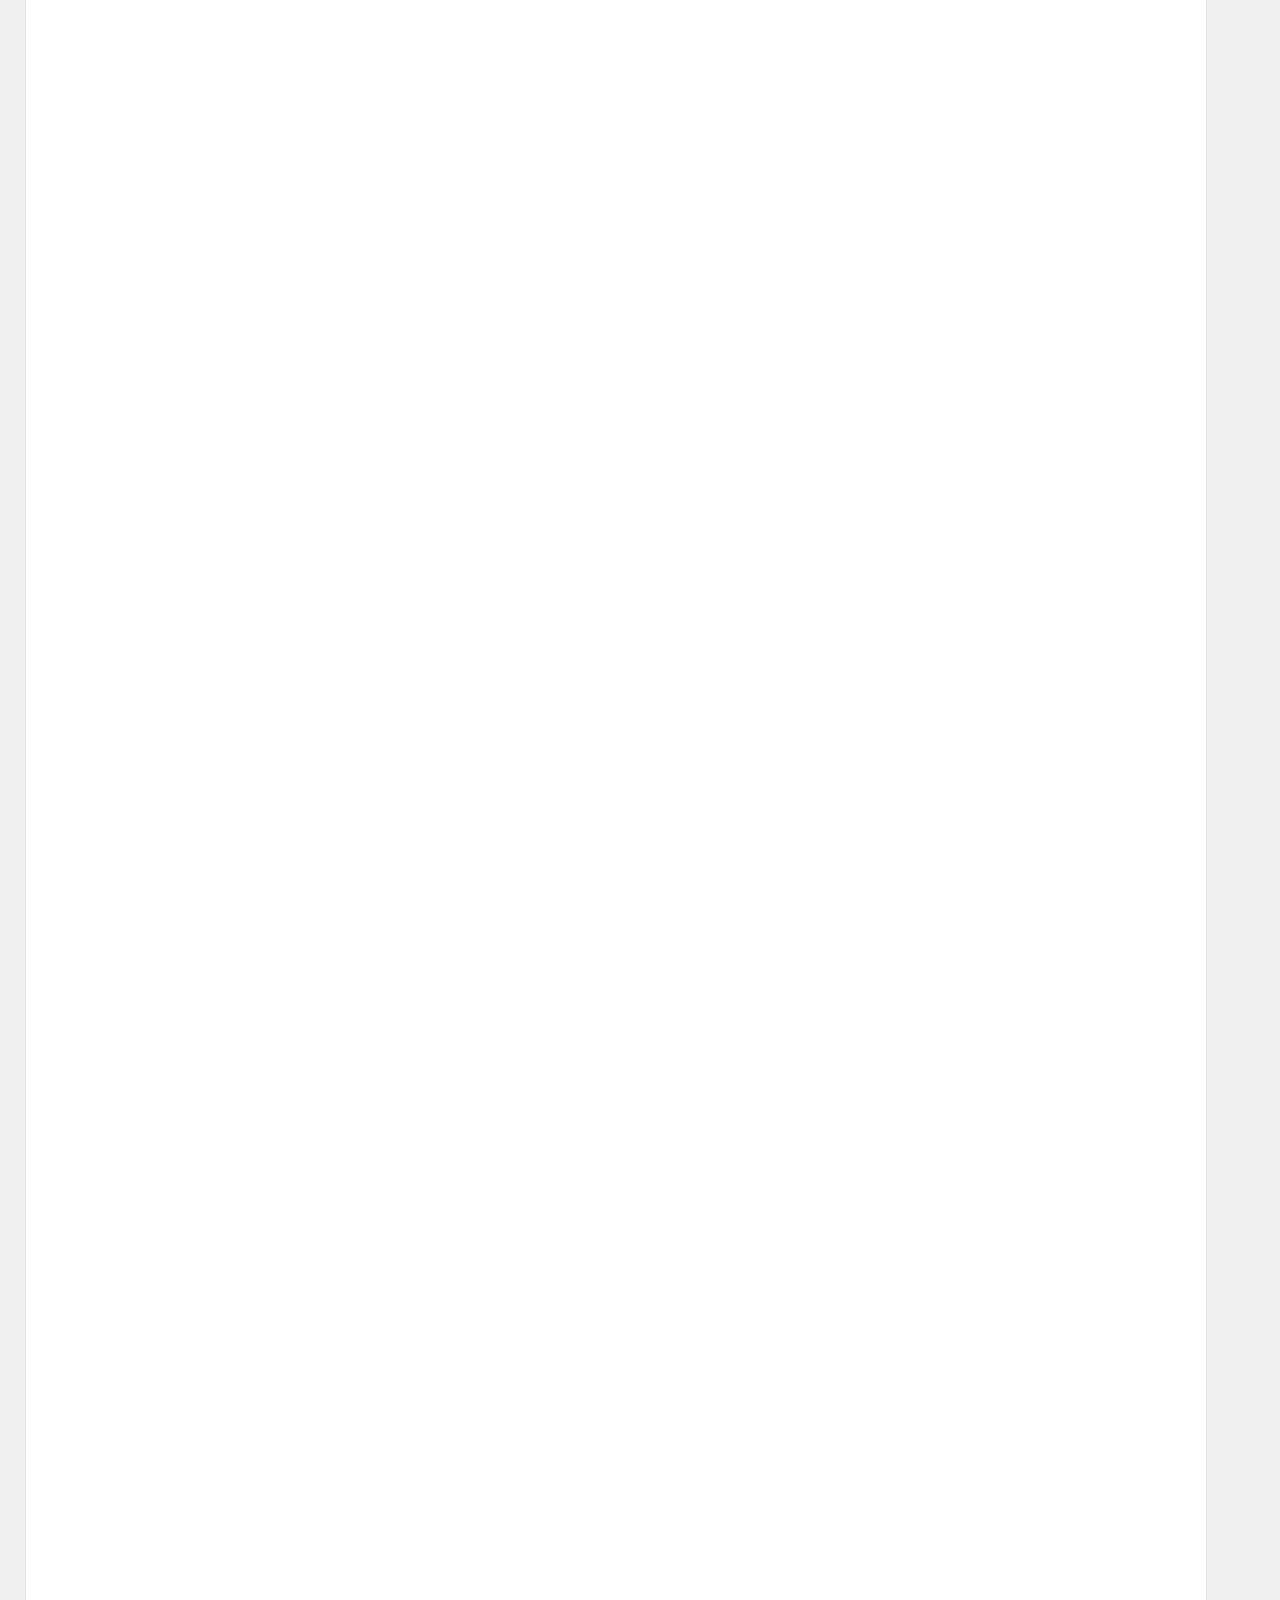
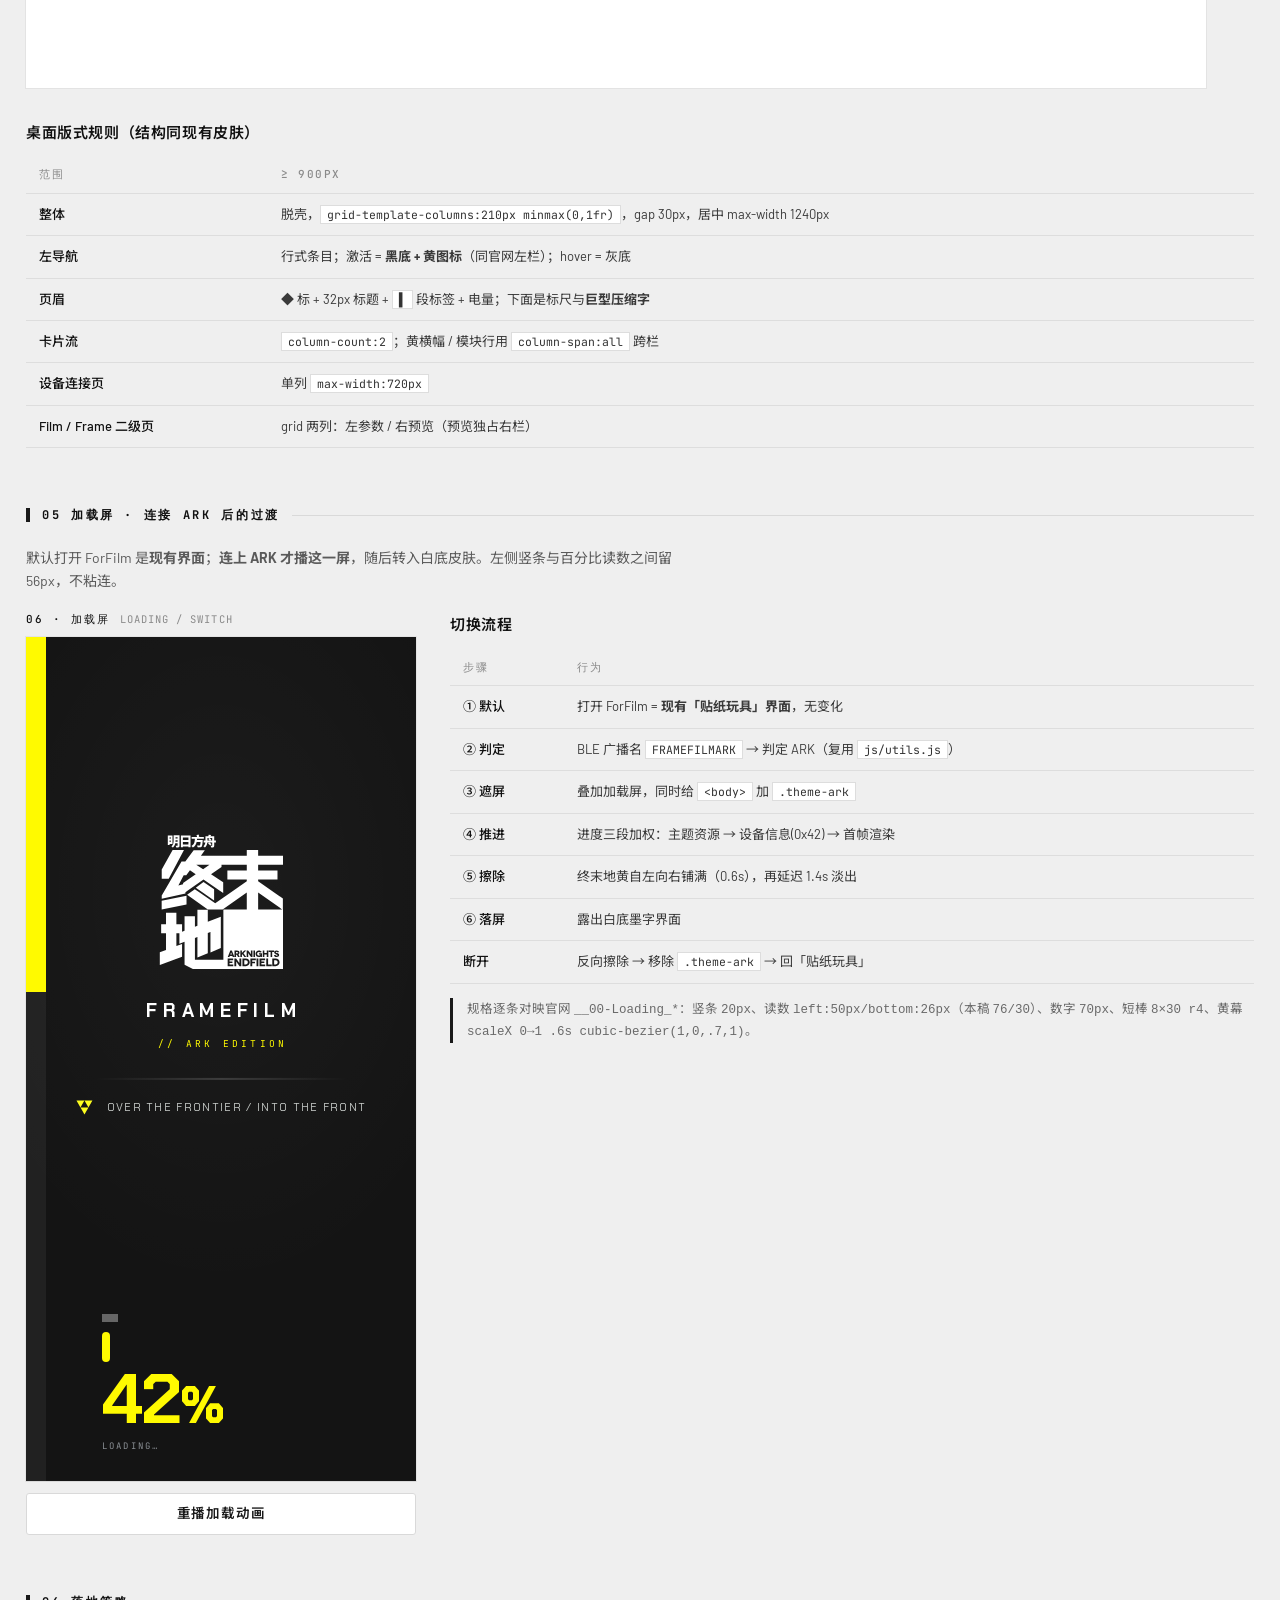
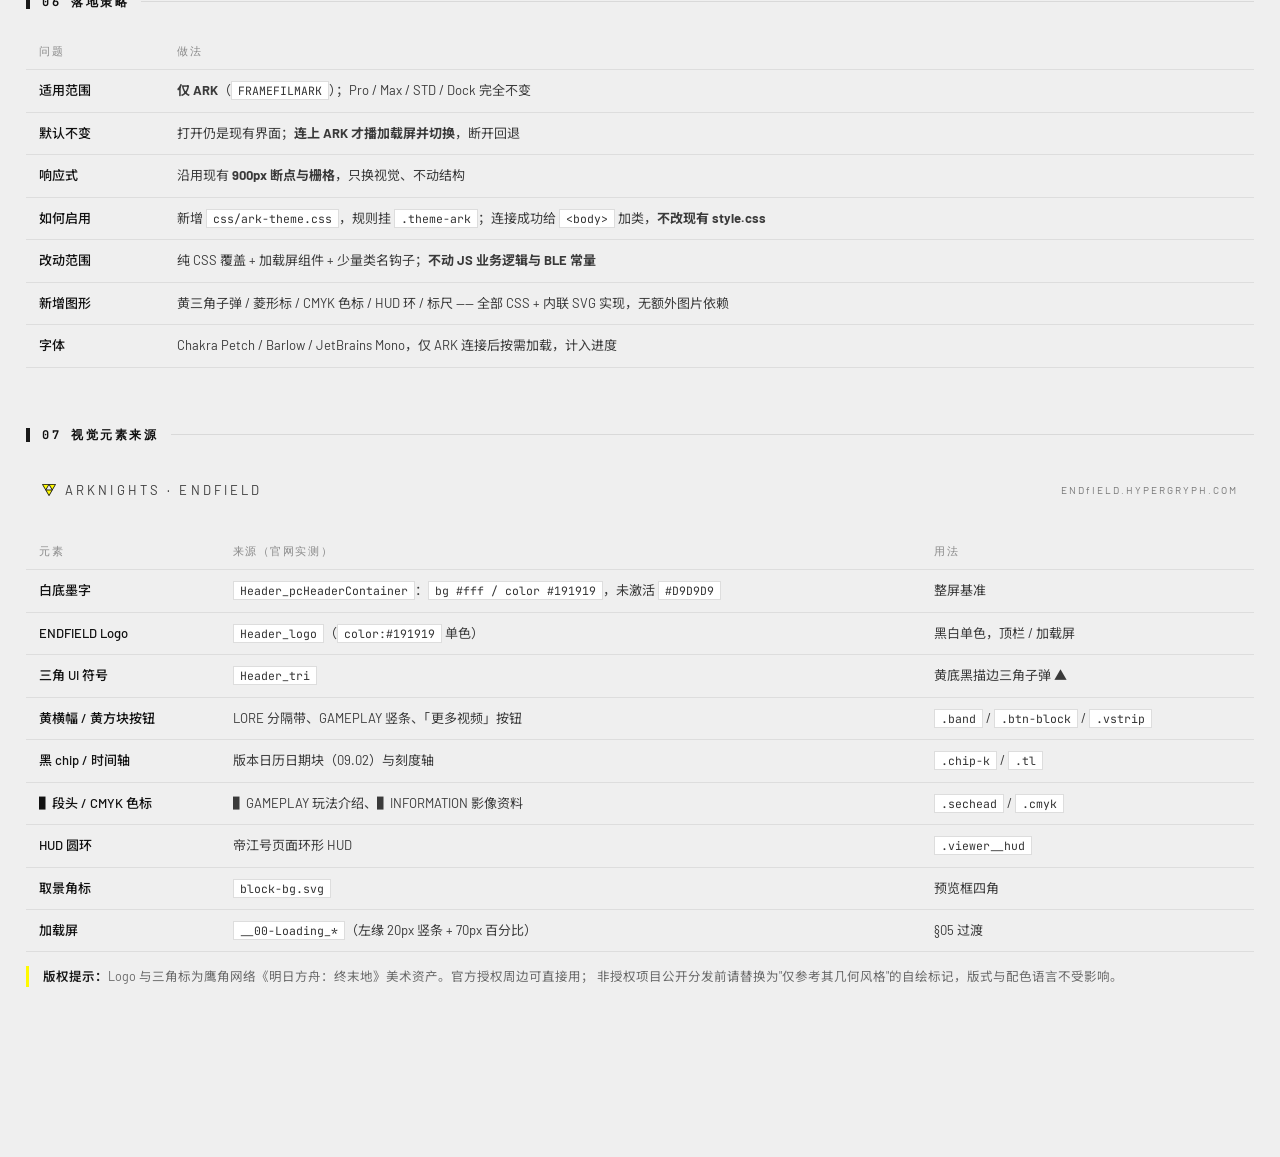
<file: tools/ui-mockup/ark/index.html>
<!DOCTYPE html>
<html lang="zh-CN">
<head>
<meta charset="utf-8">
<meta name="viewport" content="width=device-width,initial-scale=1">
<title>ForFilm ARK · 界面设计稿 03（终末地视觉语言）</title>
<link rel="preconnect" href="https://fonts.googleapis.com">
<link rel="preconnect" href="https://fonts.gstatic.com" crossorigin>
<link href="https://fonts.googleapis.com/css2?family=Chakra+Petch:wght@400;500;600;700&family=Barlow:wght@400;500;600;700&family=JetBrains+Mono:wght@400;500;700&family=Noto+Sans+SC:wght@400;500;700&display=swap" rel="stylesheet">
<style>
/* ============================================================
   ForFilm · ARK 通行证版 —— 设计稿 03
   视觉母题：《明日方舟：终末地》官网
   本版重点：不再"给老版换皮"。学官网真正的造型语言 ——
     · 黄是「块」不是「线」：黄横幅 / 黄方块按钮 / 黄竖标 / 黄三角子弹
     · 数据用「黑 chip」：黑底白字小标签（日期、编号、数值）
     · 形状要杂：圆（圆头像/圆按钮）、药丸（标签）、方（技术块）、带（横幅）
     · 技术装饰：▌段头 · 标尺刻度 · HUD 圆环 · CMYK 色标 · 网点/斜纹底纹
   默认：ForFilm 打开仍是现有界面；连上 FRAMEFILMARK 才过渡到本皮肤。
   ============================================================ */

/* ---------- 令牌 ---------- */
.ark{
  --bg:#FFFFFF;
  --bg-2:#F7F7F7;
  --bg-3:#EFEFEF;
  --ink:#191919;
  --ink-2:#6B6B6B;
  --ink-3:#9E9E9E;
  --line:#E8E8E8;
  --line-2:#D9D9D9;
  --yellow:#FFFA00;
  --red:#D93A2B;
  --r-sm:3px;
  --r-md:6px;
  --r-pill:999px;
  --font-display:'Chakra Petch','Noto Sans SC','PingFang SC',sans-serif;
  --font-body:'Barlow','Noto Sans SC','PingFang SC',sans-serif;
  --font-mono:'JetBrains Mono',ui-monospace,Menlo,Consolas,monospace;
}

/* ============================================================
   0. 设计稿外壳
   ============================================================ */
*{margin:0;padding:0;box-sizing:border-box}
html{-webkit-text-size-adjust:100%}
body{background:#EFEFEF;color:#3A3A3A;font:14px/1.65 'Barlow','Noto Sans SC',sans-serif;padding:52px 26px 110px}
body::before{content:'';position:fixed;inset:0;pointer-events:none;z-index:0;
  background-image:radial-gradient(#DCDCDC 1px,transparent 1.2px);background-size:22px 22px}
.wrap{position:relative;z-index:1;max-width:1440px;margin:0 auto}

.masthead{border-bottom:2px solid #191919;padding-bottom:24px;margin-bottom:46px}
.masthead .kicker{font:11px/1 'JetBrains Mono',monospace;letter-spacing:.24em;color:#8A8A8A;text-transform:uppercase}
.masthead .kicker b{color:#191919;font-weight:500}
.masthead h1{font-family:'Chakra Petch','Noto Sans SC',sans-serif;font-size:36px;font-weight:700;letter-spacing:-.01em;color:#111;margin:16px 0 12px}
.masthead p{max-width:84ch;color:#5A5A5A;font-size:14.5px}
.masthead p strong{color:#191919;font-weight:600}
.masthead .meta{margin-top:18px;font:11px/1.95 'JetBrains Mono',monospace;color:#8A8A8A;letter-spacing:.06em}
.masthead .meta b{color:#191919;font-weight:500}

section{margin-bottom:60px}
h2.sec{font:700 12px/1 'JetBrains Mono',monospace;letter-spacing:.22em;text-transform:uppercase;color:#111;
   display:flex;align-items:center;gap:12px;margin-bottom:24px}
h2.sec::before{content:'';width:4px;height:14px;background:#191919;flex:none}
h2.sec::after{content:'';height:1px;background:#D9D9D9;flex:1}
h3.lead{font:600 15px/1.5 'Chakra Petch','Noto Sans SC',sans-serif;color:#111;letter-spacing:.04em;margin:26px 0 12px}
section>p{max-width:84ch;color:#5A5A5A;margin-bottom:8px}

table{width:100%;border-collapse:collapse;font-size:13px;margin-top:6px}
th,td{text-align:left;padding:10px 13px;border-bottom:1px solid #DDD;vertical-align:top}
th{font:500 11px/1.5 'JetBrains Mono',monospace;letter-spacing:.14em;color:#8A8A8A;text-transform:uppercase}
td:first-child{color:#111;white-space:nowrap;font-weight:500}
td code{font:11.5px/1.5 'JetBrains Mono',monospace;color:#333;background:#FFF;border:1px solid #DDD;padding:1px 6px}
.note{font-size:12.5px;color:#6A6A6A;margin-top:14px;padding-left:14px;border-left:3px solid #191919}
.note b{color:#191919;font-weight:600}
.note.y{border-left-color:#FFFA00}

.tokgrid{display:grid;grid-template-columns:repeat(auto-fill,minmax(150px,1fr));gap:0;border-top:1px solid #D9D9D9;border-left:1px solid #D9D9D9}
.tok{background:#FFF;padding:14px;border-right:1px solid #D9D9D9;border-bottom:1px solid #D9D9D9}
.tok .chip{height:52px;border:1px solid #DDD;margin-bottom:10px}
.tok h4{font:500 11px/1.4 'JetBrains Mono',monospace;letter-spacing:.1em;color:#191919;text-transform:uppercase}
.tok p{font-size:11.5px;color:#8A8A8A;margin-top:4px;font-family:'JetBrains Mono',monospace}

.elgrid{display:grid;grid-template-columns:repeat(auto-fill,minmax(246px,1fr));gap:0;border-top:1px solid #D9D9D9;border-left:1px solid #D9D9D9}
.el{background:#FFF;padding:18px;border-right:1px solid #D9D9D9;border-bottom:1px solid #D9D9D9}
.el .box{min-height:104px;background:#F7F7F7;display:flex;flex-direction:column;align-items:stretch;justify-content:center;
         gap:10px;padding:16px;margin-bottom:13px}
.el h4{font:500 11px/1 'JetBrains Mono',monospace;letter-spacing:.12em;color:#191919;text-transform:uppercase;margin-bottom:7px}
.el p{font-size:12px;color:#6A6A6A;line-height:1.55}
.el p b{color:#191919}

/* ============================================================
   1. 主题组件（白底墨字 + 终末地造型语言）
   ============================================================ */
.ark{font-family:var(--font-body)}
.ark *{box-sizing:border-box}

/* --- 图标基础（必须：否则内联 SVG 会按 300×150 默认尺寸炸开） --- */
.ic{width:16px;height:16px;flex:none;fill:none;stroke:currentColor;stroke-width:1.7;stroke-linecap:round;stroke-linejoin:round}
.ic-f{width:16px;height:16px;flex:none;fill:currentColor;stroke:none}
.btn-block .sq .ic,.cbtn .ic{width:17px;height:17px}
.band .triy,.kv__r .triy,.li .triy{width:11px;height:10px}

/* --- 屏体 --- */
.screen{position:relative;flex:1 1 auto;min-height:0;overflow:hidden;display:flex;flex-direction:column;
        background:var(--bg);color:var(--ink)}
.screen>*{position:relative;z-index:1}

/* --- 顶栏 --- */
.p-head{flex:0 0 auto;display:flex;align-items:center;gap:10px;padding:15px 16px 13px;background:var(--bg)}
.brand{display:flex;align-items:center;gap:9px;min-width:0}
.brand .mk{width:18px;height:20px;color:var(--ink);flex:none}
.brand .nm{font:700 14.5px/1 var(--font-display);letter-spacing:.16em;color:var(--ink)}
.brand .tag{font:700 9px/1 var(--font-mono);letter-spacing:.14em;color:var(--ink);background:var(--yellow);padding:4px 6px}
.p-head .sp{flex:1}
.batt{display:flex;align-items:center;gap:7px;font:600 12.5px/1 var(--font-mono);color:var(--ink)}
.batt .b-svg{width:24px;height:12px;color:var(--ink)}
.b-svg rect{fill:none;stroke:currentColor;stroke-width:1.3}
.b-svg .cap{fill:currentColor;stroke:none}
.b-svg .fill{fill:var(--ink);stroke:none}
/* 顶栏下的细标尺：官网到处可见的"测量线" */
.p-headline{flex:0 0 auto;height:9px;margin:0 16px 2px;position:relative}
.p-headline::before{content:'';position:absolute;left:0;right:0;bottom:0;height:1px;background:var(--line-2)}
.p-headline::after{content:'';position:absolute;left:0;right:0;bottom:0;height:5px;
  background-image:repeating-linear-gradient(90deg,var(--line-2) 0 1px,transparent 1px 11px)}

.p-body{flex:1 1 auto;min-height:0;overflow:hidden;padding:16px}

/* --- ▌段头（官网 section header 同款） --- */
.sechead{display:flex;align-items:center;gap:9px;margin-bottom:12px}
.sechead .bar{width:4px;height:13px;background:var(--ink);flex:none}
.sechead .lbl{font:600 10px/1 var(--font-mono);letter-spacing:.22em;color:var(--ink)}
.sechead .rule{flex:1;height:1px;background:var(--line)}
.sechead .num{font:500 10px/1 var(--font-mono);color:var(--ink-3);letter-spacing:.1em}
/* CMYK 色标（本皮肤降为「灰阶 + 黄」四格） */
.cmyk{display:flex;gap:2px;flex:none}
.cmyk i{width:4px;height:11px;background:#191919}
.cmyk i:nth-child(2){background:#7A7A7A}
.cmyk i:nth-child(3){background:#D9D9D9}
.cmyk i:nth-child(4){background:#FFFA00}

/* --- 页头 hero：面标 + [ 方括号标题 ] + REC + 标尺 --- */
.p-hero{margin-bottom:16px}
.hero{display:flex;align-items:center;gap:9px;margin-bottom:11px}
.hero .dia{width:19px;height:19px;color:var(--ink);flex:none}
.hero h2{margin:0;font:700 26px/1 var(--font-display);letter-spacing:.01em;color:var(--ink)}
.hero h2::before{content:'[ ';color:var(--ink-3);font-weight:400}
.hero h2::after{content:' ]';color:var(--ink-3);font-weight:400}
.hero h2 em{font-style:normal;color:var(--ink-3);font-weight:400}
.hero .rec{margin-left:auto;display:flex;align-items:center;gap:6px;
  font:600 9.5px/1 var(--font-mono);letter-spacing:.18em;color:var(--ink-2)}
.hero .rec b{width:6px;height:6px;border-radius:50%;background:var(--red);flex:none;
  box-shadow:0 0 0 3px rgba(217,58,43,.14)}
.ruler{position:relative;height:13px}
.ruler::before{content:'';position:absolute;left:0;right:0;bottom:0;height:1px;background:var(--line-2)}
.ruler::after{content:'';position:absolute;left:0;right:0;bottom:0;height:6px;
  background-image:repeating-linear-gradient(90deg,var(--line-2) 0 1px,transparent 1px 12px)}

/* --- 黄横幅（官网 LORE / GAMEPLAY 那条） --- */
.band{display:flex;align-items:center;gap:9px;background:var(--yellow);color:var(--ink);padding:9px 12px;margin-bottom:14px}
.band .triy{width:11px;height:10px;flex:none}
.band span{font:700 11.5px/1 var(--font-display);letter-spacing:.24em}
.band .r{margin-left:auto;font:500 9.5px/1 var(--font-mono);letter-spacing:.2em;opacity:.66}

/* --- 黑 chip / 药丸 --- */
.chip-k{display:inline-flex;align-items:center;gap:5px;background:var(--ink);color:#fff;
  font:500 9.5px/1 var(--font-mono);letter-spacing:.12em;padding:5px 8px}
.chip-o{display:inline-flex;align-items:center;gap:5px;background:#fff;color:var(--ink);
  font:500 9.5px/1 var(--font-mono);letter-spacing:.1em;padding:5px 8px;border:1px solid var(--line-2)}
.chip-y{display:inline-flex;align-items:center;gap:5px;background:var(--yellow);color:var(--ink);
  font:700 9.5px/1 var(--font-mono);letter-spacing:.12em;padding:5px 8px}
.chip-pill{border-radius:var(--r-pill)}

/* --- 黄三角子弹（官网列表/标签前的 ▲） --- */
.triy{width:11px;height:10px;flex:none;color:var(--ink)}

/* --- 面板：白底细线 / 灰底无框，两种交替避免全是大边框 --- */
.panel{background:#fff;border:1px solid var(--line);border-radius:var(--r-md);padding:14px}
.panel--fill{background:var(--bg-2);border:0}
.panel+.panel,.panel+.sechead,.sechead+.panel{margin-top:0}

/* --- KV 药丸行：▲ + 黑标签 + 白值（官网「阵营/种族」同款） --- */
.kv{display:flex;flex-direction:column;gap:7px}
.kv__r{display:flex;align-items:center;gap:7px}
.kv__r .k{background:var(--ink);color:#fff;font:500 10px/1 var(--font-mono);letter-spacing:.14em;padding:5px 9px;flex:none}
.kv__r .v{flex:1;min-width:0;background:#fff;border:1px solid var(--line-2);border-radius:var(--r-pill);
  font:500 11.5px/1 var(--font-body);color:var(--ink);padding:6px 11px;
  white-space:nowrap;overflow:hidden;text-overflow:ellipsis}
.kv__r .v--on{background:var(--yellow);border-color:var(--yellow);font-weight:600}

/* --- 设备行：圆环信号 + 名称 + 黑 chip --- */
.devs{display:flex;flex-direction:column;gap:8px}
.dev{display:flex;align-items:center;gap:11px;padding:11px 12px;background:var(--bg-2);border-radius:var(--r-md);cursor:pointer}
.dev:hover{background:var(--bg-3)}
.dev.on{background:#fff;box-shadow:inset 0 0 0 1px var(--ink)}
.dev__sig{width:22px;height:22px;border-radius:50%;border:1px solid var(--line-2);display:grid;place-items:center;flex:none}
.dev__sig i{width:7px;height:7px;border-radius:50%;background:var(--line-2);display:block}
.dev.on .dev__sig{border-color:var(--ink)}
.dev.on .dev__sig i{background:var(--ink)}
.dev__nm{flex:1;min-width:0;font:600 13.5px/1.3 var(--font-display);color:var(--ink)}
.dev__nm small{display:block;font:400 10px/1.4 var(--font-mono);color:var(--ink-3);letter-spacing:.04em}

/* --- 按钮：黄方块 + label（官网「更多视频 / 前往游戏」同款） --- */
.btn-block{display:flex;align-items:center;gap:0;width:100%;border:0;background:transparent;padding:0;cursor:pointer;margin:0}
.btn-block .sq{width:40px;height:40px;background:var(--yellow);display:grid;place-items:center;flex:none;color:var(--ink)}
.btn-block .tx{flex:1;height:40px;display:flex;align-items:center;padding:0 14px;background:#fff;
  border:1px solid var(--line-2);border-left:0;font:600 13.5px/1 var(--font-display);letter-spacing:.06em;color:var(--ink)}
.btn-block:hover .tx{background:var(--bg-2)}
.cbtn{width:40px;height:40px;flex:none;border-radius:50%;background:#fff;border:1px solid var(--line-2);
  display:grid;place-items:center;color:var(--ink);cursor:pointer}
.cbtn:hover{border-color:var(--ink)}
.cbtn--k{background:var(--ink);border-color:var(--ink);color:#fff}
.ark .primary-button,.ark .secondary-button{
  font:600 13.5px/1 var(--font-display);letter-spacing:.06em;display:flex;align-items:center;justify-content:center;
  gap:8px;width:100%;padding:13px 16px;margin:8px 0;cursor:pointer;border:1px solid transparent;border-radius:var(--r-sm);
}
.ark .primary-button{background:var(--ink);color:#fff}
.ark .primary-button:hover{background:#000}
.ark .primary-button .mk{width:9px;height:8px;color:var(--yellow);flex:none}
.ark .secondary-button{background:#fff;color:var(--ink);border-color:var(--line-2)}
.ark .secondary-button:hover{border-color:var(--ink)}
.btn-row{display:flex;gap:9px}
.btn-row>*{flex:1;margin:0;min-width:0}
.acts{display:flex;gap:9px;align-items:center}
.acts>.btn-block{flex:1;min-width:0;width:auto}

/* --- 模块入口：灰底软块 + 黑方块图标（不再是"全是框"） --- */
.mods{display:grid;grid-template-columns:1fr 1fr;gap:10px}
.mod{position:relative;background:var(--bg-2);border-radius:var(--r-md);padding:14px;cursor:pointer;
     min-height:112px;display:flex;flex-direction:column;overflow:hidden;transition:background .14s}
.mod:hover{background:var(--bg-3)}
.mod .sq{width:30px;height:30px;background:var(--ink);color:#fff;display:grid;place-items:center;margin-bottom:auto}
.mod .sq .ic{width:16px;height:16px}
.mod .nm{margin-top:14px;font:600 15.5px/1.1 var(--font-display);letter-spacing:.03em;color:var(--ink)}
.mod .sub{font:400 10.5px/1.4 var(--font-body);color:var(--ink-2);margin-top:4px}
.mod .no{position:absolute;right:12px;top:12px;font:500 9.5px/1 var(--font-mono);letter-spacing:.12em;color:var(--ink-3)}
/* 黄竖标（官网 GAMEPLAY 竖条） */
.vstrip{position:absolute;right:0;top:0;bottom:0;width:20px;background:var(--yellow);display:grid;place-items:center}
.vstrip span{writing-mode:vertical-rl;font:700 9px/1 var(--font-mono);letter-spacing:.18em;color:var(--ink)}

/* --- 取景框：黄竖标 + HUD 环 + 四角 + 底部标尺 --- */
.viewer{position:relative;background:var(--bg-2);border-radius:var(--r-md);padding:10px 10px 10px 10px;overflow:hidden}
.viewer__hud{position:absolute;right:-46px;top:-46px;width:150px;height:150px;border-radius:50%;
  border:1px dashed var(--line-2);pointer-events:none}
.viewer__hud::after{content:'';position:absolute;inset:18px;border-radius:50%;border:1px solid var(--line-2)}
.viewer__strip{position:absolute;right:0;top:0;bottom:0;width:22px;background:var(--yellow);display:grid;place-items:center;z-index:2}
.viewer__strip span{writing-mode:vertical-rl;font:700 9.5px/1 var(--font-mono);letter-spacing:.2em;color:var(--ink)}
.viewer__inner{position:relative;margin-right:26px}
.film{height:150px;position:relative;overflow:hidden;border-radius:var(--r-sm);
      background:linear-gradient(128deg,#CBD5DD 0%,#BCB0CD 32%,#D9C0C7 55%,#E5D3B6 76%,#C8CED4 100%)}
.film::after{content:'';position:absolute;inset:0;opacity:.14;mix-blend-mode:multiply;
      background-image:radial-gradient(#000 1px,transparent 1.1px);background-size:3px 3px}
.viewer .corner{position:absolute;width:13px;height:13px}
.viewer .corner.tl{left:-1px;top:-1px;border-left:1.5px solid var(--ink);border-top:1.5px solid var(--ink)}
.viewer .corner.tr{right:-1px;top:-1px;border-right:1.5px solid var(--ink);border-top:1.5px solid var(--ink)}
.viewer .corner.bl{left:-1px;bottom:-1px;border-left:1.5px solid var(--ink);border-bottom:1.5px solid var(--ink)}
.viewer .corner.br{right:-1px;bottom:-1px;border-right:1.5px solid var(--ink);border-bottom:1.5px solid var(--ink)}
.viewer__foot{display:flex;justify-content:space-between;align-items:center;margin:10px 26px 0 0}
.viewer__foot .m{font:500 9.5px/1 var(--font-mono);letter-spacing:.12em;color:var(--ink-3)}
.viewer__foot .m b{color:var(--ink);font-weight:500}

/* --- 标尺进度（取代连续进度条） --- */
.xfer{margin-top:2px}
.xfer__head{display:flex;align-items:center;gap:8px;margin-bottom:9px}
.xfer__pct{margin-left:auto;font:700 15px/1 var(--font-display);color:var(--ink)}
.xfer__bar{position:relative;height:12px}
.xfer__bar::before{content:'';position:absolute;left:0;right:0;top:5px;height:2px;background:var(--line-2)}
.xfer__bar::after{content:'';position:absolute;left:0;right:0;top:0;height:12px;
  background-image:repeating-linear-gradient(90deg,var(--line-2) 0 1px,transparent 1px 9px);opacity:.7}
.xfer__bar i{position:absolute;left:0;top:5px;height:2px;background:var(--ink);z-index:2}
.xfer__bar u{position:absolute;top:0;width:2px;height:12px;background:var(--yellow);z-index:3}
.xfer__foot{display:flex;justify-content:space-between;margin-top:7px;font:500 9.5px/1 var(--font-mono);
  letter-spacing:.1em;color:var(--ink-3)}

/* --- 时间轴（官网版本日历的刻度 + 黑 chip） --- */
.tl{position:relative;height:46px;margin:6px 0 2px}
.tl__line{position:absolute;left:0;right:0;top:26px;height:1px;background:var(--line-2)}
.tl__line::after{content:'';position:absolute;left:0;right:0;top:0;height:9px;
  background-image:repeating-linear-gradient(90deg,var(--line-2) 0 1px,transparent 1px 8px)}
.tl__mk{position:absolute;top:0;transform:translateX(-50%);display:flex;flex-direction:column;align-items:center;gap:3px}
.tl__mk .chip-k,.tl__mk .chip-o,.tl__mk .chip-y{white-space:nowrap}
.tl__pt{width:7px;height:7px;border-radius:50%;background:#fff;border:1.5px solid var(--ink)}
.tl__mk.on .tl__pt{background:var(--yellow);border-color:var(--ink)}

/* --- 开关 / 表单 --- */
.switch-row{display:flex;align-items:center;gap:12px;padding:11px 0;border-bottom:1px solid var(--line)}
.switch-row:last-child{border-bottom:0}
.switch-row .k{flex:1;min-width:0}
.switch-row .k b{display:block;font:600 13.5px/1.3 var(--font-display);color:var(--ink)}
.switch-row .k small{font:400 10.5px/1.4 var(--font-body);color:var(--ink-3)}
.toggle{width:40px;height:22px;flex:none;background:var(--line-2);border-radius:var(--r-pill);position:relative;transition:background .15s}
.toggle i{position:absolute;top:2px;left:2px;width:18px;height:18px;background:#fff;border-radius:50%;transition:.15s;
  box-shadow:0 1px 2px rgba(0,0,0,.22)}
.toggle.on{background:var(--ink)}
.toggle.on i{left:20px;background:var(--yellow)}
.field{margin-bottom:12px}
.field label{display:block;font:500 10px/1 var(--font-mono);letter-spacing:.14em;text-transform:uppercase;color:var(--ink-3);margin-bottom:7px}
.input{width:100%;padding:11px 12px;background:var(--bg-2);border:0;border-radius:var(--r-sm);color:var(--ink);
       font:500 13px/1 var(--font-mono);outline:none}
.input:focus{background:#fff;box-shadow:inset 0 0 0 1px var(--ink)}
.select{display:flex;align-items:center;justify-content:space-between;padding:11px 12px;background:var(--bg-2);
        border-radius:var(--r-sm);font:500 12.5px/1 var(--font-body);color:var(--ink)}
.select .cv{width:9px;height:9px;color:var(--ink-2)}
.hint{font:400 10.5px/1.5 var(--font-body);color:var(--ink-3);margin-top:6px}
.slider{display:flex;align-items:center;gap:10px;padding:7px 0}
.slider label{flex:0 0 60px;font:500 10.5px/1 var(--font-mono);letter-spacing:.06em;color:var(--ink-2)}
.track{flex:1;height:12px;position:relative}
.track::before{content:'';position:absolute;left:0;right:0;top:5px;height:2px;background:var(--line-2)}
.track::after{content:'';position:absolute;left:0;right:0;top:0;height:12px;
  background-image:repeating-linear-gradient(90deg,var(--line-2) 0 1px,transparent 1px 14px);opacity:.8}
.track u{position:absolute;left:0;top:5px;height:2px;background:var(--ink);z-index:2}
.track b{position:absolute;top:50%;width:12px;height:12px;background:#fff;border:2px solid var(--ink);
  border-radius:50%;transform:translate(-50%,-50%);z-index:3}
.slider .val{flex:0 0 32px;text-align:right;font:500 10.5px/1 var(--font-mono);color:var(--ink-2)}

.chipbar{display:flex;gap:7px;flex-wrap:wrap}
.chipx{font:500 11px/1 var(--font-mono);letter-spacing:.08em;color:var(--ink-2);padding:8px 12px;
       background:#fff;border:1px solid var(--line-2);border-radius:var(--r-pill);cursor:pointer}
.chipx:hover{border-color:var(--ink);color:var(--ink)}
.chipx.on{background:var(--ink);border-color:var(--ink);color:#fff}

/* --- 文件列表行 --- */
.list{display:flex;flex-direction:column;gap:6px}
.li{display:flex;align-items:center;gap:10px;padding:11px 12px;background:var(--bg-2);border-radius:var(--r-md);cursor:pointer}
.li:hover{background:var(--bg-3)}
.li.on{background:#fff;box-shadow:inset 0 0 0 1px var(--ink)}
.li .triy{width:10px;height:9px;color:var(--ink-3)}
.li.on .triy{color:var(--ink)}
.li .info{flex:1;min-width:0}
.li .info b{display:block;font:600 13px/1.3 var(--font-display);color:var(--ink)}
.li .info small{font:400 10px/1.4 var(--font-mono);color:var(--ink-3)}

/* --- 底栏：黑方块激活（同官网左栏）+ 黄三角 --- */
.p-nav{flex:0 0 auto;display:grid;grid-template-columns:repeat(4,1fr);background:var(--bg);border-top:1px solid var(--line)}
.nav-item{position:relative;display:flex;flex-direction:column;align-items:center;gap:6px;padding:12px 0 15px;color:var(--line-2)}
.nav-item .ic{width:20px;height:20px}
.nav-item span{font:500 9px/1 var(--font-mono);letter-spacing:.14em;text-transform:uppercase}
.nav-item.active{color:var(--ink)}
.nav-item.active .ic{color:var(--ink)}
.nav-item.active::after{content:'';position:absolute;bottom:6px;width:5px;height:5px;background:var(--yellow);
  border:1px solid var(--ink);transform:rotate(45deg)}

/* --- 返回条 --- */
.detail-bar{display:flex;align-items:center;gap:10px;margin-bottom:14px}
.detail-bar .back{display:flex;align-items:center;gap:6px;font:500 11px/1 var(--font-mono);letter-spacing:.1em;
  color:var(--ink-2);cursor:pointer}
.detail-bar .back .ic{width:14px;height:14px;transform:rotate(90deg)}
.detail-bar .dn{margin-left:auto;font:500 10px/1 var(--font-mono);letter-spacing:.18em;color:var(--ink-3);text-transform:uppercase}

/* ============================================================
   2. 加载屏（官网深色首屏，规格逐条对映）
   ============================================================ */
.loader{position:absolute;inset:0;z-index:50;background:#141414;color:#fff;overflow:hidden;font-family:var(--font-body)}
.loader__bg{position:absolute;inset:0;background:radial-gradient(120% 80% at 50% 30%,rgba(255,255,255,.035),transparent 60%)}
.loader__bar{position:absolute;left:0;top:0;width:20px;height:100%;background:rgba(255,255,255,.055)}
.loader__bar i{display:block;width:100%;height:0;background:#FFFA00;transition:height .28s linear}
.loader__pct{position:absolute;left:76px;bottom:30px;color:#FFFA00;line-height:1;z-index:2}
.loader__pct .mk{display:block;width:4px;height:8px;border-left:8px solid #666;border-right:8px solid #666;margin-bottom:10px}
.loader__pct .tick{display:block;width:8px;height:30px;border-radius:4px;background:#FFFA00;margin-bottom:8px}
.loader__pct .num{display:block;font-family:var(--font-display);font-weight:700;font-size:70px;line-height:.86;letter-spacing:-.02em}
.loader__pct .num i{font-style:normal;font-size:52px}
.loader__pct .cap{display:block;margin-top:12px;font-family:var(--font-mono);font-size:9px;letter-spacing:.24em;color:#8A8F94}
.loader__center{position:absolute;left:0;right:0;top:40%;transform:translateY(-50%);display:flex;flex-direction:column;align-items:center;z-index:2}
.loader__center .lg{width:124px;height:135px;color:#fff}
.loader__center .nm{margin-top:26px;font-family:var(--font-display);font-weight:700;font-size:19px;letter-spacing:.3em;color:#fff;padding-left:.3em}
.loader__center .sub{margin-top:10px;font-family:var(--font-mono);font-size:9.5px;letter-spacing:.34em;color:#FFFA00;padding-left:.34em}
.loader__center .dv{width:252px;height:2px;margin:26px 0 18px;background:linear-gradient(90deg,rgba(255,255,255,0),rgba(255,255,255,.16) 50%,rgba(255,255,255,0))}
.loader__slogrow{display:flex;align-items:center;gap:14px}
.loader__slogrow .tris{width:17px;height:15px;color:#FCFC1F;flex:none}
.loader__slogrow span{font-family:var(--font-display);font-size:11px;letter-spacing:.12em;color:#C7CBC8}
.loader.is-leaving{transition:opacity 1s 1.4s;opacity:0}
.loader.is-leaving::after{content:'';position:absolute;inset:0;background:#FFFA00;transform-origin:left;transform:scaleX(0);
  animation:arkWipe .6s cubic-bezier(1,0,.7,1) .5s forwards;z-index:5}
@keyframes arkWipe{0%{transform:scaleX(0)}to{transform:scaleX(1)}}

/* ============================================================
   3. 机位
   ============================================================ */
.shots{display:flex;gap:34px;flex-wrap:wrap;align-items:flex-start}
.shot{width:390px}
.shot .shot-cap{margin-bottom:12px;display:flex;align-items:baseline;gap:10px}
.shot .shot-cap b{font:500 11px/1 'JetBrains Mono',monospace;letter-spacing:.18em;color:#111;text-transform:uppercase}
.shot .shot-cap span{font:10.5px/1 'JetBrains Mono',monospace;letter-spacing:.1em;color:#8A8A8A}
.phone{width:390px;height:844px;position:relative;overflow:hidden;display:flex;flex-direction:column;background:#fff;
  box-shadow:0 1px 0 #D9D9D9,0 0 0 1px #E3E3E3}

/* ============================================================
   4. 桌面端（≥900px，与现有皮肤同断点同结构）
   ============================================================ */
.desk{width:1180px;max-width:100%;margin:0 0 34px;background:#fff;box-shadow:0 0 0 1px #E3E3E3,0 1px 0 #D9D9D9}
.desk__bar{display:flex;align-items:center;gap:8px;padding:9px 14px;background:#F7F7F7}
.desk__bar .d{width:9px;height:9px;border:1px solid #C8C8C8;border-radius:50%}
.desk__bar .url{flex:1;text-align:center;font:500 10.5px/1 var(--font-mono);color:var(--ink-3);letter-spacing:.1em}
.desk__bar .w{width:150px}
.desk__body{display:grid;grid-template-columns:210px minmax(0,1fr);gap:0 30px;padding:24px;align-items:start}
.desk__nav{position:sticky;top:24px}
.desk__brand{display:flex;align-items:center;gap:10px;padding:0 6px 14px;margin-bottom:8px}
.desk__brand .lg{width:26px;height:29px;color:var(--ink);flex:none}
.desk__brand .t1{font:700 14px/1 var(--font-display);letter-spacing:.16em;color:var(--ink)}
.desk__brand .t2{font:500 8.5px/1 var(--font-mono);letter-spacing:.22em;color:var(--ink-3);margin-top:6px}
.desk__navitem{position:relative;display:flex;align-items:center;gap:11px;padding:9px 10px;border-radius:var(--r-md);
  font:600 13.5px/1 var(--font-display);letter-spacing:.06em;color:var(--ink-3);cursor:pointer}
.desk__navitem .ic{width:19px;height:19px}
.desk__navitem:hover{background:var(--bg-2);color:var(--ink-2)}
.desk__navitem.on{background:var(--ink);color:#fff}
.desk__navitem.on .ic{color:var(--yellow)}
.desk__main{min-width:0}
.desk__head{display:flex;align-items:center;gap:11px;margin-bottom:8px}
.desk__head .dia{width:22px;height:22px;color:var(--ink)}
.desk__head h3{margin:0;font:700 32px/1 var(--font-display);color:var(--ink)}
.desk__head h3::before{content:'[ ';color:var(--ink-3);font-weight:400}
.desk__head h3::after{content:' ]';color:var(--ink-3);font-weight:400}
.desk__head .lbl{font:600 10px/1 var(--font-mono);letter-spacing:.22em;color:var(--ink);align-self:flex-end;padding-bottom:4px}
.desk__head .batt{margin-left:auto;display:flex;align-items:center;gap:8px;font:600 14px/1 var(--font-mono);color:var(--ink)}
.desk__head .batt svg{width:28px;height:14px}
.desk__cols{column-count:2;column-gap:24px;margin-top:16px}
.desk__cols>.panel,.desk__cols>.devs{break-inside:avoid;margin-bottom:22px}
.desk__span{column-span:all}
.desk__split{display:grid;grid-template-columns:minmax(0,1fr) 396px;gap:24px;align-items:start;margin-top:16px}
.desk__split>.panel{grid-column:1;margin-bottom:22px}
.desk__split>.r{grid-column:2;grid-row:1 / span 99;margin-bottom:0}
.desk .mods{grid-template-columns:repeat(4,minmax(0,1fr))}
/* 巨型压缩字：官网 // ENDFIELD 那条 */
.giant{font:700 78px/0.86 var(--font-display);letter-spacing:-.02em;color:#F1F1F1;white-space:nowrap;overflow:hidden;
  margin:2px 0 6px;user-select:none}
.giant b{color:#191919;font-weight:700}
</style>
</head>
<body>

<!-- ===== 图标：官网提取 + 工具图标 ===== -->
<svg width="0" height="0" style="position:absolute" aria-hidden="true">
  <symbol id="ef-logo" viewBox="0 0 214 233"><path fill-rule="evenodd" fill="currentColor" d="M95.1 95.5V115L63.5 92.7 76.8 82.9 95.1 95.5ZM171.1 53.2V63.1H204.5V78.8H171.1V81.9L213.8 111.5V130.3H214.4V233.6H59.4L44.1 225.8V186.3L35.2 189.7V171.5H30V193.6L39.8 190V212.2L1.4 226.3V204.1L12.1 200.2V171.5H3.7V155.8H12.1V136H30V155.8H39.8V168.7L44.1 167V142.1H62V160.2L66.3 158.5V130.8H84.2V151.7L106.7 143.1V197.1L88.8 204.6V169.2L84.2 171V206L66.3 213.5V177.8L62 179.5V217.3H111.1V130.3H151.5V101.1L109.8 130.5H84.2L48.5 105.2 61.8 95.4 97 119.6 151.5 81.9V78.8H118V63.1H151.5V53.2H107.9V57.1L89.8 69.8 110.8 83.5V102.1L76.8 78.8 45.6 100.5 45.6 102.9 4.7 111.7V106.4L38.9 47.6H45.4L59.8 28.3H79.1L72.3 37.5H151.5V27.7H171.1V37.5H214.6V53.2H171.1ZM53.4 62.8 47.1 71.2H42.6L33.4 89 41.6 87V84.8L63.4 69.6 53.4 62.8ZM64.3 53.2 76.1 60.8 87.1 53.2H64.3ZM171.1 101.1V130.3H212.6L171.1 101.1ZM186 208V212.4H188.7V201.2H186V205.5H181.8V201.2H179.1V212.4H181.8V208H186ZM203.2 210.2C202 210.2 201.2 209.4 200.9 208.5L198.3 209.2C199.1 211.3 200.7 212.6 203 212.6 205.6 212.6 207.4 211.1 207.4 209.1 207.4 207.2 205.7 206.2 204 205.6 202.6 205.1 201.5 204.9 201.5 204.1 201.5 203.7 202 203.3 202.8 203.3 203.6 203.3 204.4 203.8 204.7 204.7L207.3 204C206.8 202.3 205.1 201 202.9 201 200.5 201 198.8 202.6 198.8 204.3 198.8 206.3 200.3 207 201.7 207.5 203.2 208.1 204.6 208.3 204.6 209.2 204.6 209.8 204.1 210.2 203.2 210.2ZM195.5 228.2H201.3C205.1 228.2 208.1 225.6 208.1 221.6 208.1 217.7 205.1 215 201.3 215H195.5V228.2ZM198.7 203.7V201.2H189.3V203.7H192.6V212.4H195.3V203.7H198.7ZM185.1 228.2H194.6V225.2H188.3V215H185.1V228.2ZM173.5 228.2H183.3V225.2H176.7V222.9H181.8V220.1H176.7V217.9H183.2V215H173.5V228.2ZM168.3 228.2H171.5V215H168.3V228.2ZM157.7 228.2H160.9V223.4H165.7V220.5H160.9V217.9H167.1V215H157.7V228.2ZM144 228.2H149.8C153.6 228.2 156.6 225.6 156.6 221.6 156.6 217.7 153.6 215 149.8 215H144V228.2ZM130.1 228.2H133.3V225.3C133.3 222.4 133.3 220.3 133.3 220.3H133.3C133.3 220.3 135.1 222.8 136.3 224.5L139 228.2H142V215H138.8V218C138.8 220.4 138.9 222.7 138.8 222.7H138.8C138.8 222.7 136.8 219.9 135.9 218.7L133.1 215H130.1V228.2ZM118.5 228.2H128.2V225.2H121.7V222.9H126.7V220.1H121.7V217.9H128.1V215H118.5V228.2ZM125.7 201.2H123.1L118.7 212.4H121.6L122.2 210.6H126.6L127.3 212.4H130.2L125.7 201.2ZM139 205C139 202.7 137.3 201.2 134.5 201.2H130.3V212.4H133V208.7H134.4L136.4 212.4H139.4L137 208.2C138.2 207.6 139 206.5 139 205ZM150.5 201.2H147.2L144.5 203.9C143.4 205 143.1 205.4 143 205.4H143C143 205.4 143.1 204.9 143.1 203V201.2H140.4V212.4H143.1V208.7L144 207.7 147.4 212.4H150.5L145.8 206 150.5 201.2ZM161.3 201.2H158.6V203.8C158.6 205.8 158.7 207.8 158.6 207.8H158.6C158.6 207.8 156.9 205.3 156.2 204.4L153.8 201.2H151.3V212.4H154V209.9C154 207.5 153.9 205.7 154 205.7H154C154 205.7 155.5 207.9 156.5 209.3L158.8 212.4H161.3V201.2ZM165.7 201.2H163V212.4H165.7V201.2ZM166.6 206.8C166.6 210.1 169.2 212.6 172.4 212.6 173.5 212.6 174.8 212.2 175.4 211.5H175.4C175.4 211.5 175.4 211.6 175.4 212.4H177.7V206H172.5V208.2H175.4V208.2C175.1 209 174.3 210 172.5 210 170.7 210 169.4 208.7 169.4 206.8 169.4 204.9 170.5 203.6 172.4 203.6 173.3 203.6 174.2 204 174.7 204.7L177.5 203.9C176.5 202.1 174.6 201 172.4 201 169.2 201 166.6 203.4 166.6 206.8ZM134.8 206.4H133V203.7H134.8C135.8 203.7 136.2 204.4 136.2 205 136.2 205.6 135.8 206.4 134.8 206.4ZM123.9 206.1C124.1 205.5 124.4 204.5 124.4 204.5H124.4C124.4 204.5 124.7 205.5 125 206.1L125.8 208.3H123.1L123.9 206.1ZM153.3 221.6C153.3 223.9 151.7 225.2 149.8 225.2H147.2V217.9H149.8C151.7 217.9 153.3 219.4 153.3 221.6ZM204.8 221.6C204.8 223.9 203.2 225.2 201.3 225.2H198.7V217.9H201.3C203.2 217.9 204.8 219.4 204.8 221.6ZM88.4 19.9C87.6 19 86 17.6 84.6 16.7L86.7 14.9C88.1 15.7 89.9 16.9 90.7 17.9L88.4 19.9ZM95.3 19.9C95.3 21.5 95 22.4 94.1 22.9 93.1 23.4 91.8 23.5 90.1 23.5 90 22.6 89.6 21.1 89.1 20.3A45.2 45.2 0 0091.4 20.3C91.7 20.3 91.8 20.2 91.8 19.9V14.6H83.4C83 17.9 81.9 21.3 79.2 23.6 78.7 22.9 77.3 21.7 76.6 21.3 78.8 19.5 79.7 17 80 14.6H77.1V11.5H80.2V4.2H85C85.3 3.3 85.6 2.3 85.8 1.5L90 1.8C89.6 2.7 89.1 3.5 88.6 4.2H95.3V11.5H98.2V14.6H95.3V19.9ZM83.6 7.2V11.5H87.8C87.1 10.7 85.8 9.7 84.8 8.9L86.8 7.2H83.6ZM91.8 7.2H87.1C88.2 8 89.6 9.1 90.3 9.9L88.4 11.5H91.8V7.2ZM65.5 10.7H75.5S75.4 11.7 75.4 12.1C75 18.3 74.5 20.9 73.5 22 72.7 22.8 71.9 23.1 70.7 23.2 69.7 23.3 68.2 23.3 66.7 23.2 66.6 22.3 66.1 20.9 65.4 20A48.4 48.4 0 0069.4 20.1C69.8 20.1 70.2 20.1 70.5 19.8 71.1 19.4 71.5 17.5 71.8 13.9H65C64.2 17.7 62.5 21.2 58.4 23.6 57.9 22.7 56.9 21.5 56 20.9 61.3 17.9 61.7 13.1 61.9 8.4H56.3V5.1H65.8C65.5 4.3 65 3.3 64.6 2.4L67.9 1.2C68 0 69.2 3.6 69.6 4.5L68 5.1H77.4V8.4H65.6A83.2 83.2 0 0165.5 10.7ZM50.8 21.7H41.2V23.2H37.8V2.9H54.4V23.2H50.8V21.7ZM50.8 6.3H41.2V10.5H50.8V6.3ZM50.8 13.8H41.2V18.3H50.8V13.8ZM34.1 22.9C33.1 23.4 31.7 23.5 29.8 23.5 29.7 22.6 29.1 21.1 28.7 20.3 29.8 20.3 31.2 20.3 31.5 20.3 32 20.3 32.1 20.2 32.1 19.8V16.3H28C27.5 19 26.4 21.8 24.1 23.6 23.6 23 22.2 21.9 21.5 21.5 24.9 18.7 25.2 14.3 25.2 10.9V2.5H35.4V19.8C35.4 21.5 35.1 22.4 34.1 22.9ZM32.1 5.6H28.5V7.9H32.1V5.6ZM32.1 10.9H28.5C28.5 11.7 28.4 12.5 28.4 13.3H32.1V10.9ZM18.3 19.1H15.2V2.8H23.3V17.2H18.3V19.1ZM20.2 5.8H18.3V8.4H20.2V5.8ZM20.2 14.1V11.4H18.3V14.1H20.2ZM43.1 27.7 16.8 77.3H4.7V61.4L23.5 27.7H43.1ZM47.5 121.8 4.6 130.5V115.5L47.5 106.8V121.8Z"></path></symbol>
  <!-- 黄底黑描边三角：官网列表/标签前的 ▲ -->
  <symbol id="ef-tri-y" viewBox="0 0 31 28"><path fill-rule="evenodd" fill="#FFFA00" stroke="#191919" stroke-width="2.2" stroke-linejoin="round" d="M23.146,13.962 L15.554,0.843 L30.739,0.843 L23.146,13.962 ZM0.261,0.843 L15.446,0.843 L7.854,13.962 L0.261,0.843 ZM15.554,27.156 L7.961,14.036 L23.146,14.036 L15.554,27.156 Z"></path></symbol>
  <symbol id="ef-tri" viewBox="0 0 31 28"><path fill-rule="evenodd" fill="currentColor" d="M23.146,13.962 L15.554,0.843 L30.739,0.843 L23.146,13.962 ZM0.261,0.843 L15.446,0.843 L7.854,13.962 L0.261,0.843 ZM15.554,27.156 L7.961,14.036 L23.146,14.036 L15.554,27.156 Z"></path></symbol>
  <symbol id="ef-tris" viewBox="0 0 23 21"><path fill-rule="evenodd" fill="currentColor" d="M17.035 10.633L11.466.977h11.138l-5.569 9.656zM.249.977h11.138l-5.569 9.656L.249.977zm11.217 19.368l-5.569-9.657h11.138l-5.569 9.657z"></path></symbol>
  <!-- 菱形罗盘标：官网标题前的 ◆ -->
  <symbol id="ef-dia" viewBox="0 0 24 24"><path fill="none" stroke="currentColor" stroke-width="1.7" d="M12 1.6 22.4 12 12 22.4 1.6 12Z"/><path fill="currentColor" d="M12 7.4 16.6 12 12 16.6 7.4 12Z"/></symbol>

  <symbol id="i-bluetooth" viewBox="0 0 24 24"><path d="M6.5 7l11 10L12 21V3l5.5 4L6.5 17"/></symbol>
  <symbol id="i-photo" viewBox="0 0 24 24"><rect x="3" y="4.5" width="18" height="15" rx="0.5"/><circle cx="8.6" cy="10" r="1.7"/><path d="M3.5 17l4.8-4.6 4 3.8 3-2.8 5.2 4"/></symbol>
  <symbol id="i-camera" viewBox="0 0 24 24"><path d="M4 8h3l1.5-2.5h7L17 8h3a1.5 1.5 0 011.5 1.5v8A1.5 1.5 0 0120 19H4a1.5 1.5 0 01-1.5-1.5v-8A1.5 1.5 0 014 8z"/><circle cx="12" cy="13" r="3.4"/></symbol>
  <symbol id="i-quote" viewBox="0 0 24 24"><path d="M9 7c-2.6.6-4 2.5-4 5.2V18h5v-5.6H7.2c0-2 .6-3.2 2.2-3.8L9 7zM19 7c-2.6.6-4 2.5-4 5.2V18h5v-5.6h-2.8c0-2 .6-3.2 2.2-3.8L19 7z"/></symbol>
  <symbol id="i-image" viewBox="0 0 24 24"><rect x="3" y="4" width="18" height="16" rx="0.5"/><circle cx="9" cy="10" r="1.6"/><path d="M4 18l5-5 4 4 3-3 4 4"/></symbol>
  <symbol id="i-sliders" viewBox="0 0 24 24"><path d="M4 7h10M18 7h2M4 17h4M12 17h8"/><circle cx="16" cy="7" r="2.2"/><circle cx="10" cy="17" r="2.2"/></symbol>
  <symbol id="i-gear" viewBox="0 0 24 24"><circle cx="12" cy="12" r="3.2"/><path d="M12 2.8v3M12 18.2v3M4.5 7.5l2.6 1.5M16.9 15l2.6 1.5M4.5 16.5l2.6-1.5M16.9 9l2.6-1.5"/></symbol>
  <symbol id="i-scan" viewBox="0 0 24 24"><path d="M3 8V5.5A2.5 2.5 0 015.5 3H8M16 3h2.5A2.5 2.5 0 0121 5.5V8M21 16v2.5A2.5 2.5 0 0118.5 21H16M8 21H5.5A2.5 2.5 0 013 18.5V16M3 12h18"/></symbol>
  <symbol id="i-usb" viewBox="0 0 24 24"><path d="M12 2v14"/><path d="M12 6l3-2-3-2-3 2 3 2z"/><path d="M12 12l4.5-3v-2"/><rect x="14" y="5" width="4" height="4" rx="0.5"/><circle cx="12" cy="18" r="2.4"/><path d="M9 15.5L4.5 12H3"/><rect x="2" y="10" width="3" height="4" rx="0.5"/></symbol>
  <symbol id="i-send" viewBox="0 0 24 24"><path d="M20.5 3.5L3 10.8l6.4 2.8 2.8 6.4L20.5 3.5z"/><path d="M9.4 13.6L20.5 3.5"/></symbol>
  <symbol id="i-upload" viewBox="0 0 24 24"><path d="M12 20V9M7.5 13.5L12 9l4.5 4.5M4.5 4h15"/></symbol>
  <symbol id="i-download" viewBox="0 0 24 24"><path d="M12 3.5v11M7.5 10.5l4.5 4.5 4.5-4.5M4.5 20h15"/></symbol>
  <symbol id="i-clock" viewBox="0 0 24 24"><circle cx="12" cy="12" r="8.5"/><path d="M12 7.5V12l3 2"/></symbol>
  <symbol id="i-moon" viewBox="0 0 24 24"><path d="M20 14.5A8.5 8.5 0 019.5 4a8.5 8.5 0 1010.5 10.5z"/></symbol>
  <symbol id="i-board" viewBox="0 0 24 24"><rect x="3" y="4" width="18" height="13" rx="0.5"/><path d="M8 21h8M12 17v4"/></symbol>
  <symbol id="i-trash" viewBox="0 0 24 24"><path d="M4 7h16M9.5 7V4.5h5V7M6.5 7l1 13h9l1-13M10 11v6M14 11v6"/></symbol>
  <symbol id="i-chevron" viewBox="0 0 24 24"><path d="M6 9.5l6 6 6-6"/></symbol>
</svg>

<div class="wrap">

<!-- ===================== 抬头 ===================== -->
<header class="masthead">
  <div class="kicker">FRAMEFILM <b>//</b> ARK THEME <b>//</b> DESIGN DRAFT <b>03</b></div>
  <h1>终末地视觉语言 · 设计稿 03</h1>
  <p>上一版虽然调成了白底墨字，但<b>造型语言没换</b> —— 满屏 1px 方框，确实生硬。这一版按官网真正的做法重做：
     <strong>黄是「块」不是「线」</strong>（黄横幅 / 黄方块按钮 / 黄竖标 / 黄三角子弹）、<strong>数据用黑 chip</strong>、
     <strong>形状要杂</strong>（圆 + 药丸 + 方块 + 横幅混用）、<strong>技术装饰</strong>（▌段头 / 标尺刻度 / HUD 圆环 / CMYK 色标 / 网点底纹）。
     不是给老界面换皮，是换成官网那套构图与节奏。</p>
  <div class="meta">
    SOURCE &nbsp;endfield.hypergryph.com（主界面 / 干员情报 / 世界观资料 / 版本日历 逐屏取样）<br>
    SCOPE &nbsp;&nbsp;tools/ForFilm（Web）&nbsp;·&nbsp; <b>仅 ARK 生效</b>：ARK 连接后自动过渡，其余设备保持原样<br>
    SECTIONS &nbsp;01 语言拆解 · 02 令牌 · 03 元素库 · 04 页面稿（手机/桌面）· 05 加载屏 · 06 落地 · 07 来源
  </div>
</header>

<!-- ===================== 01 语言拆解 ===================== -->
<section>
  <h2 class="sec">01 官网的"精致"拆成可以照做的零件</h2>
  <p>我把官网几个屏逐个拆开，找出它区别于"普通后台"的具体手法。下面每条都能直接落成组件。</p>
  <table>
    <tr><th>官网手法</th><th>在哪看到</th><th>本稿落地</th></tr>
    <tr><td><b>黄横幅</b>（整条黄 + 黑字 + 三角标）</td><td>LORE / GAMEPLAY 的黄色分隔带</td><td><code>.band</code> 页内分区带</td></tr>
    <tr><td><b>黄方块按钮</b>（黄方块 + 标签）</td><td>「更多视频」「前往游戏」</td><td><code>.btn-block</code> 主操作</td></tr>
    <tr><td><b>黄竖标</b>（竖条 + 竖排黑字）</td><td>GAMEPLAY 卡片右侧竖黄条</td><td><code>.vstrip</code> 预览框 / NEW 模块</td></tr>
    <tr><td><b>黑 chip</b>（黑底白字小标签）</td><td>版本日期 09.02、版本PV 标签</td><td><code>.chip-k</code> 数值 / 状态 / 编号</td></tr>
    <tr><td><b>▲ 黄三角子弹</b></td><td>阵营 / 种族 标签前的三角</td><td><code>.triy</code> 列表与键值行前缀</td></tr>
    <tr><td><b>键值药丸</b>（黑标签 + 白药丸值）</td><td>阵营｜罗德岛、种族｜萨卡兹</td><td><code>.kv</code> 设备信息（机型/面板/固件）</td></tr>
    <tr><td><b>圆元素</b>（圆头像带环、圆按钮）</td><td>干员列表圆形头像、翻页圆按钮</td><td><code>.dev__sig</code> 信号环 / <code>.cbtn</code> 圆按钮</td></tr>
    <tr><td><b>▌ 段头</b>（黑块 + 等宽大写 + 中文标题）</td><td>▌GAMEPLAY 玩法介绍、▌INFORMATION 影像资料</td><td><code>.sechead</code></td></tr>
    <tr><td><b>标尺刻度</b>（细密刻度线 + 黑块读数）</td><td>版本日历时间轴、顶部刻度</td><td><code>.ruler</code> / <code>.xfer__bar</code> / <code>.tl</code></td></tr>
    <tr><td><b>HUD 圆环</b>（缺口大圆 + 细弧）</td><td>帝江号页面的环形 HUD</td><td><code>.viewer__hud</code> 预览框角上的环</td></tr>
    <tr><td><b>CMYK 色标</b></td><td>▌GAMEPLAY 旁四色小格</td><td><code>.cmyk</code>（降为灰阶 + 黄）</td></tr>
    <tr><td><b>[ REC ]</b>（红点 + 方括号）</td><td>干员页右上角</td><td><code>.rec</code> 页头状态</td></tr>
    <tr><td><b>◆ 菱形罗盘标</b></td><td>干员名前的菱形</td><td><code>.hero .dia</code></td></tr>
    <tr><td><b>[ 方括号标题 ]</b></td><td>[ 提弗洛斯 ]</td><td><code>.hero h2</code></td></tr>
    <tr><td><b>巨型压缩字</b></td><td>// ENDFIELD 大字</td><td><code>.giant</code>（桌面页眉）</td></tr>
    <tr><td><b>底纹</b>（网点 / 细斜纹 / 等距竖线）</td><td>浅灰区块与日历底板</td><td><code>.film::after</code> 网点、<code>.panel--fill</code> 灰底</td></tr>
    <tr><td><b>黑色方块导航项</b></td><td>官网左栏激活项 = 黑方块白图标</td><td><code>.desk__navitem.on</code> / 模块图标块</td></tr>
  </table>
  <div class="note y"><b>关键转向：</b>别再"每块内容都套 1px 方框"。官网的层次靠
     <b>灰底软块 / 黄横带 / 黑 chip / 圆与药丸</b> 交替——线框只在少数地方出现。</div>
</section>

<!-- ===================== 02 令牌 ===================== -->
<section>
  <h2 class="sec">02 设计令牌</h2>
  <h3 class="lead">色板 · 白底墨字，黄按"块"使用</h3>
  <div class="tokgrid">
    <div class="tok"><div class="chip" style="background:#FFFFFF"></div><h4>bg</h4><p>#FFFFFF</p></div>
    <div class="tok"><div class="chip" style="background:#F7F7F7"></div><h4>bg-2 灰底软块</h4><p>#F7F7F7</p></div>
    <div class="tok"><div class="chip" style="background:#EFEFEF"></div><h4>bg-3</h4><p>#EFEFEF</p></div>
    <div class="tok"><div class="chip" style="background:#E8E8E8"></div><h4>line</h4><p>#E8E8E8</p></div>
    <div class="tok"><div class="chip" style="background:#D9D9D9"></div><h4>line-2 / inactive</h4><p>#D9D9D9</p></div>
    <div class="tok"><div class="chip" style="background:#9E9E9E"></div><h4>ink-3</h4><p>#9E9E9E</p></div>
    <div class="tok"><div class="chip" style="background:#191919"></div><h4>ink</h4><p>#191919</p></div>
    <div class="tok"><div class="chip" style="background:#FFFA00"></div><h4>yellow（成块用）</h4><p>#FFFA00</p></div>
    <div class="tok"><div class="chip" style="background:#D93A2B"></div><h4>rec / 危险</h4><p>#D93A2B</p></div>
    <div class="tok"><div class="chip" style="background:#141414"></div><h4>loader bg</h4><p>#141414</p></div>
  </div>
  <div class="note"><b>黄的使用规则：</b>普通是「点缀」——但<b>一处必须成块</b>（横幅 / 方块按钮 / 竖标）。
     一屏里黄块 ≤ 2 处，其余黄只做三角子弹与激活标记。这样才不会既"寡淡"又"吵"。</div>

  <h3 class="lead">形状 · 圆、药丸、方块、横幅混用</h3>
  <div class="tokgrid" style="grid-template-columns:repeat(auto-fill,minmax(190px,1fr))">
    <div class="tok"><div class="chip" style="background:#F7F7F7;border:0;border-radius:6px"></div><h4>panel r-md 6px</h4><p>灰底软块 / 面板</p></div>
    <div class="tok"><div class="chip" style="background:#F7F7F7;border:0;border-radius:3px"></div><h4>input r-sm 3px</h4><p>输入框 / 缩略图</p></div>
    <div class="tok"><div class="chip" style="background:#191919;border:0;border-radius:999px"></div><h4>pill</h4><p>值药丸 / chip</p></div>
    <div class="tok"><div class="chip" style="background:#191919;border:0;border-radius:50%;width:52px;height:52px;margin-left:auto;margin-right:auto"></div><h4>circle</h4><p>圆按钮 / 信号环</p></div>
    <div class="tok"><div class="chip" style="background:#FFFA00;border:0;border-radius:0"></div><h4>block</h4><p>黄方块按钮 / 横幅</p></div>
  </div>

  <h3 class="lead">字体</h3>
  <div class="tokgrid" style="grid-template-columns:1fr">
    <div class="tok" style="padding:18px">
      <div style="font:700 28px/1.1 'Chakra Petch',sans-serif;color:#191919">设备连接 <span style="color:#9E9E9E">// DEVICE LINK</span></div>
      <div style="font:500 11px/1.6 'JetBrains Mono',monospace;letter-spacing:.16em;color:#6B6B6B;text-transform:uppercase;margin-top:12px">▲ MODEL FRAMEFILM ARK &nbsp;·&nbsp; PANEL 720×480 &nbsp;·&nbsp; 8 BPP</div>
      <div style="font:400 14px/1.7 'Barlow','Noto Sans SC',sans-serif;color:#3A3A3A;margin-top:12px">选择后自动转换为 6 色 film 并预览。</div>
    </div>
  </div>
</section>

<!-- ===================== 03 元素库 ===================== -->
<section>
  <h2 class="sec">03 元素库（官网造型语言）</h2>
  <div class="elgrid ark">

    <div class="el">
      <div class="box">
        <div class="sechead"><span class="bar"></span><span class="lbl">LINK</span><span class="rule"></span><span class="cmyk"><i></i><i></i><i></i><i></i></span></div>
        <div class="hero"><svg class="dia"><use href="#ef-dia"/></svg><h2>设备连接</h2><span class="rec"><b></b>[REC]</span></div>
        <div class="ruler"></div>
      </div>
      <h4>▌ 段头 + [ 方括号标题 ] + REC + 标尺</h4>
      <p>页头的四件套：<b>▌黑块段头</b>（等宽大写）+ <b>◆菱形标 + [标题]</b> + <b>[REC] 红点</b> + <b>刻度标尺</b>。比「大标题 + // 灰标签」精致得多。</p>
    </div>

    <div class="el">
      <div class="box">
        <div class="band"><svg class="triy"><use href="#ef-tri-y"/></svg><span>ARKNIGHTS · ENDFIELD</span><span class="r">LINK</span></div>
        <div class="kv" style="margin-top:2px">
          <div class="kv__r"><svg class="triy"><use href="#ef-tri-y"/></svg><span class="k">状态</span><span class="v v--on">已连接</span></div>
          <div class="kv__r"><svg class="triy"><use href="#ef-tri-y"/></svg><span class="k">机型</span><span class="v">FrameFilm Ark</span></div>
        </div>
      </div>
      <h4>黄横幅 + 键值药丸</h4>
      <p>黄横幅是官网最强的识别件（整条黄 + 黑字 + 三角标）。键值行复刻「阵营｜罗德岛」：<b>▲ + 黑标签 + 白药丸值</b>。</p>
    </div>

    <div class="el">
      <div class="box">
        <button class="btn-block" type="button"><span class="sq"><svg class="ic"><use href="#i-scan"/></svg></span><span class="tx">蓝牙扫描设备</span></button>
        <div class="acts">
          <button class="cbtn" type="button"><svg class="ic"><use href="#i-usb"/></svg></button>
          <button class="cbtn cbtn--k" type="button"><svg class="ic"><use href="#i-send"/></svg></button>
          <span class="chip-k">−52 dBm</span>
        </div>
      </div>
      <h4>黄方块按钮 + 圆按钮 + 黑 chip</h4>
      <p>官网「更多视频」的<b>黄方块 + 标签</b>结构；圆形按钮做次级操作；数值一律黑 chip。</p>
    </div>

    <div class="el">
      <div class="box">
        <div class="viewer" style="padding:10px">
          <div class="viewer__hud"></div>
          <div class="viewer__strip"><span>PREVIEW</span></div>
          <div class="viewer__inner">
            <div class="film" style="height:104px">
              <span class="corner tl"></span><span class="corner tr"></span><span class="corner bl"></span><span class="corner br"></span>
            </div>
          </div>
          <div class="viewer__foot" style="margin-bottom:0">
            <span class="m">OUT <b>55-IDX</b></span><span class="m">8 BPP</span><span class="m">720×480</span>
          </div>
        </div>
      </div>
      <h4>取景框：黄竖标 + HUD 环 + 四角</h4>
      <p>黄竖标（GAMEPLAY 那条竖黄带）做标签，右上角 HUD 圆环、四角描边、底部等宽读数 —— 一块预览就有 4 层信息。</p>
    </div>

    <div class="el">
      <div class="box">
        <div class="xfer">
          <div class="xfer__head">
            <span class="chip-k">SENDING</span><span class="chip-o">frame.film</span><span class="xfer__pct">78%</span>
          </div>
          <div class="xfer__bar"><span class="xfer__ticks"></span><i style="width:78%"></i><u style="left:78%"></u></div>
          <div class="xfer__foot"><span>241 KB</span><span>345 KB</span></div>
        </div>
      </div>
      <h4>标尺进度</h4>
      <p>用<b>刻度线 + 墨线 + 黄色游标</b>取代连续进度条，读数配黑 chip —— 和官网版本日历的时间轴同一族语汇。</p>
    </div>

    <div class="el">
      <div class="box">
        <div class="mods">
          <div class="mod"><span class="no">01</span><span class="sq"><svg class="ic"><use href="#i-photo"/></svg></span><span class="nm">拾光</span><span class="sub">从手机相册挑选</span></div>
          <div class="mod"><span class="vstrip"><span>NEW</span></span><span class="no">02</span><span class="sq"><svg class="ic"><use href="#i-camera"/></svg></span><span class="nm">定影</span></div>
        </div>
      </div>
      <h4>模块入口（灰底软块）</h4>
      <p>不再是四个描边框：改成<b>灰底软块 + 黑方块图标</b>，角上等宽编号；「新」用<b>黄竖标</b>而不是斜纹，更精致。</p>
    </div>

    <div class="el">
      <div class="box">
        <div class="devs">
          <div class="dev on"><span class="dev__sig"><i></i></span><span class="dev__nm">FrameFilm Ark<small>A4:C1:38:9F:2B:04</small></span><span class="chip-k">−52</span></div>
          <div class="dev"><span class="dev__sig"><i></i></span><span class="dev__nm">FrameFilm Pro<small>A4:C1:38:71:0E:9C</small></span><span class="chip-o">−71</span></div>
        </div>
      </div>
      <h4>设备行（灰底 + 圆信号环）</h4>
      <p>圆环信号灯（选中转墨色）+ 名称 + 黑 chip 数值。选中态用<b>墨色内描边</b>，比整块高亮更克制。</p>
    </div>

    <div class="el">
      <div class="box">
        <div class="sechead"><span class="bar"></span><span class="lbl">SLEEP TIMELINE</span><span class="rule"></span><span class="num">1h</span></div>
        <div class="tl">
          <div class="tl__line"></div>
          <div class="tl__mk" style="left:0"><span class="chip-o">10m</span><span class="tl__pt"></span></div>
          <div class="tl__mk on" style="left:34%"><span class="chip-y">1h</span><span class="tl__pt"></span></div>
          <div class="tl__mk" style="left:100%"><span class="chip-o">48h</span><span class="tl__pt"></span></div>
        </div>
      </div>
      <h4>时间轴（版本日历同款）</h4>
      <p>「唤醒时长」这类连续量改用<b>时间轴 + 黑/黄 chip 刻度</b>，比一根滑杆有信息量，也更像官网。</p>
    </div>

    <div class="el">
      <div class="box">
        <div class="chipbar">
          <span class="chipx on">本地轮播</span><span class="chipx">WiFi 轮播</span><span class="chipx">关闭</span>
        </div>
        <div class="switch-row"><span class="k"><b>休眠开关</b><small>3 分钟内自动休眠</small></span><span class="toggle on"><i></i></span></div>
      </div>
      <h4>药丸 chip + 圆轨开关</h4>
      <p>互斥选择用药丸（选中填墨）；开关是圆轨 + 黄把手 —— 圆角元素用来中和方块的硬。</p>
    </div>

    <div class="el">
      <div class="box" style="gap:14px">
        <div style="display:flex;align-items:center;gap:14px">
          <svg style="width:46px;height:50px;color:#191919"><use href="#ef-logo"/></svg>
          <div style="width:1px;align-self:stretch;background:#D9D9D9"></div>
          <div><div style="font:700 16px/1 'Chakra Petch',sans-serif;letter-spacing:.2em;color:#191919">FRAMEFILM</div>
               <div style="font:500 9px/1 'JetBrains Mono',monospace;letter-spacing:.3em;color:#9E9E9E;margin-top:8px">// ARK EDITION</div></div>
        </div>
        <div class="cmyk" style="gap:3px"><i style="width:16px;height:5px"></i><i style="width:16px;height:5px"></i><i style="width:16px;height:5px"></i><i style="width:16px;height:5px"></i></div>
      </div>
      <h4>Logo 锁定 + CMYK 色标</h4>
      <p><b>黑白单色</b> Logo（官网 header 即 #191919）；下面压一条 CMYK 色标 —— 印刷工业的小签名。</p>
    </div>

  </div>
</section>

<!-- ===================== 04 页面稿 ===================== -->
<section>
  <h2 class="sec">04 页面稿 · 手机 / 桌面 双端</h2>
  <p>同一套语言铺到两端：手机是顶栏 + 分段内容 + 底栏；桌面脱壳成左侧黑方块激活导航 + 多栏卡片流。
     断点与栅格仍与现有皮肤一致（900px）。</p>

  <h3 class="lead">A · 手机端（&lt; 900px）</h3>
  <div class="shots" style="margin-top:22px">

    <!-- 01 设备连接 -->
    <div class="shot">
      <div class="shot-cap"><b>01 · 设备连接</b><span>LINK</span></div>
      <div class="phone ark">
        <div class="screen">
          <div class="p-head">
            <div class="brand"><svg class="mk"><use href="#ef-logo"/></svg><span class="nm">FRAMEFILM</span><span class="tag">ARK</span></div>
            <span class="sp"></span>
            <div class="batt"><svg class="b-svg" viewBox="0 0 28 14"><rect x="0.5" y="0.5" width="24" height="13"/><rect class="cap" x="25" y="4" width="2.5" height="6"/><rect class="fill" x="2" y="2" width="19" height="10"/></svg><span>86%</span></div>
          </div>
          <div class="p-headline"></div>

          <div class="p-body">
            <div class="p-hero">
              <div class="sechead"><span class="bar"></span><span class="lbl">LINK</span><span class="rule"></span><span class="cmyk"><i></i><i></i><i></i><i></i></span></div>
              <div class="hero"><svg class="dia"><use href="#ef-dia"/></svg><h2>设备连接</h2><span class="rec"><b></b>[REC]</span></div>
              <div class="ruler"></div>
            </div>

            <div class="band"><svg class="triy"><use href="#ef-tri-y"/></svg><span>ARKNIGHTS · ENDFIELD</span><span class="r">CH 0x42</span></div>

            <div class="panel">
              <div class="kv">
                <div class="kv__r"><svg class="triy"><use href="#ef-tri-y"/></svg><span class="k">状态</span><span class="v v--on">已连接 · RSSI −52</span></div>
                <div class="kv__r"><svg class="triy"><use href="#ef-tri-y"/></svg><span class="k">机型</span><span class="v">FrameFilm Ark</span></div>
                <div class="kv__r"><svg class="triy"><use href="#ef-tri-y"/></svg><span class="k">面板</span><span class="v">720 × 480 · 8 BPP</span></div>
              </div>
              <div class="ruler" style="margin:14px 0 12px"></div>
              <div class="acts">
                <button class="btn-block"><span class="sq"><svg class="ic"><use href="#i-scan"/></svg></span><span class="tx">重新扫描</span></button>
                <button class="cbtn"><svg class="ic"><use href="#i-usb"/></svg></button>
              </div>
            </div>

            <div class="sechead" style="margin:20px 0 10px"><span class="bar"></span><span class="lbl">NEARBY</span><span class="rule"></span><span class="num">3</span></div>
            <div class="devs">
              <div class="dev on"><span class="dev__sig"><i></i></span><span class="dev__nm">FrameFilm Ark<small>A4:C1:38:9F:2B:04</small></span><span class="chip-k">−52</span></div>
              <div class="dev"><span class="dev__sig"><i></i></span><span class="dev__nm">FrameFilm Pro<small>A4:C1:38:71:0E:9C</small></span><span class="chip-o">−71</span></div>
              <div class="dev"><span class="dev__sig"><i></i></span><span class="dev__nm">FrameFilm Dock<small>A4:C1:38:55:AC:11</small></span><span class="chip-o">−80</span></div>
            </div>
          </div>

          <nav class="p-nav">
            <a class="nav-item active"><svg class="ic"><use href="#i-bluetooth"/></svg><span>蓝牙</span></a>
            <a class="nav-item"><svg class="ic"><use href="#i-photo"/></svg><span>Frame</span></a>
            <a class="nav-item"><svg class="ic"><use href="#i-sliders"/></svg><span>Film</span></a>
            <a class="nav-item"><svg class="ic"><use href="#i-gear"/></svg><span>设置</span></a>
          </nav>
        </div>
      </div>
    </div>

    <!-- 02 Frame -->
    <div class="shot">
      <div class="shot-cap"><b>02 · Frame 入口</b><span>CAPTURE</span></div>
      <div class="phone ark">
        <div class="screen">
          <div class="p-head">
            <div class="brand"><svg class="mk"><use href="#ef-logo"/></svg><span class="nm">FRAMEFILM</span><span class="tag">ARK</span></div>
            <span class="sp"></span>
            <div class="batt"><svg class="b-svg" viewBox="0 0 28 14"><rect x="0.5" y="0.5" width="24" height="13"/><rect class="cap" x="25" y="4" width="2.5" height="6"/><rect class="fill" x="2" y="2" width="13" height="10"/></svg><span>64%</span></div>
          </div>
          <div class="p-headline"></div>

          <div class="p-body">
            <div class="p-hero">
              <div class="sechead"><span class="bar"></span><span class="lbl">CAPTURE</span><span class="rule"></span><span class="cmyk"><i></i><i></i><i></i><i></i></span></div>
              <div class="hero"><svg class="dia"><use href="#ef-dia"/></svg><h2>Frame</h2></div>
              <div class="ruler"></div>
            </div>

            <div class="mods">
              <div class="mod"><span class="no">01</span><span class="sq"><svg class="ic"><use href="#i-photo"/></svg></span><span class="nm">拾光</span><span class="sub">从手机相册挑选</span></div>
              <div class="mod"><span class="no">02</span><span class="sq"><svg class="ic"><use href="#i-camera"/></svg></span><span class="nm">定影</span><span class="sub">拍一张直接上屏</span></div>
              <div class="mod"><span class="no">03</span><span class="sq"><svg class="ic"><use href="#i-quote"/></svg></span><span class="nm">一言</span><span class="sub">名言金句每日换</span></div>
              <div class="mod"><span class="vstrip"><span>NEW</span></span><span class="no">04</span><span class="sq"><svg class="ic"><use href="#i-image"/></svg></span><span class="nm">批量上传</span><span class="sub">一组照片一次传完</span></div>
            </div>

            <div class="sechead" style="margin:20px 0 10px"><span class="bar"></span><span class="lbl">RECENT</span><span class="rule"></span><span class="num">4</span></div>
            <div class="list">
              <div class="li on"><svg class="triy"><use href="#ef-tri-y"/></svg><span class="info"><b>frame_0412.film</b><small>720×480 · 345 KB</small></span><span class="chip-k">显示中</span></div>
              <div class="li"><svg class="triy"><use href="#ef-tri-y"/></svg><span class="info"><b>quote_daily.film</b><small>720×480 · 342 KB</small></span><span class="chip-o">—</span></div>
            </div>
          </div>

          <nav class="p-nav">
            <a class="nav-item"><svg class="ic"><use href="#i-bluetooth"/></svg><span>蓝牙</span></a>
            <a class="nav-item active"><svg class="ic"><use href="#i-photo"/></svg><span>Frame</span></a>
            <a class="nav-item"><svg class="ic"><use href="#i-sliders"/></svg><span>Film</span></a>
            <a class="nav-item"><svg class="ic"><use href="#i-gear"/></svg><span>设置</span></a>
          </nav>
        </div>
      </div>
    </div>

    <!-- 03 拾光 -->
    <div class="shot">
      <div class="shot-cap"><b>03 · 内容子页 · 拾光</b><span>ALBUM</span></div>
      <div class="phone ark">
        <div class="screen">
          <div class="p-head">
            <div class="brand"><svg class="mk"><use href="#ef-logo"/></svg><span class="nm">FRAMEFILM</span><span class="tag">ARK</span></div>
            <span class="sp"></span>
            <div class="batt"><svg class="b-svg" viewBox="0 0 28 14"><rect x="0.5" y="0.5" width="24" height="13"/><rect class="cap" x="25" y="4" width="2.5" height="6"/><rect class="fill" x="2" y="2" width="13" height="10"/></svg><span>64%</span></div>
          </div>
          <div class="p-headline"></div>

          <div class="p-body">
            <div class="detail-bar">
              <span class="back"><svg class="ic"><use href="#i-chevron"/></svg>返回</span>
              <span class="dn">ALBUM // 拾光</span>
            </div>

            <button class="btn-block" style="margin-bottom:16px"><span class="sq"><svg class="ic"><use href="#i-photo"/></svg></span><span class="tx">从相册选择照片</span></button>

            <div class="sechead"><span class="bar"></span><span class="lbl">PREVIEW</span><span class="rule"></span><span class="num">55-IDX</span></div>
            <div class="viewer">
              <div class="viewer__hud"></div>
              <div class="viewer__strip"><span>PREVIEW</span></div>
              <div class="viewer__inner">
                <div class="film" style="height:150px">
                  <span class="corner tl"></span><span class="corner tr"></span><span class="corner bl"></span><span class="corner br"></span>
                </div>
              </div>
              <div class="viewer__foot">
                <span class="m">MODE <b>ColorFast 55</b></span><span class="m">DITHER <b>ON</b></span><span class="m">8 BPP</span>
              </div>
            </div>

            <div class="sechead" style="margin:20px 0 12px"><span class="bar"></span><span class="lbl">TRANSMIT</span><span class="rule"></span></div>
            <div class="xfer">
              <div class="xfer__head">
                <span class="chip-k">SENDING</span><span class="chip-o">frame.film</span><span class="xfer__pct">78%</span>
              </div>
              <div class="xfer__bar"><i style="width:78%"></i><u style="left:78%"></u></div>
              <div class="xfer__foot"><span>241 KB</span><span>345 KB</span></div>
            </div>
            <button class="secondary-button" style="margin-top:16px"><svg class="ic"><use href="#i-send"/></svg>重新发送</button>
          </div>

          <nav class="p-nav">
            <a class="nav-item"><svg class="ic"><use href="#i-bluetooth"/></svg><span>蓝牙</span></a>
            <a class="nav-item active"><svg class="ic"><use href="#i-photo"/></svg><span>Frame</span></a>
            <a class="nav-item"><svg class="ic"><use href="#i-sliders"/></svg><span>Film</span></a>
            <a class="nav-item"><svg class="ic"><use href="#i-gear"/></svg><span>设置</span></a>
          </nav>
        </div>
      </div>
    </div>

    <!-- 04 Film -->
    <div class="shot">
      <div class="shot-cap"><b>04 · Film 转换</b><span>PIPELINE</span></div>
      <div class="phone ark">
        <div class="screen">
          <div class="p-head">
            <div class="brand"><svg class="mk"><use href="#ef-logo"/></svg><span class="nm">FRAMEFILM</span><span class="tag">ARK</span></div>
            <span class="sp"></span>
            <div class="batt"><svg class="b-svg" viewBox="0 0 28 14"><rect x="0.5" y="0.5" width="24" height="13"/><rect class="cap" x="25" y="4" width="2.5" height="6"/><rect class="fill" x="2" y="2" width="19" height="10"/></svg><span>86%</span></div>
          </div>
          <div class="p-headline"></div>

          <div class="p-body">
            <div class="p-hero">
              <div class="sechead"><span class="bar"></span><span class="lbl">PIPELINE</span><span class="rule"></span><span class="cmyk"><i></i><i></i><i></i><i></i></span></div>
              <div class="hero"><svg class="dia"><use href="#ef-dia"/></svg><h2>Film</h2></div>
              <div class="ruler"></div>
            </div>

            <div class="panel panel--fill" style="margin-bottom:14px">
              <div class="sechead"><span class="bar"></span><span class="lbl">SOURCE</span><span class="rule"></span></div>
              <button class="btn-block" style="margin-bottom:14px"><span class="sq"><svg class="ic"><use href="#i-upload"/></svg></span><span class="tx">点击选择图片…</span></button>
              <div class="select" style="margin-bottom:14px"><span>ColorFast 55 色 · 通行证版</span><svg class="ic-f cv"><use href="#i-chevron"/></svg></div>
              <div class="slider"><label>对比度</label><span class="track"><u style="width:52%"></u><b style="left:52%"></b></span><span class="val">1.2</span></div>
              <div class="slider"><label>饱和度</label><span class="track"><u style="width:44%"></u><b style="left:44%"></b></span><span class="val">0.9</span></div>
            </div>

            <div class="sechead"><span class="bar"></span><span class="lbl">PREVIEW</span><span class="rule"></span><span class="num">720×480</span></div>
            <div class="viewer">
              <div class="viewer__hud"></div>
              <div class="viewer__strip"><span>PREVIEW</span></div>
              <div class="viewer__inner">
                <div class="film" style="height:128px">
                  <span class="corner tl"></span><span class="corner tr"></span><span class="corner bl"></span><span class="corner br"></span>
                </div>
              </div>
              <div class="viewer__foot"><span class="m">OUT <b>55-IDX</b></span><span class="m">8 BPP</span><span class="m">720×480</span></div>
            </div>

            <div class="acts" style="margin-top:16px">
              <button class="cbtn"><svg class="ic"><use href="#i-download"/></svg></button>
              <button class="btn-block"><span class="sq"><svg class="ic"><use href="#i-send"/></svg></span><span class="tx">发送到设备</span></button>
            </div>
          </div>

          <nav class="p-nav">
            <a class="nav-item"><svg class="ic"><use href="#i-bluetooth"/></svg><span>蓝牙</span></a>
            <a class="nav-item"><svg class="ic"><use href="#i-photo"/></svg><span>Frame</span></a>
            <a class="nav-item active"><svg class="ic"><use href="#i-sliders"/></svg><span>Film</span></a>
            <a class="nav-item"><svg class="ic"><use href="#i-gear"/></svg><span>设置</span></a>
          </nav>
        </div>
      </div>
    </div>

    <!-- 05 设置 -->
    <div class="shot">
      <div class="shot-cap"><b>05 · 设置</b><span>SYSTEM</span></div>
      <div class="phone ark">
        <div class="screen">
          <div class="p-head">
            <div class="brand"><svg class="mk"><use href="#ef-logo"/></svg><span class="nm">FRAMEFILM</span><span class="tag">ARK</span></div>
            <span class="sp"></span>
            <div class="batt"><svg class="b-svg" viewBox="0 0 28 14"><rect x="0.5" y="0.5" width="24" height="13"/><rect class="cap" x="25" y="4" width="2.5" height="6"/><rect class="fill" x="2" y="2" width="19" height="10"/></svg><span>86%</span></div>
          </div>
          <div class="p-headline"></div>

          <div class="p-body">
            <div class="p-hero">
              <div class="sechead"><span class="bar"></span><span class="lbl">SYSTEM</span><span class="rule"></span><span class="cmyk"><i></i><i></i><i></i><i></i></span></div>
              <div class="hero"><svg class="dia"><use href="#ef-dia"/></svg><h2>设置</h2></div>
              <div class="ruler"></div>
            </div>

            <div class="sechead"><span class="bar"></span><span class="lbl">FILM FILES</span><span class="rule"></span><span class="num">2</span></div>
            <div class="list" style="margin-bottom:14px">
              <div class="li on"><svg class="triy"><use href="#ef-tri-y"/></svg><span class="info"><b>frame_0412.film</b><small>345 KB</small></span><span class="chip-k">显示中</span></div>
              <div class="li"><svg class="triy"><use href="#ef-tri-y"/></svg><span class="info"><b>quote_daily.film</b><small>342 KB</small></span><span class="chip-o">—</span></div>
            </div>
            <div class="chipbar" style="margin-bottom:20px">
              <span class="chipx">本地轮播</span><span class="chipx on">选中显示</span><span class="chipx">关闭</span>
            </div>

            <div class="sechead"><span class="bar"></span><span class="lbl">SLEEP</span><span class="rule"></span><span class="num">1h</span></div>
            <div class="panel panel--fill" style="margin-bottom:20px">
              <div class="switch-row"><span class="k"><b>休眠开关</b><small>3 分钟内自动休眠</small></span><span class="toggle on"><i></i></span></div>
              <div class="switch-row"><span class="k"><b>自动唤醒</b><small>到点自动亮屏</small></span><span class="toggle"><i></i></span></div>
              <div class="ruler" style="margin:14px 0 4px"></div>
              <div class="tl">
                <div class="tl__line"></div>
                <div class="tl__mk" style="left:0"><span class="chip-o">10m</span><span class="tl__pt"></span></div>
                <div class="tl__mk on" style="left:34%"><span class="chip-y">1h</span><span class="tl__pt"></span></div>
                <div class="tl__mk" style="left:100%"><span class="chip-o">48h</span><span class="tl__pt"></span></div>
              </div>
            </div>

            <div class="band"><svg class="triy"><use href="#ef-tri-y"/></svg><span>REMOTE · ARK ONLY</span><span class="r">0x4E</span></div>
            <div class="chipbar">
              <span class="chipx">上</span><span class="chipx">下</span><span class="chipx on">确认</span><span class="chipx">返回</span><span class="chipx">休眠</span>
            </div>
          </div>

          <nav class="p-nav">
            <a class="nav-item"><svg class="ic"><use href="#i-bluetooth"/></svg><span>蓝牙</span></a>
            <a class="nav-item"><svg class="ic"><use href="#i-photo"/></svg><span>Frame</span></a>
            <a class="nav-item"><svg class="ic"><use href="#i-sliders"/></svg><span>Film</span></a>
            <a class="nav-item active"><svg class="ic"><use href="#i-gear"/></svg><span>设置</span></a>
          </nav>
        </div>
      </div>
    </div>

  </div>

  <h3 class="lead" style="margin-top:52px">B · 桌面端（≥ 900px）</h3>
  <p>脱壳：左侧导航（激活项 = <b>黑方块 + 黄图标</b>，同官网左栏）+ 右侧多栏内容；页眉用官网那条<b>巨型压缩字</b>压阵。</p>

  <!-- 桌面 01 -->
  <div class="desk ark" style="margin-top:22px">
    <div class="desk__bar"><span class="d"></span><span class="d"></span><span class="d"></span><span class="url">forfilm.local / frame</span><span class="w"></span></div>
    <div class="desk__body">
      <aside class="desk__nav">
        <div class="desk__brand"><svg class="lg"><use href="#ef-logo"/></svg>
          <div><div class="t1">FRAMEFILM</div><div class="t2">// ARK EDITION</div></div>
        </div>
        <div class="desk__navitem"><svg class="ic"><use href="#i-bluetooth"/></svg>蓝牙</div>
        <div class="desk__navitem on"><svg class="ic"><use href="#i-photo"/></svg>Frame</div>
        <div class="desk__navitem"><svg class="ic"><use href="#i-sliders"/></svg>Film</div>
        <div class="desk__navitem"><svg class="ic"><use href="#i-gear"/></svg>设置</div>
      </aside>

      <main class="desk__main">
        <div class="desk__head">
          <svg class="dia"><use href="#ef-dia"/></svg><h3>Frame</h3><span class="lbl">CAPTURE</span>
          <span class="batt"><svg class="b-svg" viewBox="0 0 28 14"><rect x="0.5" y="0.5" width="24" height="13"/><rect class="cap" x="25" y="4" width="2.5" height="6"/><rect class="fill" x="2" y="2" width="19" height="10"/></svg>86%</span>
        </div>
        <div class="ruler"></div>
        <div class="giant"><b>//</b> FRAMEFILM</div>

        <div class="desk__cols">
          <div class="mods desk__span">
            <div class="mod"><span class="no">01</span><span class="sq"><svg class="ic"><use href="#i-photo"/></svg></span><span class="nm">拾光</span><span class="sub">从手机相册挑选</span></div>
            <div class="mod"><span class="no">02</span><span class="sq"><svg class="ic"><use href="#i-camera"/></svg></span><span class="nm">定影</span><span class="sub">拍一张直接上屏</span></div>
            <div class="mod"><span class="no">03</span><span class="sq"><svg class="ic"><use href="#i-quote"/></svg></span><span class="nm">一言</span><span class="sub">名言金句每日换</span></div>
            <div class="mod"><span class="vstrip"><span>NEW</span></span><span class="no">04</span><span class="sq"><svg class="ic"><use href="#i-image"/></svg></span><span class="nm">批量上传</span><span class="sub">一组照片一次传完</span></div>
          </div>

          <div class="panel">
            <div class="sechead"><span class="bar"></span><span class="lbl">RECENT</span><span class="rule"></span><span class="num">4</span></div>
            <div class="list">
              <div class="li on"><svg class="triy"><use href="#ef-tri-y"/></svg><span class="info"><b>frame_0412.film</b><small>345 KB</small></span><span class="chip-k">显示中</span></div>
              <div class="li"><svg class="triy"><use href="#ef-tri-y"/></svg><span class="info"><b>quote_daily.film</b><small>342 KB</small></span><span class="chip-o">—</span></div>
              <div class="li"><svg class="triy"><use href="#ef-tri-y"/></svg><span class="info"><b>batch_0003.film</b><small>344 KB</small></span><span class="chip-o">—</span></div>
            </div>
          </div>

          <div class="band"><svg class="triy"><use href="#ef-tri-y"/></svg><span>PLAYBACK MODE</span><span class="r">LOCAL</span></div>
          <div class="panel panel--fill">
            <div class="switch-row"><span class="k"><b>本地轮播</b><small>设备端按顺序换图</small></span><span class="toggle on"><i></i></span></div>
            <div class="switch-row"><span class="k"><b>WiFi 轮播</b><small>由服务端下发</small></span><span class="toggle"><i></i></span></div>
            <div class="chipbar" style="margin-top:12px">
              <span class="chipx on">30 分钟</span><span class="chipx">1 小时</span><span class="chipx">6 小时</span>
            </div>
          </div>
        </div>
      </main>
    </div>
  </div>

  <!-- 桌面 02 -->
  <div class="desk ark">
    <div class="desk__bar"><span class="d"></span><span class="d"></span><span class="d"></span><span class="url">forfilm.local / film</span><span class="w"></span></div>
    <div class="desk__body">
      <aside class="desk__nav">
        <div class="desk__brand"><svg class="lg"><use href="#ef-logo"/></svg>
          <div><div class="t1">FRAMEFILM</div><div class="t2">// ARK EDITION</div></div>
        </div>
        <div class="desk__navitem"><svg class="ic"><use href="#i-bluetooth"/></svg>蓝牙</div>
        <div class="desk__navitem"><svg class="ic"><use href="#i-photo"/></svg>Frame</div>
        <div class="desk__navitem on"><svg class="ic"><use href="#i-sliders"/></svg>Film</div>
        <div class="desk__navitem"><svg class="ic"><use href="#i-gear"/></svg>设置</div>
      </aside>

      <main class="desk__main">
        <div class="desk__head">
          <svg class="dia"><use href="#ef-dia"/></svg><h3>Film</h3><span class="lbl">PIPELINE</span>
          <span class="batt"><svg class="b-svg" viewBox="0 0 28 14"><rect x="0.5" y="0.5" width="24" height="13"/><rect class="cap" x="25" y="4" width="2.5" height="6"/><rect class="fill" x="2" y="2" width="19" height="10"/></svg>86%</span>
        </div>
        <div class="ruler"></div>
        <div class="giant"><b>//</b> PIPELINE</div>

        <div class="desk__split">
          <div class="band desk__span" style="column-span:all"><svg class="triy"><use href="#ef-tri-y"/></svg><span>SOURCE · ALGORITHM · OUTPUT</span><span class="r">7 STEPS</span></div>

          <div class="panel panel--fill">
            <div class="sechead"><span class="bar"></span><span class="lbl">SOURCE</span><span class="rule"></span></div>
            <button class="btn-block" style="margin-bottom:14px"><span class="sq"><svg class="ic"><use href="#i-upload"/></svg></span><span class="tx">点击选择图片…</span></button>
            <div class="select" style="margin-bottom:14px"><span>ColorFast 55 色 · 通行证版</span><svg class="ic-f cv"><use href="#i-chevron"/></svg></div>
            <div class="slider"><label>对比度</label><span class="track"><u style="width:52%"></u><b style="left:52%"></b></span><span class="val">1.2</span></div>
            <div class="slider"><label>饱和度</label><span class="track"><u style="width:44%"></u><b style="left:44%"></b></span><span class="val">0.9</span></div>
          </div>

          <div class="r">
            <div class="sechead"><span class="bar"></span><span class="lbl">PREVIEW</span><span class="rule"></span><span class="num">720×480</span></div>
            <div class="viewer">
              <div class="viewer__hud"></div>
              <div class="viewer__strip"><span>PREVIEW</span></div>
              <div class="viewer__inner">
                <div class="film" style="height:236px">
                  <span class="corner tl"></span><span class="corner tr"></span><span class="corner bl"></span><span class="corner br"></span>
                </div>
              </div>
              <div class="viewer__foot"><span class="m">OUT <b>55-IDX</b></span><span class="m">8 BPP</span><span class="m">720×480</span></div>
            </div>
          </div>

          <div class="panel">
            <div class="sechead"><span class="bar"></span><span class="lbl">OUTPUT</span><span class="rule"></span></div>
            <div class="field" style="margin-bottom:10px"><label>文件名 / Filename</label><input class="input" value="output.film"></div>
            <div class="acts">
              <button class="cbtn"><svg class="ic"><use href="#i-download"/></svg></button>
              <button class="btn-block"><span class="sq"><svg class="ic"><use href="#i-send"/></svg></span><span class="tx">发送到设备</span></button>
            </div>
          </div>
        </div>
      </main>
    </div>
  </div>

  <h3 class="lead">桌面版式规则（结构同现有皮肤）</h3>
  <table>
    <tr><th>范围</th><th>≥ 900px</th></tr>
    <tr><td>整体</td><td>脱壳，<code>grid-template-columns:210px minmax(0,1fr)</code>，gap 30px，居中 max-width 1240px</td></tr>
    <tr><td>左导航</td><td>行式条目；激活 = <b>黑底 + 黄图标</b>（同官网左栏）；hover = 灰底</td></tr>
    <tr><td>页眉</td><td>◆ 标 + 32px 标题 + <code>▌</code> 段标签 + 电量；下面是标尺与<b>巨型压缩字</b></td></tr>
    <tr><td>卡片流</td><td><code>column-count:2</code>；黄横幅 / 模块行用 <code>column-span:all</code> 跨栏</td></tr>
    <tr><td>设备连接页</td><td>单列 <code>max-width:720px</code></td></tr>
    <tr><td>Film / Frame 二级页</td><td>grid 两列：左参数 / 右预览（预览独占右栏）</td></tr>
  </table>
</section>

<!-- ===================== 05 加载屏 ===================== -->
<section>
  <h2 class="sec">05 加载屏 · 连接 ARK 后的过渡</h2>
  <p>默认打开 ForFilm 是<b>现有界面</b>；<b>连上 ARK 才播这一屏</b>，随后转入白底皮肤。左侧竖条与百分比读数之间留 56px，不粘连。</p>

  <div class="shots" style="margin-top:22px">
    <div class="shot">
      <div class="shot-cap"><b>06 · 加载屏</b><span>LOADING / SWITCH</span></div>
      <div class="phone ark">
        <div class="loader" id="loaderDemo">
          <div class="loader__bg"></div>
          <div class="loader__bar"><i></i></div>
          <div class="loader__center">
            <svg class="lg"><use href="#ef-logo"/></svg>
            <div class="nm">FRAMEFILM</div>
            <div class="sub">// ARK EDITION</div>
            <div class="dv"></div>
            <div class="loader__slogrow"><svg class="tris"><use href="#ef-tris"/></svg><span>OVER THE FRONTIER / INTO THE FRONT</span></div>
          </div>
          <div class="loader__pct">
            <span class="mk"></span><span class="tick"></span>
            <span class="num"><b>0</b><i>%</i></span>
            <span class="cap">LOADING…</span>
          </div>
        </div>
      </div>
      <div class="ark" style="margin-top:12px">
        <button class="secondary-button" style="margin:0" onclick="replayLoader()">重播加载动画</button>
      </div>
    </div>

    <div style="flex:1;min-width:340px">
      <h3 class="lead" style="margin-top:0">切换流程</h3>
      <table>
        <tr><th>步骤</th><th>行为</th></tr>
        <tr><td>① 默认</td><td>打开 ForFilm = <b>现有「贴纸玩具」界面</b>，无变化</td></tr>
        <tr><td>② 判定</td><td>BLE 广播名 <code>FRAMEFILMARK</code> → 判定 ARK（复用 <code>js/utils.js</code>）</td></tr>
        <tr><td>③ 遮屏</td><td>叠加加载屏，同时给 <code>&lt;body&gt;</code> 加 <code>.theme-ark</code></td></tr>
        <tr><td>④ 推进</td><td>进度三段加权：主题资源 → 设备信息(0x42) → 首帧渲染</td></tr>
        <tr><td>⑤ 擦除</td><td>终末地黄自左向右铺满（0.6s），再延迟 1.4s 淡出</td></tr>
        <tr><td>⑥ 落屏</td><td>露出白底墨字界面</td></tr>
        <tr><td>断开</td><td>反向擦除 → 移除 <code>.theme-ark</code> → 回「贴纸玩具」</td></tr>
      </table>
      <div class="note">规格逐条对映官网 <code>__00-Loading_*</code>：竖条 <code>20px</code>、读数 <code>left:50px/bottom:26px</code>（本稿 <code>76/30</code>）、数字 <code>70px</code>、短棒 <code>8×30 r4</code>、黄幕 <code>scaleX 0→1 .6s cubic-bezier(1,0,.7,1)</code>。</div>
    </div>
  </div>
</section>

<!-- ===================== 06 落地 ===================== -->
<section>
  <h2 class="sec">06 落地策略</h2>
  <table>
    <tr><th>问题</th><th>做法</th></tr>
    <tr><td>适用范围</td><td><b>仅 ARK</b>（<code>FRAMEFILMARK</code>）；Pro / Max / STD / Dock 完全不变</td></tr>
    <tr><td>默认不变</td><td>打开仍是现有界面；<b>连上 ARK 才播加载屏并切换</b>，断开回退</td></tr>
    <tr><td>响应式</td><td>沿用现有 <b>900px 断点与栅格</b>，只换视觉、不动结构</td></tr>
    <tr><td>如何启用</td><td>新增 <code>css/ark-theme.css</code>，规则挂 <code>.theme-ark</code>；连接成功给 <code>&lt;body&gt;</code> 加类，<b>不改现有 style.css</b></td></tr>
    <tr><td>改动范围</td><td>纯 CSS 覆盖 + 加载屏组件 + 少量类名钩子；<b>不动 JS 业务逻辑与 BLE 常量</b></td></tr>
    <tr><td>新增图形</td><td>黄三角子弹 / 菱形标 / CMYK 色标 / HUD 环 / 标尺 —— 全部 CSS + 内联 SVG 实现，无额外图片依赖</td></tr>
    <tr><td>字体</td><td>Chakra Petch / Barlow / JetBrains Mono，仅 ARK 连接后按需加载，计入进度</td></tr>
  </table>
</section>

<!-- ===================== 07 来源 ===================== -->
<section>
  <h2 class="sec">07 视觉元素来源</h2>
  <div class="band" style="padding:14px 16px;margin-bottom:18px">
    <svg class="triy" style="width:14px;height:12px"><use href="#ef-tri-y"/></svg>
    <span style="font-size:13px;letter-spacing:.24em">ARKNIGHTS · ENDFIELD</span>
    <span class="r" style="font-size:10px">ENDfIELD.HYPERGRYPH.COM</span>
  </div>
  <table>
    <tr><th>元素</th><th>来源（官网实测）</th><th>用法</th></tr>
    <tr><td>白底墨字</td><td><code>Header_pcHeaderContainer</code>：<code>bg #fff / color #191919</code>，未激活 <code>#D9D9D9</code></td><td>整屏基准</td></tr>
    <tr><td>ENDFIELD Logo</td><td><code>Header_logo</code>（<code>color:#191919</code> 单色）</td><td>黑白单色，顶栏 / 加载屏</td></tr>
    <tr><td>三角 UI 符号</td><td><code>Header_tri</code></td><td>黄底黑描边三角子弹 ▲</td></tr>
    <tr><td>黄横幅 / 黄方块按钮</td><td>LORE 分隔带、GAMEPLAY 竖条、「更多视频」按钮</td><td><code>.band</code> / <code>.btn-block</code> / <code>.vstrip</code></td></tr>
    <tr><td>黑 chip / 时间轴</td><td>版本日历日期块（09.02）与刻度轴</td><td><code>.chip-k</code> / <code>.tl</code></td></tr>
    <tr><td>▌段头 / CMYK 色标</td><td>▌GAMEPLAY 玩法介绍、▌INFORMATION 影像资料</td><td><code>.sechead</code> / <code>.cmyk</code></td></tr>
    <tr><td>HUD 圆环</td><td>帝江号页面环形 HUD</td><td><code>.viewer__hud</code></td></tr>
    <tr><td>取景角标</td><td><code>block-bg.svg</code></td><td>预览框四角</td></tr>
    <tr><td>加载屏</td><td><code>__00-Loading_*</code>（左缘 20px 竖条 + 70px 百分比）</td><td>§05 过渡</td></tr>
  </table>
  <div class="note y"><b>版权提示：</b>Logo 与三角标为鹰角网络《明日方舟：终末地》美术资产。官方授权周边可直接用；
    非授权项目公开分发前请替换为"仅参考其几何风格"的自绘标记，版式与配色语言不受影响。</div>
</section>

</div>

<script>
/* 加载屏演示：进度推进 → 黄幕擦除 → 淡出。滚入视口自动播一次，可点「重播」。 */
(function () {
  var loader = document.getElementById('loaderDemo');
  if (!loader) return;
  var bar = loader.querySelector('.loader__bar i');
  var num = loader.querySelector('.loader__pct .num b');
  var started = false;

  function run() {
    loader.classList.remove('is-leaving');
    bar.style.transition = 'none';
    bar.style.height = '0%';
    void bar.offsetHeight;
    bar.style.transition = 'height .28s linear';
    num.textContent = '0';
    var t0 = performance.now(), DUR = 2200;
    function step(now) {
      var p = Math.min(1, (now - t0) / DUR);
      var v = Math.round(p * 100);
      bar.style.height = v + '%';
      num.textContent = String(v);
      if (p < 1) requestAnimationFrame(step);
      else setTimeout(function () { loader.classList.add('is-leaving'); }, 500);
    }
    requestAnimationFrame(step);
  }

  window.replayLoader = run;

  if ('IntersectionObserver' in window) {
    new IntersectionObserver(function (entries, obs) {
      entries.forEach(function (e) {
        if (e.isIntersecting && !started) { started = true; run(); obs.disconnect(); }
      });
    }, { threshold: 0.5 }).observe(loader);
  } else { run(); }
})();
</script>
</body>
</html>
</file>
<file: tools/ark-pass-editor/style.css>
:root{color-scheme:light;--ink:#181818;--muted:#666;--line:#d8d8d8;--paper:#fff;--ground:#f1f1ef;--danger:#a52720;font-family:"Noto Sans CJK SC","Microsoft YaHei","PingFang SC",system-ui,sans-serif}
.embedded-nav,.embedded-connection-hint{display:none}
body.embedded .masthead,body.embedded #connect,body.embedded .device-name-panel,body.embedded .standalone-connection-hint{display:none}
body.embedded .embedded-nav{display:block;max-width:1240px;margin:0 auto;padding:16px 24px 0}
body.embedded .embedded-connection-hint{display:block}
body.embedded .workspace{padding-top:16px}
*{box-sizing:border-box}body{margin:0;background:var(--ground);color:var(--ink)}
.masthead{max-width:1240px;margin:0 auto;padding:34px 24px 28px;border-bottom:2px solid var(--ink)}
.mastline,.section-head span{font:700 11px/1.4 ui-monospace,Consolas,monospace;letter-spacing:.16em}.mastline{display:flex;justify-content:space-between;gap:12px}
h1{font-size:32px;letter-spacing:.04em;margin:22px 0 8px}h2{font-size:19px;margin:5px 0 0}.masthead p{color:var(--muted);margin:0}
.workspace{max-width:1240px;margin:0 auto;padding:30px 24px 70px;display:grid;grid-template-columns:minmax(0,1fr) minmax(360px,500px);gap:34px;align-items:start}
.editor,.preview-panel{min-width:0}.section-head{border-top:1px solid var(--ink);padding-top:11px;margin-bottom:21px}.section-head span{color:var(--muted)}.actions-head{margin-top:34px}
.fields{display:grid;grid-template-columns:1fr 1fr;gap:18px 20px}.field{min-width:0}.avatar-field,.field:last-child{grid-column:1/-1}
label{font-weight:700;font-size:13px;display:block;margin-bottom:8px}.required{font-size:11px;font-weight:500;color:var(--muted)}
input[type=text],textarea,input[type=file]{width:100%;font:inherit;background:#fff;color:var(--ink);border:1px solid #aaa;border-radius:0;padding:10px 12px;min-height:44px}
textarea{resize:vertical;min-height:86px}input[type=file]{font-size:13px}.unset{font-weight:400;margin:9px 0 0;display:flex;align-items:center;gap:7px}.unset input{width:18px;height:18px;accent-color:var(--ink)}
.hint{color:var(--muted);font-size:12px;line-height:1.6;margin:9px 0}.validation{min-height:18px;color:var(--danger);font-size:12px;margin:5px 0 0}.text-button{border:0;background:none;text-decoration:underline;color:var(--ink);padding:9px 0;cursor:pointer}
.actions{display:flex;gap:9px;flex-wrap:wrap}button,.file-button{font-family:inherit;font-size:13px;font-weight:700;line-height:1.25;min-height:44px;border-radius:0;border:1px solid var(--ink);padding:11px 14px;cursor:pointer;display:inline-flex;align-items:center;justify-content:center;text-decoration:none;margin:0}
.primary{background:var(--ink);color:#fff}.secondary{background:#fff;color:var(--ink)}button:hover:not(:disabled),.file-button:hover{outline:2px solid var(--ink);outline-offset:2px}button:disabled{opacity:.4;cursor:not-allowed}
button:focus-visible,.file-button:focus-within,input:focus-visible,textarea:focus-visible{outline:3px solid #777;outline-offset:2px}.file-button input{position:absolute;width:1px;height:1px;opacity:0;overflow:hidden}
.status{font-size:12px;min-height:20px;margin:12px 0;color:var(--muted)}progress{display:block;width:100%;height:8px;margin-top:16px;accent-color:var(--ink)}
.device-name-panel{border-top:1px solid var(--line);margin-top:24px;padding-top:12px}.device-name-panel h3{font-size:15px;margin:0}.device-name-panel p{font-size:12px}.device-name-actions{display:flex;align-items:center;gap:8px;flex-wrap:wrap}.device-name-actions span{font:12px ui-monospace,Consolas,monospace}.device-name-actions input{flex:1 1 150px;width:auto}.device-name-actions button{flex:0 0 auto}
.preview-frame{background:#e4e4e2;padding:18px;display:flex;justify-content:center;overflow:auto}.preview-frame canvas{display:block;width:100%;max-width:440px;height:auto;image-rendering:pixelated;background:#fff;box-shadow:0 2px 10px #0002}
@media(max-width:880px){.workspace{grid-template-columns:1fr}.preview-panel{max-width:520px}}@media(max-width:560px){.masthead{padding:24px 16px}.workspace{padding:24px 16px 60px}.fields{grid-template-columns:1fr}.avatar-field,.field:last-child{grid-column:auto}h1{font-size:27px}}
/* Host workbench palette. The canvas remains a literal black/white device preview. */
html.embedded-ark{background:#151719;color-scheme:dark}
body.embedded{background:transparent;font-family:var(--editor-font,"Bahnschrift","Microsoft YaHei",sans-serif)}
body.embedded .embedded-nav{display:none}
body.embedded .workspace{max-width:none;padding:0 0 24px;gap:20px;grid-template-columns:minmax(0,1fr) minmax(300px,.85fr)}
body.embedded .editor,body.embedded .preview-panel{background:var(--paper);border:1px solid var(--line);border-radius:var(--editor-radius,0);padding:24px;max-width:none}
body.embedded .section-head{border-top:0;border-bottom:1px solid var(--line);padding:0 0 16px;margin-bottom:20px}
body.embedded :is(input[type=text],textarea,input[type=file],button,.file-button){border-radius:var(--editor-field-radius,0)}
body.embedded :is(button,input,textarea):focus-visible{outline-color:var(--editor-accent)}
body.embedded.theme-ark{
 --ark-bg:#151719;--ark-bg-2:#222629;--ark-ink:#f0f1f2;--ark-ink-2:#adb5bb;--ark-line:#41484d;--ark-accent:#83afc1;
 --paper:var(--ark-bg-2);--ground:var(--ark-bg);--ink:var(--ark-ink);--muted:var(--ark-ink-2);--line:var(--ark-line);--danger:#e58d89;
 --editor-accent:var(--ark-accent);--editor-radius:0px;--editor-field-radius:0px;--editor-font:"Bahnschrift","Microsoft YaHei","PingFang SC",sans-serif;
 color-scheme:dark;color:var(--ink);font-family:var(--editor-font)
}
body.embedded.theme-ark .section-head span{font:600 10px/1.4 Consolas,monospace;letter-spacing:.16em;color:var(--muted)}
body.embedded.theme-ark h2{font-size:20px;letter-spacing:.05em;line-height:1.35;margin-top:8px}
body.embedded.theme-ark :is(input[type=text],textarea,input[type=file]){background:var(--ark-bg);color:var(--ink);border:1px solid var(--line);min-height:44px}
body.embedded.theme-ark input::placeholder,body.embedded.theme-ark textarea::placeholder{color:#8e999f}
body.embedded.theme-ark .primary{background:var(--ink);border-color:var(--ink);color:var(--ark-bg)}
body.embedded.theme-ark :is(.secondary,.file-button){background:transparent;border-color:var(--line);color:var(--ink)}
body.embedded.theme-ark :is(button,.file-button):hover:not(:disabled){background:#2c3135;color:var(--ink);border-color:var(--ink);outline:none}
body.embedded.theme-ark :is(button,.file-button){transition:background .15s,color .15s,border-color .15s}
body.embedded.theme-ark :is(button,.file-button):active:not(:disabled){background:#2c3135;color:var(--ink);border-color:var(--ark-accent)}
body.embedded.theme-ark :is(button,.file-button):focus-visible,body.embedded.theme-ark .file-button:focus-within{outline:2px solid var(--ark-accent);outline-offset:3px}
body.embedded.theme-ark .text-button{background:none;color:var(--muted);border:0;padding-left:0}
body.embedded.theme-ark .preview-frame{background:var(--ark-bg);border:1px solid var(--line);padding:16px}
body.embedded.theme-ark .preview-frame canvas{background:#fff;box-shadow:none}
body.embedded.theme-ark progress{accent-color:var(--ark-accent)}
body.embedded.theme-ark .unset input{accent-color:var(--ark-accent)}
body.embedded.theme-ark label{font-weight:600;letter-spacing:.03em}
body.embedded.theme-ark .status{padding-top:12px;border-top:1px solid var(--line);line-height:1.6}
@media(max-width:1000px){body.embedded .workspace{grid-template-columns:1fr}}
@media(max-width:560px){body.embedded .editor,body.embedded .preview-panel{padding:20px 16px}}
@media(max-width:899px){body.embedded.theme-ark :is(input[type=text],textarea){font-size:16px}}
@media(prefers-reduced-motion:reduce){body.embedded.theme-ark :is(button,.file-button){transition:none}}
</file>
